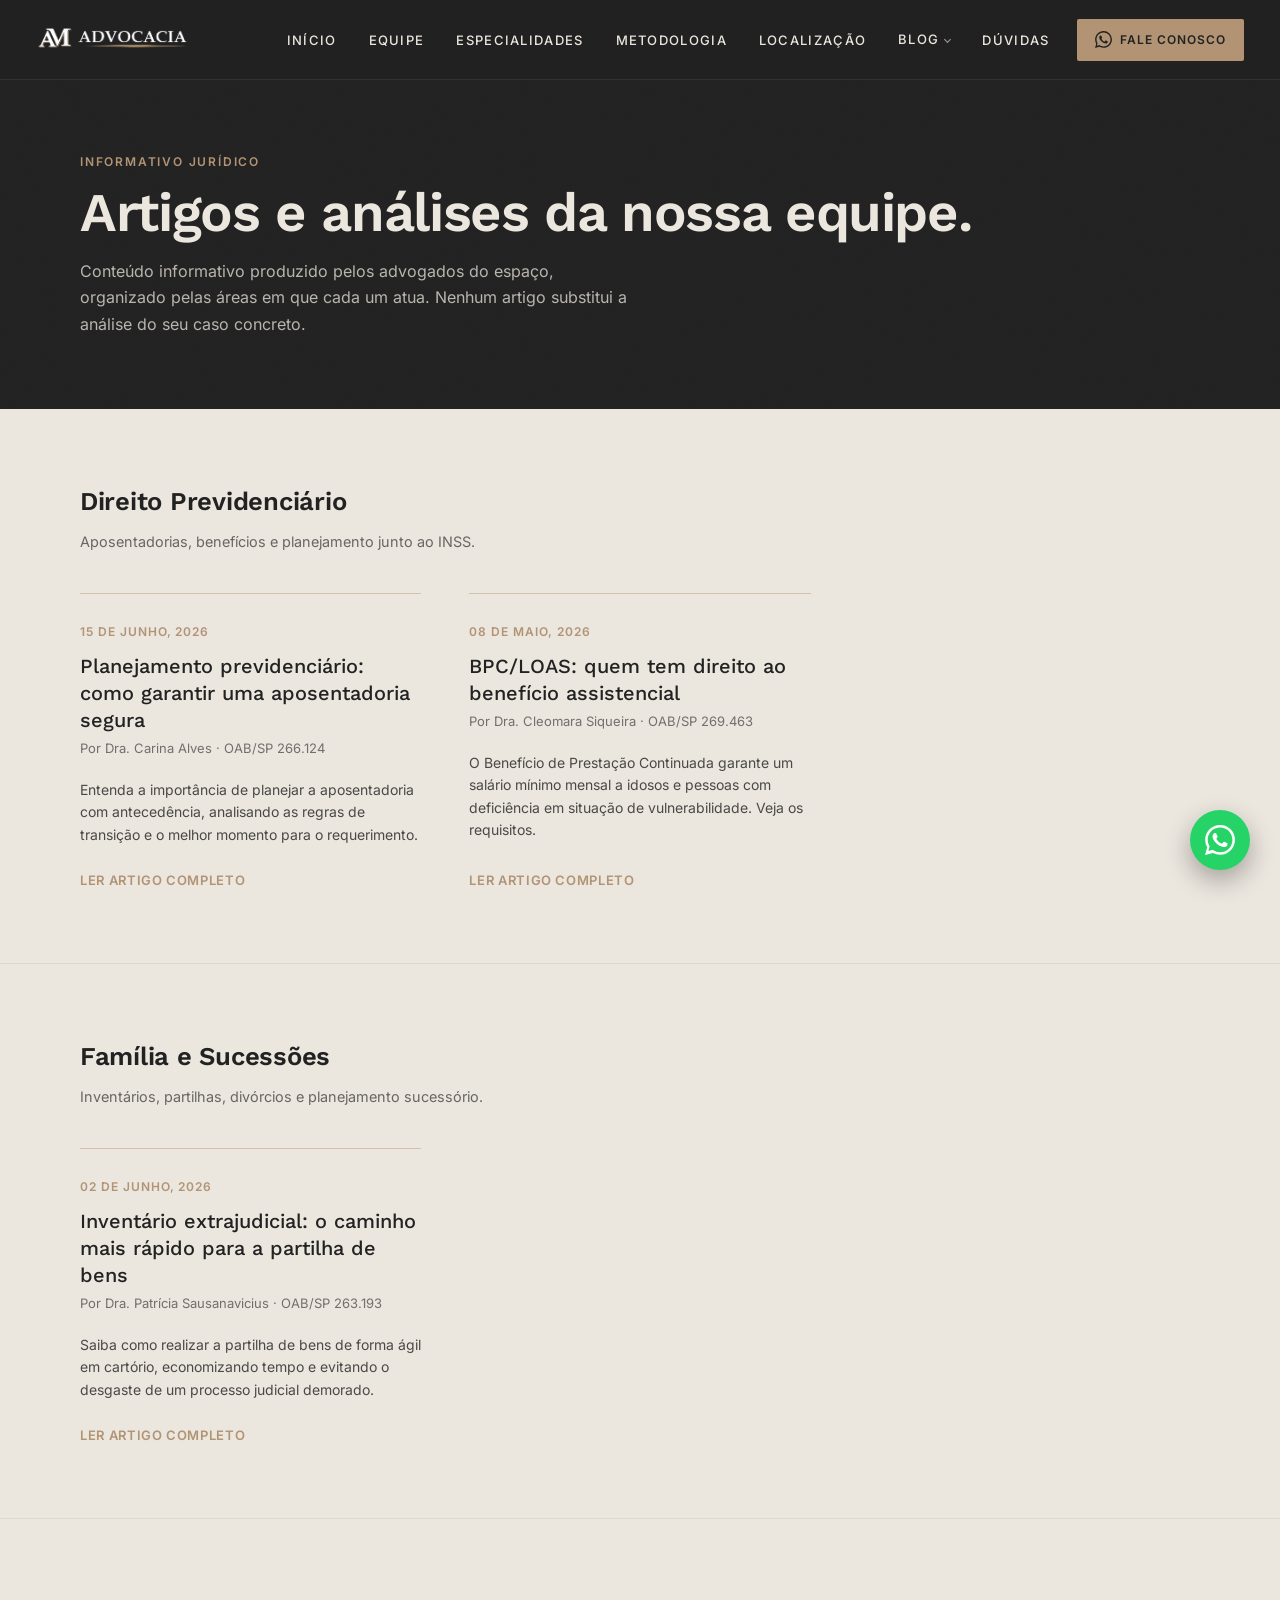
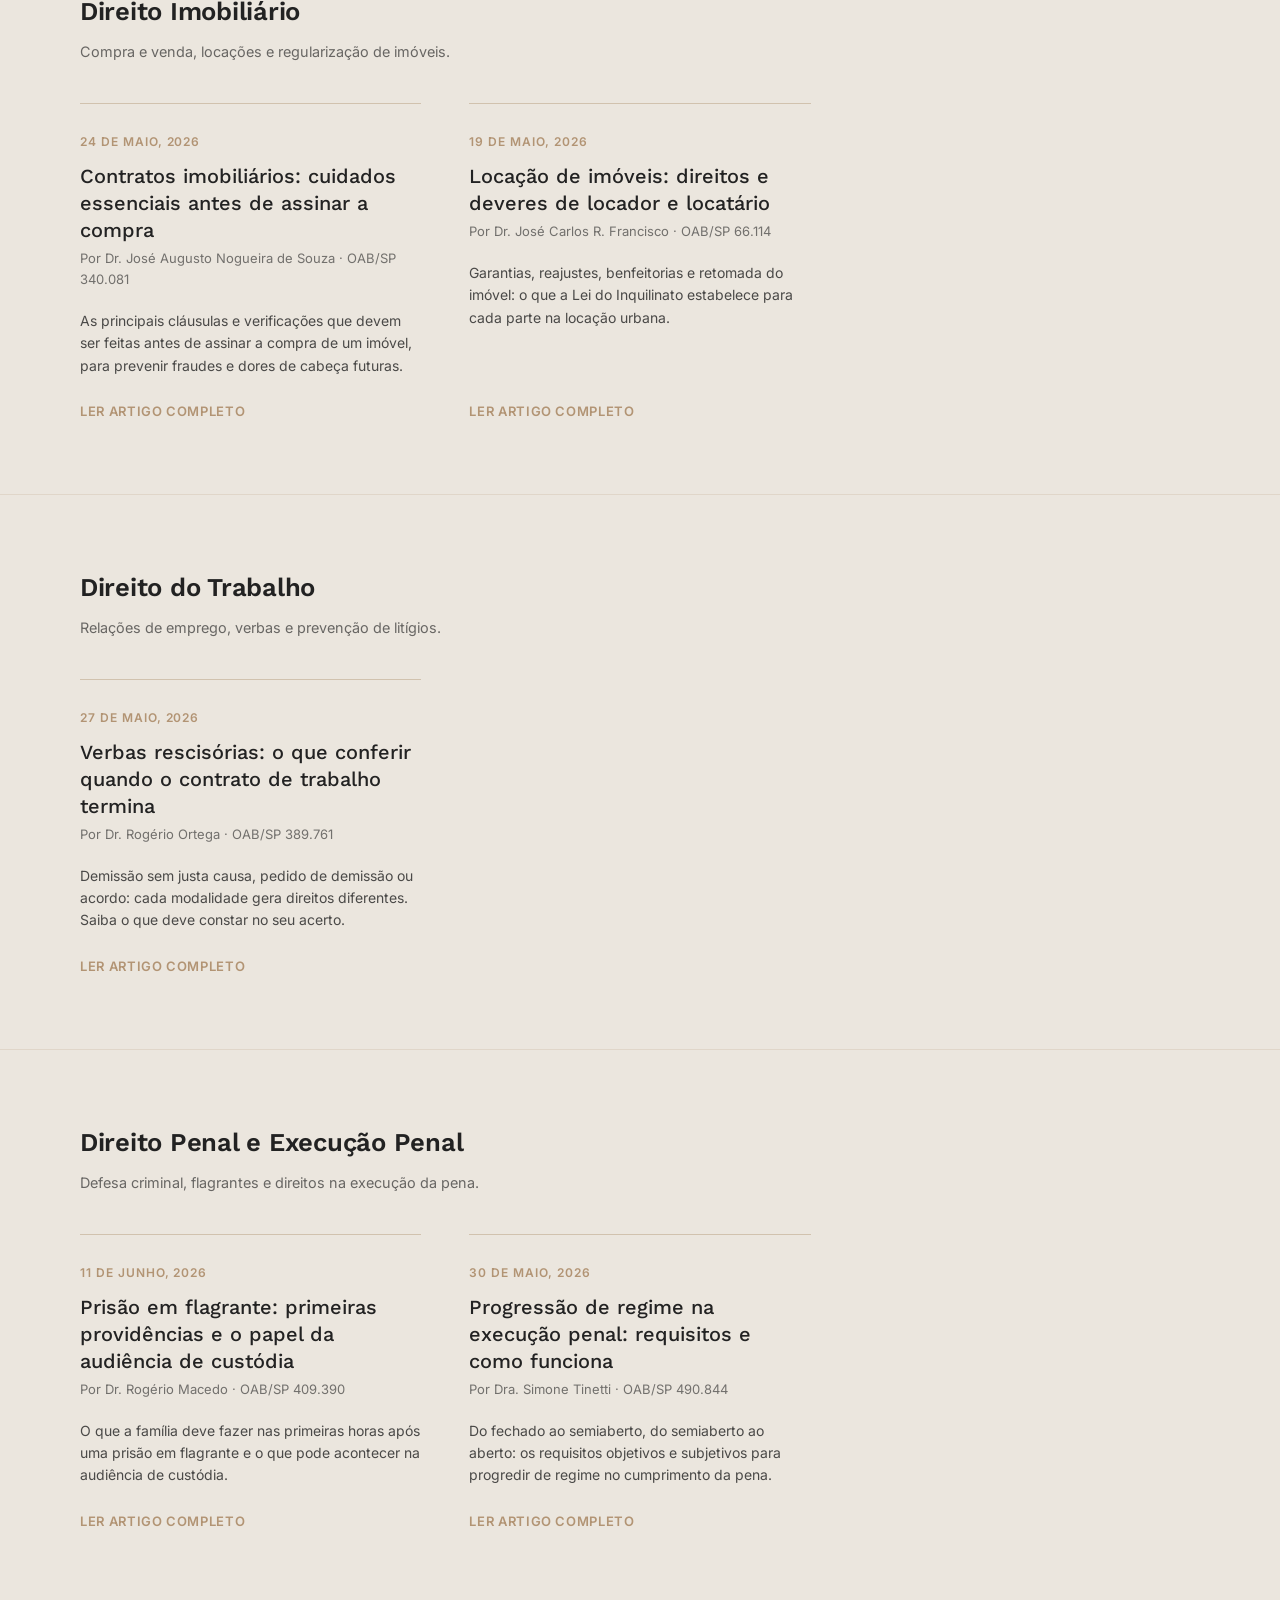
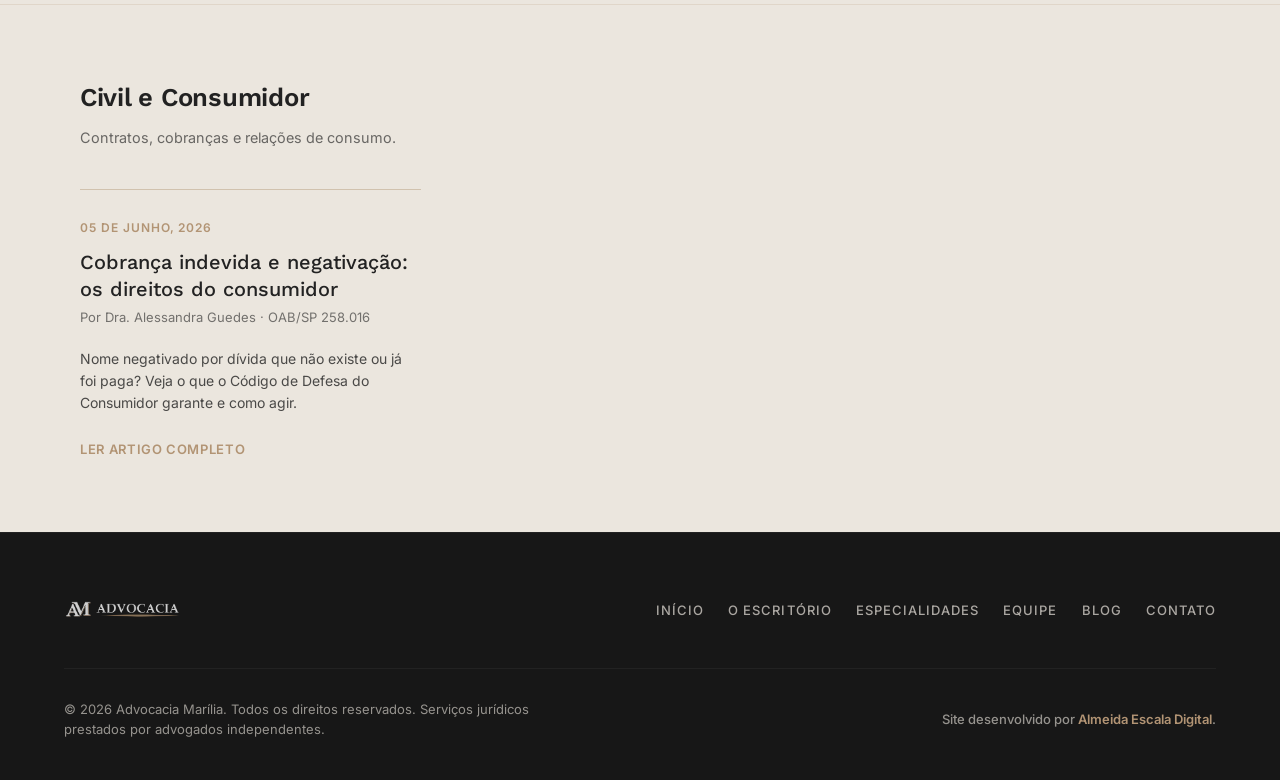
<file: blog/index.html>
<!DOCTYPE html>
<html lang="pt-BR">
<head>
    <meta charset="UTF-8">
    <meta name="viewport" content="width=device-width, initial-scale=1.0">
    <meta name="description" content="Artigos e análises dos advogados da Advocacia Marília: Previdenciário, Família e Sucessões, Imobiliário, Trabalhista, Penal e Consumidor.">
    <meta name="theme-color" content="#222222">
    <meta property="og:type" content="website">
    <meta property="og:title" content="Blog | Advocacia Marília | Informativo Jurídico">
    <meta property="og:description" content="Artigos e análises dos advogados da Advocacia Marília: Previdenciário, Família e Sucessões, Imobiliário, Trabalhista, Penal e Consumidor.">
    <meta property="og:locale" content="pt_BR">
    <link rel="icon" type="image/png" sizes="32x32" href="../assets/images/favicon-32x32.png">
    <link rel="icon" type="image/png" sizes="16x16" href="../assets/images/favicon-16x16.png">
    <link rel="apple-touch-icon" href="../assets/images/apple-touch-icon.png">
    <title>Blog | Advocacia Marília | Informativo Jurídico</title>

    <link rel="preload" href="../fonts/WorkSans-SemiBold.woff2" as="font" type="font/woff2" crossorigin>

    <link rel="stylesheet" href="../style.css?v=44">
</head>
<body class="page-blog">

    <nav class="navbar scrolled" id="navbar">
        <div class="nav-container">
            <a href="../index.html" class="nav-logo" aria-label="Advocacia Marília - Voltar ao início">
                <img src="../assets/images/logo.png" alt="Logo Advocacia Marília" class="logo-img">
            </a>

            <button class="menu-toggle" id="menuToggle" aria-label="Abrir menu de navegação" aria-expanded="false" aria-controls="navLinks">
                <span class="bar"></span>
                <span class="bar"></span>
                <span class="bar"></span>
            </button>

            <ul class="nav-links" id="navLinks">
                <li><a href="../index.html" class="nav-item">Início</a></li>
                <li><a href="../index.html#equipe" class="nav-item">Equipe</a></li>
                <li><a href="../index.html#atuacao" class="nav-item">Especialidades</a></li>
                <li><a href="../index.html#metodologia" class="nav-item">Metodologia</a></li>
                <li><a href="../index.html#localizacao" class="nav-item">Localização</a></li>
                <li><a href="../blog/" class="nav-item" data-dropdown="blog">Blog</a></li>
                <li><a href="../index.html#faq" class="nav-item">Dúvidas</a></li>
            </ul>

            <a href="https://wa.me/5514996108384?text=Ol%C3%A1!%20Vim%20pelo%20site%20da%20Advocacia%20Mar%C3%ADlia%20e%20gostaria%20de%20falar%20com%20um%20advogado." target="_blank" rel="noopener noreferrer" class="nav-whatsapp cta-anim" aria-label="Fale conosco no WhatsApp">
                <svg viewBox="0 0 24 24" xmlns="http://www.w3.org/2000/svg" fill="currentColor" class="nav-whatsapp-icon" aria-hidden="true">
                    <path d="M.057 24l1.687-6.163a11.867 11.867 0 0 1-1.587-5.946C.16 5.335 5.495 0 12.05 0a11.817 11.817 0 0 1 8.413 3.488 11.824 11.824 0 0 1 3.48 8.414c-.003 6.557-5.338 11.892-11.893 11.892a11.9 11.9 0 0 1-5.688-1.448L.057 24zm6.597-3.807c1.676.995 3.276 1.591 5.392 1.592 5.448 0 9.886-4.434 9.889-9.885.002-5.462-4.415-9.89-9.881-9.892-5.452 0-9.887 4.434-9.889 9.884a9.86 9.86 0 0 0 1.51 5.26l-.999 3.648 3.748-.984zm11.387-5.464c-.074-.124-.272-.198-.57-.347-.297-.149-1.758-.868-2.031-.967-.272-.099-.47-.149-.669.149-.198.297-.768.967-.941 1.165-.173.198-.347.223-.644.074-.297-.149-1.255-.462-2.39-1.475-.883-.788-1.48-1.761-1.653-2.059-.173-.297-.018-.458.13-.606.134-.133.297-.347.446-.521.151-.172.2-.296.3-.495.099-.198.05-.372-.025-.521-.075-.148-.669-1.611-.916-2.206-.242-.579-.487-.501-.669-.51l-.57-.01a1.1 1.1 0 0 0-.792.372c-.272.297-1.04 1.016-1.04 2.479s1.065 2.876 1.213 3.074c.149.198 2.095 3.2 5.076 4.487.709.306 1.263.489 1.694.626.712.226 1.36.194 1.872.118.571-.085 1.758-.719 2.006-1.413.248-.695.248-1.29.173-1.414z"/>
                </svg>
                <span class="cta-label"><span class="cta-label-inner">Fale Conosco</span><span class="cta-label-inner" aria-hidden="true">Fale Conosco</span></span>
            </a>
        </div>
    </nav>

    <header class="blog-hero">
        <div class="section-container">
            <span class="section-kicker light">Informativo Jurídico</span>
            <h1 class="blog-hero-title">Artigos e análises da nossa equipe.</h1>
            <p class="blog-hero-sub">Conteúdo informativo produzido pelos advogados do espaço, organizado pelas áreas em que cada um atua. Nenhum artigo substitui a análise do seu caso concreto.</p>
        </div>
    </header>

    <main>
        <section class="blog-cat" id="previdenciario">
            <div class="section-container">
                <h2 class="blog-cat-title">Direito Previdenciário</h2>
                <p class="blog-cat-sub">Aposentadorias, benefícios e planejamento junto ao INSS.</p>
                <div class="blog-grid">
                    <article class="blog-card">
                        <span class="blog-date">15 de Junho, 2026</span>
                        <h3 class="blog-card-title">Planejamento previdenciário: como garantir uma aposentadoria segura</h3>
                        <p class="blog-card-author">Por Dra. Carina Alves · OAB/SP 266.124</p>
                        <p class="blog-card-excerpt">Entenda a importância de planejar a aposentadoria com antecedência, analisando as regras de transição e o melhor momento para o requerimento.</p>
                        <a href="planejamento-previdenciario/" class="blog-read-more" aria-label="Ler o artigo: Planejamento previdenciário: como garantir uma aposentadoria segura"><span class="blog-read-more-label">Ler artigo completo</span></a>
                    </article>
                    <article class="blog-card">
                        <span class="blog-date">08 de Maio, 2026</span>
                        <h3 class="blog-card-title">BPC/LOAS: quem tem direito ao benefício assistencial</h3>
                        <p class="blog-card-author">Por Dra. Cleomara Siqueira · OAB/SP 269.463</p>
                        <p class="blog-card-excerpt">O Benefício de Prestação Continuada garante um salário mínimo mensal a idosos e pessoas com deficiência em situação de vulnerabilidade. Veja os requisitos.</p>
                        <a href="bpc-loas-quem-tem-direito/" class="blog-read-more" aria-label="Ler o artigo: BPC/LOAS: quem tem direito ao benefício assistencial"><span class="blog-read-more-label">Ler artigo completo</span></a>
                    </article>
                </div>
            </div>
        </section>
        <section class="blog-cat" id="familia-sucessoes">
            <div class="section-container">
                <h2 class="blog-cat-title">Família e Sucessões</h2>
                <p class="blog-cat-sub">Inventários, partilhas, divórcios e planejamento sucessório.</p>
                <div class="blog-grid">
                    <article class="blog-card">
                        <span class="blog-date">02 de Junho, 2026</span>
                        <h3 class="blog-card-title">Inventário extrajudicial: o caminho mais rápido para a partilha de bens</h3>
                        <p class="blog-card-author">Por Dra. Patrícia Sausanavicius · OAB/SP 263.193</p>
                        <p class="blog-card-excerpt">Saiba como realizar a partilha de bens de forma ágil em cartório, economizando tempo e evitando o desgaste de um processo judicial demorado.</p>
                        <a href="inventario-extrajudicial/" class="blog-read-more" aria-label="Ler o artigo: Inventário extrajudicial: o caminho mais rápido para a partilha de bens"><span class="blog-read-more-label">Ler artigo completo</span></a>
                    </article>
                </div>
            </div>
        </section>
        <section class="blog-cat" id="imobiliario">
            <div class="section-container">
                <h2 class="blog-cat-title">Direito Imobiliário</h2>
                <p class="blog-cat-sub">Compra e venda, locações e regularização de imóveis.</p>
                <div class="blog-grid">
                    <article class="blog-card">
                        <span class="blog-date">24 de Maio, 2026</span>
                        <h3 class="blog-card-title">Contratos imobiliários: cuidados essenciais antes de assinar a compra</h3>
                        <p class="blog-card-author">Por Dr. José Augusto Nogueira de Souza · OAB/SP 340.081</p>
                        <p class="blog-card-excerpt">As principais cláusulas e verificações que devem ser feitas antes de assinar a compra de um imóvel, para prevenir fraudes e dores de cabeça futuras.</p>
                        <a href="contratos-imobiliarios-compra-segura/" class="blog-read-more" aria-label="Ler o artigo: Contratos imobiliários: cuidados essenciais antes de assinar a compra"><span class="blog-read-more-label">Ler artigo completo</span></a>
                    </article>
                    <article class="blog-card">
                        <span class="blog-date">19 de Maio, 2026</span>
                        <h3 class="blog-card-title">Locação de imóveis: direitos e deveres de locador e locatário</h3>
                        <p class="blog-card-author">Por Dr. José Carlos R. Francisco · OAB/SP 66.114</p>
                        <p class="blog-card-excerpt">Garantias, reajustes, benfeitorias e retomada do imóvel: o que a Lei do Inquilinato estabelece para cada parte na locação urbana.</p>
                        <a href="locacao-de-imoveis-direitos-e-deveres/" class="blog-read-more" aria-label="Ler o artigo: Locação de imóveis: direitos e deveres de locador e locatário"><span class="blog-read-more-label">Ler artigo completo</span></a>
                    </article>
                </div>
            </div>
        </section>
        <section class="blog-cat" id="trabalhista">
            <div class="section-container">
                <h2 class="blog-cat-title">Direito do Trabalho</h2>
                <p class="blog-cat-sub">Relações de emprego, verbas e prevenção de litígios.</p>
                <div class="blog-grid">
                    <article class="blog-card">
                        <span class="blog-date">27 de Maio, 2026</span>
                        <h3 class="blog-card-title">Verbas rescisórias: o que conferir quando o contrato de trabalho termina</h3>
                        <p class="blog-card-author">Por Dr. Rogério Ortega · OAB/SP 389.761</p>
                        <p class="blog-card-excerpt">Demissão sem justa causa, pedido de demissão ou acordo: cada modalidade gera direitos diferentes. Saiba o que deve constar no seu acerto.</p>
                        <a href="verbas-rescisorias-o-que-conferir/" class="blog-read-more" aria-label="Ler o artigo: Verbas rescisórias: o que conferir quando o contrato de trabalho termina"><span class="blog-read-more-label">Ler artigo completo</span></a>
                    </article>
                </div>
            </div>
        </section>
        <section class="blog-cat" id="penal">
            <div class="section-container">
                <h2 class="blog-cat-title">Direito Penal e Execução Penal</h2>
                <p class="blog-cat-sub">Defesa criminal, flagrantes e direitos na execução da pena.</p>
                <div class="blog-grid">
                    <article class="blog-card">
                        <span class="blog-date">11 de Junho, 2026</span>
                        <h3 class="blog-card-title">Prisão em flagrante: primeiras providências e o papel da audiência de custódia</h3>
                        <p class="blog-card-author">Por Dr. Rogério Macedo · OAB/SP 409.390</p>
                        <p class="blog-card-excerpt">O que a família deve fazer nas primeiras horas após uma prisão em flagrante e o que pode acontecer na audiência de custódia.</p>
                        <a href="prisao-em-flagrante-primeiras-providencias/" class="blog-read-more" aria-label="Ler o artigo: Prisão em flagrante: primeiras providências e o papel da audiência de custódia"><span class="blog-read-more-label">Ler artigo completo</span></a>
                    </article>
                    <article class="blog-card">
                        <span class="blog-date">30 de Maio, 2026</span>
                        <h3 class="blog-card-title">Progressão de regime na execução penal: requisitos e como funciona</h3>
                        <p class="blog-card-author">Por Dra. Simone Tinetti · OAB/SP 490.844</p>
                        <p class="blog-card-excerpt">Do fechado ao semiaberto, do semiaberto ao aberto: os requisitos objetivos e subjetivos para progredir de regime no cumprimento da pena.</p>
                        <a href="progressao-de-regime-execucao-penal/" class="blog-read-more" aria-label="Ler o artigo: Progressão de regime na execução penal: requisitos e como funciona"><span class="blog-read-more-label">Ler artigo completo</span></a>
                    </article>
                </div>
            </div>
        </section>
        <section class="blog-cat" id="civil-consumidor">
            <div class="section-container">
                <h2 class="blog-cat-title">Civil e Consumidor</h2>
                <p class="blog-cat-sub">Contratos, cobranças e relações de consumo.</p>
                <div class="blog-grid">
                    <article class="blog-card">
                        <span class="blog-date">05 de Junho, 2026</span>
                        <h3 class="blog-card-title">Cobrança indevida e negativação: os direitos do consumidor</h3>
                        <p class="blog-card-author">Por Dra. Alessandra Guedes · OAB/SP 258.016</p>
                        <p class="blog-card-excerpt">Nome negativado por dívida que não existe ou já foi paga? Veja o que o Código de Defesa do Consumidor garante e como agir.</p>
                        <a href="cobranca-indevida-e-negativacao/" class="blog-read-more" aria-label="Ler o artigo: Cobrança indevida e negativação: os direitos do consumidor"><span class="blog-read-more-label">Ler artigo completo</span></a>
                    </article>
                </div>
            </div>
        </section>
    </main>

    <footer class="footer">
        <div class="footer-container">
            <div class="footer-top">
                <a href="../index.html" class="footer-logo" aria-label="Advocacia Marília - Voltar ao início">
                    <img src="../assets/images/logo.png" alt="Logo Advocacia Marília" class="logo-img-footer">
                </a>
                <ul class="footer-nav">
                    <li><a href="../index.html">Início</a></li>
                    <li><a href="../index.html#sobre">O Escritório</a></li>
                    <li><a href="../index.html#atuacao">Especialidades</a></li>
                    <li><a href="../index.html#equipe">Equipe</a></li>
                    <li><a href="../blog/">Blog</a></li>
                    <li><a href="../index.html#contato">Contato</a></li>
                </ul>
            </div>

            <div class="footer-bottom">
                <p class="footer-copy">&copy; 2026 Advocacia Marília. Todos os direitos reservados. Serviços jurídicos prestados por advogados independentes.</p>
                <p class="footer-credit">Site desenvolvido por <a href="https://almeidaescaladigital.com" target="_blank" rel="noopener noreferrer" class="credit-link">Almeida Escala Digital</a>.</p>
            </div>
        </div>
    </footer>

    <div class="wa-widget" id="waWidget">
        <div class="wa-tooltip" id="waTooltip" aria-live="polite">
            <span>Olá, como posso ajudar?</span>
            <button class="wa-tooltip-close" id="waTooltipClose" aria-label="Fechar balão de ajuda">&times;</button>
        </div>

        <a class="wa-btn" id="waBtn" href="https://wa.me/5514996108384?text=Ol%C3%A1!%20Vim%20pelo%20site%20da%20Advocacia%20Mar%C3%ADlia%20e%20gostaria%20de%20falar%20com%20um%20advogado." target="_blank" rel="noopener noreferrer" aria-label="Fale conosco no WhatsApp">
            <svg viewBox="0 0 24 24" xmlns="http://www.w3.org/2000/svg" fill="currentColor" class="wa-icon" aria-hidden="true">
                <path d="M.057 24l1.687-6.163a11.867 11.867 0 0 1-1.587-5.946C.16 5.335 5.495 0 12.05 0a11.817 11.817 0 0 1 8.413 3.488 11.824 11.824 0 0 1 3.48 8.414c-.003 6.557-5.338 11.892-11.893 11.892a11.9 11.9 0 0 1-5.688-1.448L.057 24zm6.597-3.807c1.676.995 3.276 1.591 5.392 1.592 5.448 0 9.886-4.434 9.889-9.885.002-5.462-4.415-9.89-9.881-9.892-5.452 0-9.887 4.434-9.889 9.884a9.86 9.86 0 0 0 1.51 5.26l-.999 3.648 3.748-.984zm11.387-5.464c-.074-.124-.272-.198-.57-.347-.297-.149-1.758-.868-2.031-.967-.272-.099-.47-.149-.669.149-.198.297-.768.967-.941 1.165-.173.198-.347.223-.644.074-.297-.149-1.255-.462-2.39-1.475-.883-.788-1.48-1.761-1.653-2.059-.173-.297-.018-.458.13-.606.134-.133.297-.347.446-.521.151-.172.2-.296.3-.495.099-.198.05-.372-.025-.521-.075-.148-.669-1.611-.916-2.206-.242-.579-.487-.501-.669-.51l-.57-.01a1.1 1.1 0 0 0-.792.372c-.272.297-1.04 1.016-1.04 2.479s1.065 2.876 1.213 3.074c.149.198 2.095 3.2 5.076 4.487.709.306 1.263.489 1.694.626.712.226 1.36.194 1.872.118.571-.085 1.758-.719 2.006-1.413.248-.695.248-1.29.173-1.414z"/>
            </svg>
        </a>

        <div class="wa-panel" id="waPanel" role="dialog" aria-label="Atendimento Advocacia Marília">
            <header class="wa-panel-header">
                <span class="wa-avatar" aria-hidden="true"></span>
                <div class="wa-brand">
                    <span class="wa-brand-name">Advocacia Marília</span>
                    <span class="wa-brand-status"><span class="wa-status-dot" aria-hidden="true"></span>Atendimento Digital</span>
                </div>
            </header>

            <div class="wa-panel-body" id="waPanelBody">
                <div class="wa-chat-area" id="waChatArea">
                    <div class="wa-message wa-msg-received">
                        <p>Olá! Selecione uma das perguntas abaixo ou fale direto com nossa equipe:</p>
                    </div>
                </div>

                <div class="wa-faq-list" id="waFaqList">
                    <button class="wa-faq-btn" data-id="1">Como funciona o atendimento de advogados autônomos?</button>
                    <button class="wa-faq-btn" data-id="2">Como posso agendar uma consulta jurídica?</button>
                    <button class="wa-faq-btn" data-id="3">Quais documentos levar para a primeira consulta?</button>
                    <button class="wa-faq-btn" data-id="4">Onde fica localizado o escritório?</button>
                </div>
            </div>

            <footer class="wa-panel-footer">
                <a href="https://wa.me/5514996108384?text=Ol%C3%A1!%20Vim%20pelo%20site%20da%20Advocacia%20Mar%C3%ADlia%20e%20gostaria%20de%20falar%20com%20um%20advogado." target="_blank" rel="noopener noreferrer" class="wa-direct-link">
                    <svg viewBox="0 0 24 24" xmlns="http://www.w3.org/2000/svg" fill="currentColor" aria-hidden="true"><path d="M.057 24l1.687-6.163a11.867 11.867 0 0 1-1.587-5.946C.16 5.335 5.495 0 12.05 0a11.817 11.817 0 0 1 8.413 3.488 11.824 11.824 0 0 1 3.48 8.414c-.003 6.557-5.338 11.892-11.893 11.892a11.9 11.9 0 0 1-5.688-1.448L.057 24zm6.597-3.807c1.676.995 3.276 1.591 5.392 1.592 5.448 0 9.886-4.434 9.889-9.885.002-5.462-4.415-9.89-9.881-9.892-5.452 0-9.887 4.434-9.889 9.884a9.86 9.86 0 0 0 1.51 5.26l-.999 3.648 3.748-.984zm11.387-5.464c-.074-.124-.272-.198-.57-.347-.297-.149-1.758-.868-2.031-.967-.272-.099-.47-.149-.669.149-.198.297-.768.967-.941 1.165-.173.198-.347.223-.644.074-.297-.149-1.255-.462-2.39-1.475-.883-.788-1.48-1.761-1.653-2.059-.173-.297-.018-.458.13-.606.134-.133.297-.347.446-.521.151-.172.2-.296.3-.495.099-.198.05-.372-.025-.521-.075-.148-.669-1.611-.916-2.206-.242-.579-.487-.501-.669-.51l-.57-.01a1.1 1.1 0 0 0-.792.372c-.272.297-1.04 1.016-1.04 2.479s1.065 2.876 1.213 3.074c.149.198 2.095 3.2 5.076 4.487.709.306 1.263.489 1.694.626.712.226 1.36.194 1.872.118.571-.085 1.758-.719 2.006-1.413.248-.695.248-1.29.173-1.414z"/></svg>
                    Falar no WhatsApp
                </a>
            </footer>
        </div>
    </div>

    <script src="../lenis.min.js" defer></script>
    <script src="../script.js?v=19" defer></script>
</body>
</html>
</file>
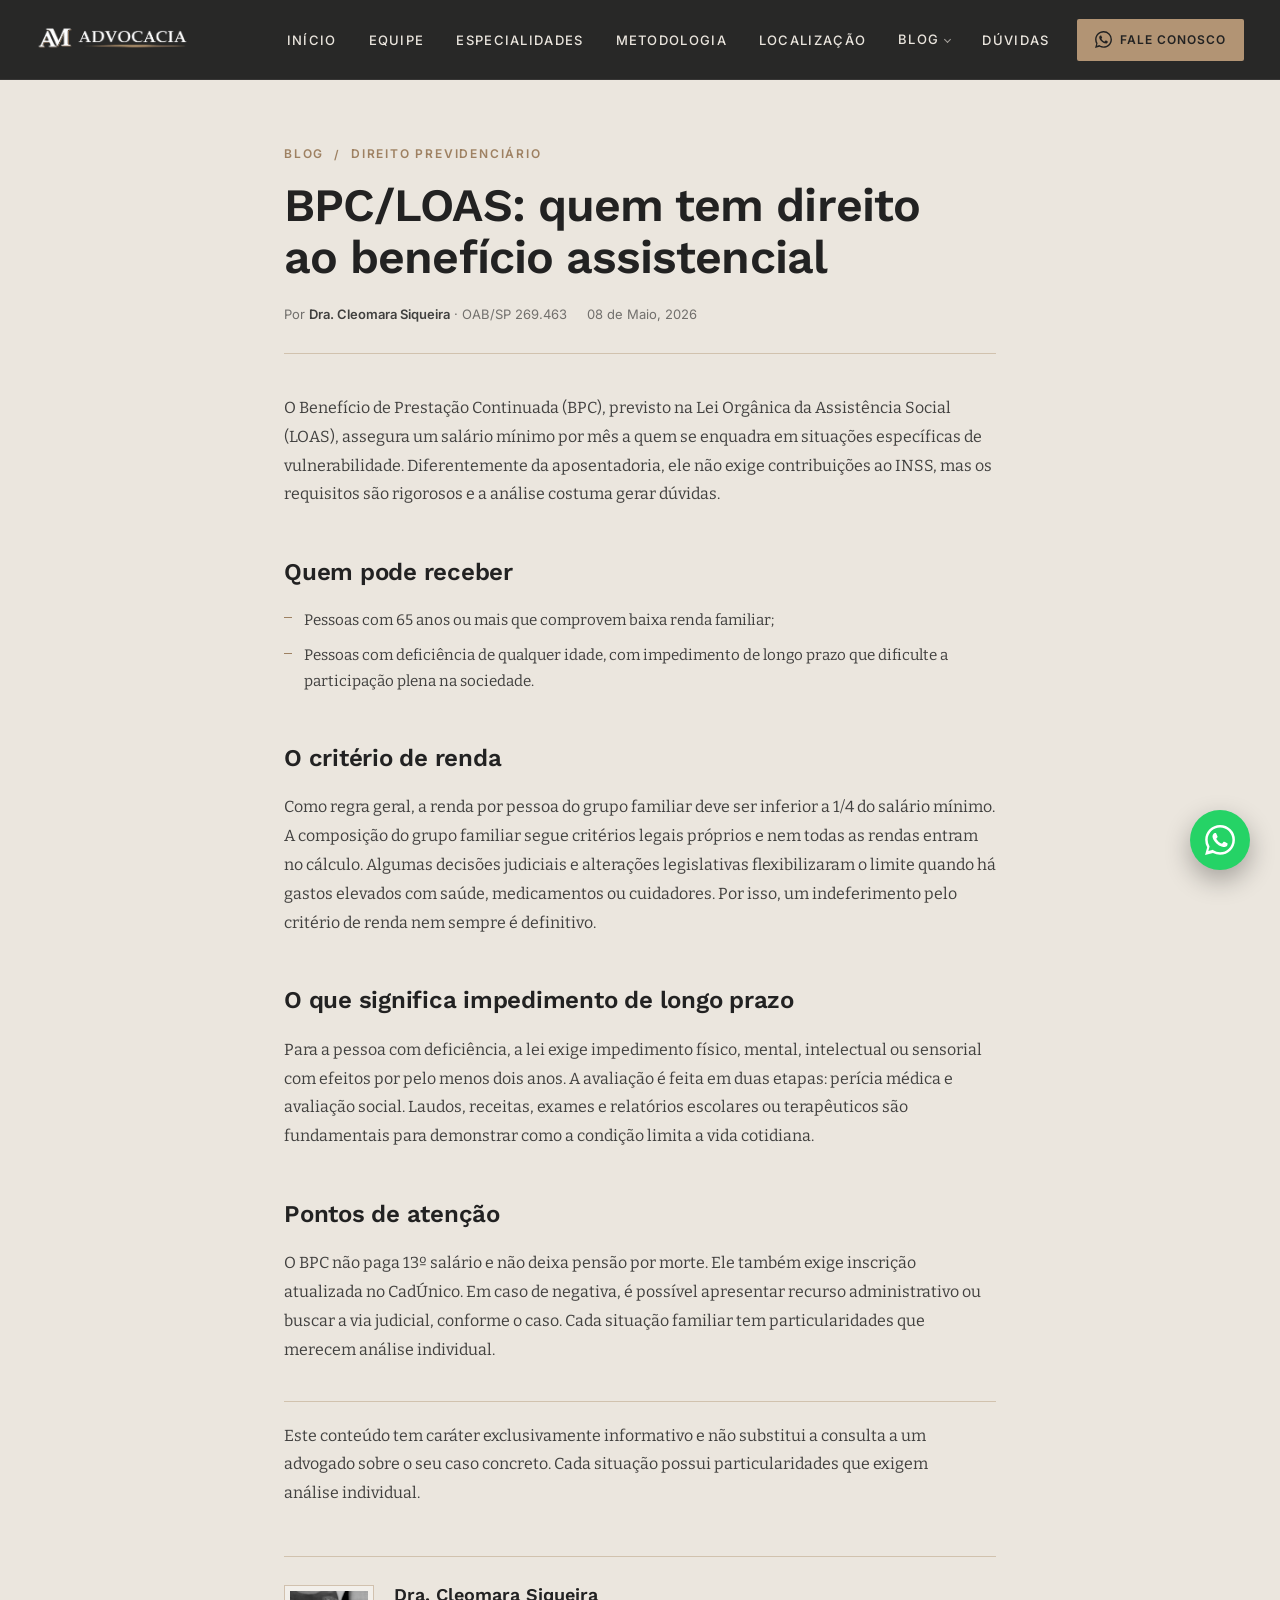
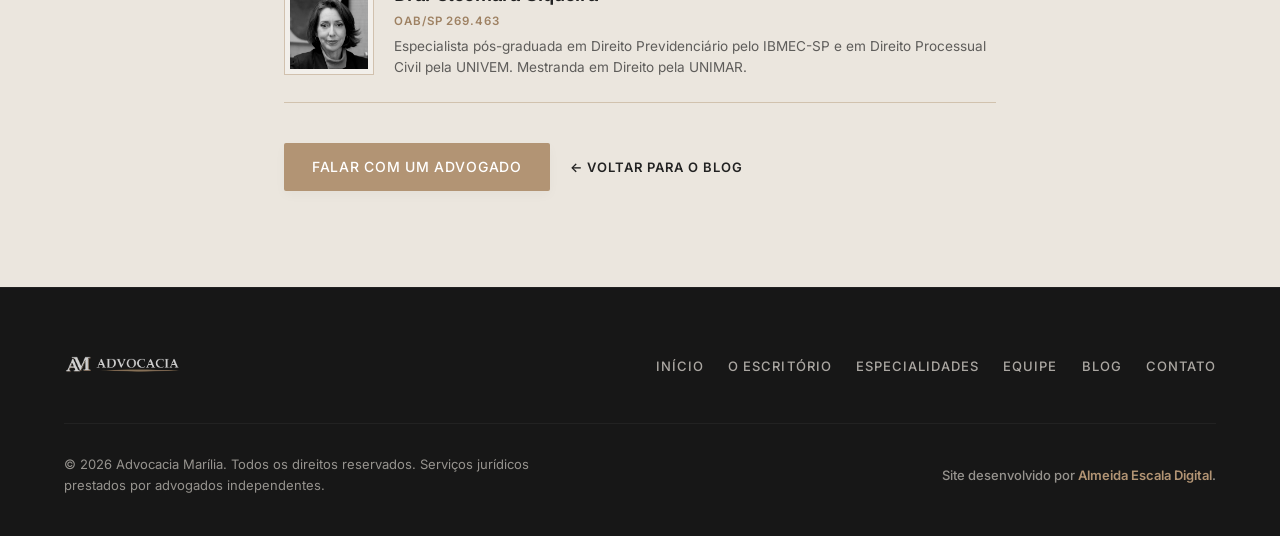
<file: blog/bpc-loas-quem-tem-direito/index.html>
<!DOCTYPE html>
<html lang="pt-BR">
<head>
    <meta charset="UTF-8">
    <meta name="viewport" content="width=device-width, initial-scale=1.0">
    <meta name="description" content="O Benefício de Prestação Continuada garante um salário mínimo mensal a idosos e pessoas com deficiência em situação de vulnerabilidade. Veja os requisitos.">
    <meta name="theme-color" content="#222222">
    <meta property="og:type" content="article">
    <meta property="og:title" content="BPC/LOAS: quem tem direito ao benefício assistencial | Advocacia Marília">
    <meta property="og:description" content="O Benefício de Prestação Continuada garante um salário mínimo mensal a idosos e pessoas com deficiência em situação de vulnerabilidade. Veja os requisitos.">
    <meta property="og:locale" content="pt_BR">
    <link rel="icon" type="image/png" sizes="32x32" href="../../assets/images/favicon-32x32.png">
    <link rel="icon" type="image/png" sizes="16x16" href="../../assets/images/favicon-16x16.png">
    <link rel="apple-touch-icon" href="../../assets/images/apple-touch-icon.png">
    <title>BPC/LOAS: quem tem direito ao benefício assistencial | Advocacia Marília</title>

    <link rel="preload" href="../../fonts/WorkSans-SemiBold.woff2" as="font" type="font/woff2" crossorigin>

    <link rel="stylesheet" href="../../style.css?v=44">
</head>
<body class="page-blog">

    <nav class="navbar scrolled" id="navbar">
        <div class="nav-container">
            <a href="../../index.html" class="nav-logo" aria-label="Advocacia Marília - Voltar ao início">
                <img src="../../assets/images/logo.png" alt="Logo Advocacia Marília" class="logo-img">
            </a>

            <button class="menu-toggle" id="menuToggle" aria-label="Abrir menu de navegação" aria-expanded="false" aria-controls="navLinks">
                <span class="bar"></span>
                <span class="bar"></span>
                <span class="bar"></span>
            </button>

            <ul class="nav-links" id="navLinks">
                <li><a href="../../index.html" class="nav-item">Início</a></li>
                <li><a href="../../index.html#equipe" class="nav-item">Equipe</a></li>
                <li><a href="../../index.html#atuacao" class="nav-item">Especialidades</a></li>
                <li><a href="../../index.html#metodologia" class="nav-item">Metodologia</a></li>
                <li><a href="../../index.html#localizacao" class="nav-item">Localização</a></li>
                <li><a href="../../blog/" class="nav-item" data-dropdown="blog">Blog</a></li>
                <li><a href="../../index.html#faq" class="nav-item">Dúvidas</a></li>
            </ul>

            <a href="https://wa.me/5514996108384?text=Ol%C3%A1!%20Vim%20pelo%20site%20da%20Advocacia%20Mar%C3%ADlia%20e%20gostaria%20de%20falar%20com%20um%20advogado." target="_blank" rel="noopener noreferrer" class="nav-whatsapp cta-anim" aria-label="Fale conosco no WhatsApp">
                <svg viewBox="0 0 24 24" xmlns="http://www.w3.org/2000/svg" fill="currentColor" class="nav-whatsapp-icon" aria-hidden="true">
                    <path d="M.057 24l1.687-6.163a11.867 11.867 0 0 1-1.587-5.946C.16 5.335 5.495 0 12.05 0a11.817 11.817 0 0 1 8.413 3.488 11.824 11.824 0 0 1 3.48 8.414c-.003 6.557-5.338 11.892-11.893 11.892a11.9 11.9 0 0 1-5.688-1.448L.057 24zm6.597-3.807c1.676.995 3.276 1.591 5.392 1.592 5.448 0 9.886-4.434 9.889-9.885.002-5.462-4.415-9.89-9.881-9.892-5.452 0-9.887 4.434-9.889 9.884a9.86 9.86 0 0 0 1.51 5.26l-.999 3.648 3.748-.984zm11.387-5.464c-.074-.124-.272-.198-.57-.347-.297-.149-1.758-.868-2.031-.967-.272-.099-.47-.149-.669.149-.198.297-.768.967-.941 1.165-.173.198-.347.223-.644.074-.297-.149-1.255-.462-2.39-1.475-.883-.788-1.48-1.761-1.653-2.059-.173-.297-.018-.458.13-.606.134-.133.297-.347.446-.521.151-.172.2-.296.3-.495.099-.198.05-.372-.025-.521-.075-.148-.669-1.611-.916-2.206-.242-.579-.487-.501-.669-.51l-.57-.01a1.1 1.1 0 0 0-.792.372c-.272.297-1.04 1.016-1.04 2.479s1.065 2.876 1.213 3.074c.149.198 2.095 3.2 5.076 4.487.709.306 1.263.489 1.694.626.712.226 1.36.194 1.872.118.571-.085 1.758-.719 2.006-1.413.248-.695.248-1.29.173-1.414z"/>
                </svg>
                <span class="cta-label"><span class="cta-label-inner">Fale Conosco</span><span class="cta-label-inner" aria-hidden="true">Fale Conosco</span></span>
            </a>
        </div>
    </nav>

    <main class="article">
        <div class="article-container">
            <div class="article-kicker">
                <a href="../">Blog</a>
                <span aria-hidden="true">/</span>
                <a href="../#previdenciario">Direito Previdenciário</a>
            </div>
            <h1 class="article-title">BPC/LOAS: quem tem direito ao benefício assistencial</h1>
            <div class="article-meta">
                <span>Por <strong>Dra. Cleomara Siqueira</strong> · OAB/SP 269.463</span>
                <time datetime="2026-05-08">08 de Maio, 2026</time>
            </div>

            <div class="article-body">
<p>O Benefício de Prestação Continuada (BPC), previsto na Lei Orgânica da Assistência Social (LOAS), assegura um salário mínimo por mês a quem se enquadra em situações específicas de vulnerabilidade. Diferentemente da aposentadoria, ele não exige contribuições ao INSS, mas os requisitos são rigorosos e a análise costuma gerar dúvidas.</p>
<h2>Quem pode receber</h2>
<ul>
<li>Pessoas com 65 anos ou mais que comprovem baixa renda familiar;</li>
<li>Pessoas com deficiência de qualquer idade, com impedimento de longo prazo que dificulte a participação plena na sociedade.</li>
</ul>
<h2>O critério de renda</h2>
<p>Como regra geral, a renda por pessoa do grupo familiar deve ser inferior a 1/4 do salário mínimo. A composição do grupo familiar segue critérios legais próprios e nem todas as rendas entram no cálculo. Algumas decisões judiciais e alterações legislativas flexibilizaram o limite quando há gastos elevados com saúde, medicamentos ou cuidadores. Por isso, um indeferimento pelo critério de renda nem sempre é definitivo.</p>
<h2>O que significa impedimento de longo prazo</h2>
<p>Para a pessoa com deficiência, a lei exige impedimento físico, mental, intelectual ou sensorial com efeitos por pelo menos dois anos. A avaliação é feita em duas etapas: perícia médica e avaliação social. Laudos, receitas, exames e relatórios escolares ou terapêuticos são fundamentais para demonstrar como a condição limita a vida cotidiana.</p>
<h2>Pontos de atenção</h2>
<p>O BPC não paga 13º salário e não deixa pensão por morte. Ele também exige inscrição atualizada no CadÚnico. Em caso de negativa, é possível apresentar recurso administrativo ou buscar a via judicial, conforme o caso. Cada situação familiar tem particularidades que merecem análise individual.</p>
                <p class="article-disclaimer">Este conteúdo tem caráter exclusivamente informativo e não substitui a consulta a um advogado sobre o seu caso concreto. Cada situação possui particularidades que exigem análise individual.</p>
            </div>

            <div class="article-author">
                <span class="article-author-frame">
                    <span class="article-author-crop">
                        <img src="../../assets/images/equipe/cleomara.webp" alt="Dra. Cleomara Siqueira" class="article-author-photo" loading="lazy" style="--fx:52%;--fy:32%;--fs:1.98">
                    </span>
                </span>
                <div>
                    <span class="article-author-name">Dra. Cleomara Siqueira</span>
                    <span class="article-author-oab">OAB/SP 269.463</span>
                    <p class="article-author-bio">Especialista pós-graduada em Direito Previdenciário pelo IBMEC-SP e em Direito Processual Civil pela UNIVEM. Mestranda em Direito pela UNIMAR.</p>
                </div>
            </div>

            <div class="article-cta">
                <a href="https://wa.me/5514996108384?text=Ol%C3%A1!%20Vim%20pelo%20site%20da%20Advocacia%20Mar%C3%ADlia%2C%20li%20o%20artigo%20%22BPC%2FLOAS%3A%20quem%20tem%20direito%20ao%20benef%C3%ADcio%20assistencial%22%20e%20gostaria%20de%20mais%20informa%C3%A7%C3%B5es." target="_blank" rel="noopener noreferrer" class="btn btn-primary cta-anim"><span class="cta-label"><span class="cta-label-inner">Falar com um Advogado</span><span class="cta-label-inner" aria-hidden="true">Falar com um Advogado</span></span></a>
                <a href="../" class="article-back">&larr; Voltar para o blog</a>
            </div>
        </div>
    </main>

    <footer class="footer">
        <div class="footer-container">
            <div class="footer-top">
                <a href="../../index.html" class="footer-logo" aria-label="Advocacia Marília - Voltar ao início">
                    <img src="../../assets/images/logo.png" alt="Logo Advocacia Marília" class="logo-img-footer">
                </a>
                <ul class="footer-nav">
                    <li><a href="../../index.html">Início</a></li>
                    <li><a href="../../index.html#sobre">O Escritório</a></li>
                    <li><a href="../../index.html#atuacao">Especialidades</a></li>
                    <li><a href="../../index.html#equipe">Equipe</a></li>
                    <li><a href="../../blog/">Blog</a></li>
                    <li><a href="../../index.html#contato">Contato</a></li>
                </ul>
            </div>

            <div class="footer-bottom">
                <p class="footer-copy">&copy; 2026 Advocacia Marília. Todos os direitos reservados. Serviços jurídicos prestados por advogados independentes.</p>
                <p class="footer-credit">Site desenvolvido por <a href="https://almeidaescaladigital.com" target="_blank" rel="noopener noreferrer" class="credit-link">Almeida Escala Digital</a>.</p>
            </div>
        </div>
    </footer>

    <div class="wa-widget" id="waWidget">
        <div class="wa-tooltip" id="waTooltip" aria-live="polite">
            <span>Olá, como posso ajudar?</span>
            <button class="wa-tooltip-close" id="waTooltipClose" aria-label="Fechar balão de ajuda">&times;</button>
        </div>

        <a class="wa-btn" id="waBtn" href="https://wa.me/5514996108384?text=Ol%C3%A1!%20Vim%20pelo%20site%20da%20Advocacia%20Mar%C3%ADlia%20e%20gostaria%20de%20falar%20com%20um%20advogado." target="_blank" rel="noopener noreferrer" aria-label="Fale conosco no WhatsApp">
            <svg viewBox="0 0 24 24" xmlns="http://www.w3.org/2000/svg" fill="currentColor" class="wa-icon" aria-hidden="true">
                <path d="M.057 24l1.687-6.163a11.867 11.867 0 0 1-1.587-5.946C.16 5.335 5.495 0 12.05 0a11.817 11.817 0 0 1 8.413 3.488 11.824 11.824 0 0 1 3.48 8.414c-.003 6.557-5.338 11.892-11.893 11.892a11.9 11.9 0 0 1-5.688-1.448L.057 24zm6.597-3.807c1.676.995 3.276 1.591 5.392 1.592 5.448 0 9.886-4.434 9.889-9.885.002-5.462-4.415-9.89-9.881-9.892-5.452 0-9.887 4.434-9.889 9.884a9.86 9.86 0 0 0 1.51 5.26l-.999 3.648 3.748-.984zm11.387-5.464c-.074-.124-.272-.198-.57-.347-.297-.149-1.758-.868-2.031-.967-.272-.099-.47-.149-.669.149-.198.297-.768.967-.941 1.165-.173.198-.347.223-.644.074-.297-.149-1.255-.462-2.39-1.475-.883-.788-1.48-1.761-1.653-2.059-.173-.297-.018-.458.13-.606.134-.133.297-.347.446-.521.151-.172.2-.296.3-.495.099-.198.05-.372-.025-.521-.075-.148-.669-1.611-.916-2.206-.242-.579-.487-.501-.669-.51l-.57-.01a1.1 1.1 0 0 0-.792.372c-.272.297-1.04 1.016-1.04 2.479s1.065 2.876 1.213 3.074c.149.198 2.095 3.2 5.076 4.487.709.306 1.263.489 1.694.626.712.226 1.36.194 1.872.118.571-.085 1.758-.719 2.006-1.413.248-.695.248-1.29.173-1.414z"/>
            </svg>
        </a>

        <div class="wa-panel" id="waPanel" role="dialog" aria-label="Atendimento Advocacia Marília">
            <header class="wa-panel-header">
                <span class="wa-avatar" aria-hidden="true"></span>
                <div class="wa-brand">
                    <span class="wa-brand-name">Advocacia Marília</span>
                    <span class="wa-brand-status"><span class="wa-status-dot" aria-hidden="true"></span>Atendimento Digital</span>
                </div>
            </header>

            <div class="wa-panel-body" id="waPanelBody">
                <div class="wa-chat-area" id="waChatArea">
                    <div class="wa-message wa-msg-received">
                        <p>Olá! Selecione uma das perguntas abaixo ou fale direto com nossa equipe:</p>
                    </div>
                </div>

                <div class="wa-faq-list" id="waFaqList">
                    <button class="wa-faq-btn" data-id="1">Como funciona o atendimento de advogados autônomos?</button>
                    <button class="wa-faq-btn" data-id="2">Como posso agendar uma consulta jurídica?</button>
                    <button class="wa-faq-btn" data-id="3">Quais documentos levar para a primeira consulta?</button>
                    <button class="wa-faq-btn" data-id="4">Onde fica localizado o escritório?</button>
                </div>
            </div>

            <footer class="wa-panel-footer">
                <a href="https://wa.me/5514996108384?text=Ol%C3%A1!%20Vim%20pelo%20site%20da%20Advocacia%20Mar%C3%ADlia%20e%20gostaria%20de%20falar%20com%20um%20advogado." target="_blank" rel="noopener noreferrer" class="wa-direct-link">
                    <svg viewBox="0 0 24 24" xmlns="http://www.w3.org/2000/svg" fill="currentColor" aria-hidden="true"><path d="M.057 24l1.687-6.163a11.867 11.867 0 0 1-1.587-5.946C.16 5.335 5.495 0 12.05 0a11.817 11.817 0 0 1 8.413 3.488 11.824 11.824 0 0 1 3.48 8.414c-.003 6.557-5.338 11.892-11.893 11.892a11.9 11.9 0 0 1-5.688-1.448L.057 24zm6.597-3.807c1.676.995 3.276 1.591 5.392 1.592 5.448 0 9.886-4.434 9.889-9.885.002-5.462-4.415-9.89-9.881-9.892-5.452 0-9.887 4.434-9.889 9.884a9.86 9.86 0 0 0 1.51 5.26l-.999 3.648 3.748-.984zm11.387-5.464c-.074-.124-.272-.198-.57-.347-.297-.149-1.758-.868-2.031-.967-.272-.099-.47-.149-.669.149-.198.297-.768.967-.941 1.165-.173.198-.347.223-.644.074-.297-.149-1.255-.462-2.39-1.475-.883-.788-1.48-1.761-1.653-2.059-.173-.297-.018-.458.13-.606.134-.133.297-.347.446-.521.151-.172.2-.296.3-.495.099-.198.05-.372-.025-.521-.075-.148-.669-1.611-.916-2.206-.242-.579-.487-.501-.669-.51l-.57-.01a1.1 1.1 0 0 0-.792.372c-.272.297-1.04 1.016-1.04 2.479s1.065 2.876 1.213 3.074c.149.198 2.095 3.2 5.076 4.487.709.306 1.263.489 1.694.626.712.226 1.36.194 1.872.118.571-.085 1.758-.719 2.006-1.413.248-.695.248-1.29.173-1.414z"/></svg>
                    Falar no WhatsApp
                </a>
            </footer>
        </div>
    </div>

    <script src="../../lenis.min.js" defer></script>
    <script src="../../script.js?v=19" defer></script>
</body>
</html>
</file>
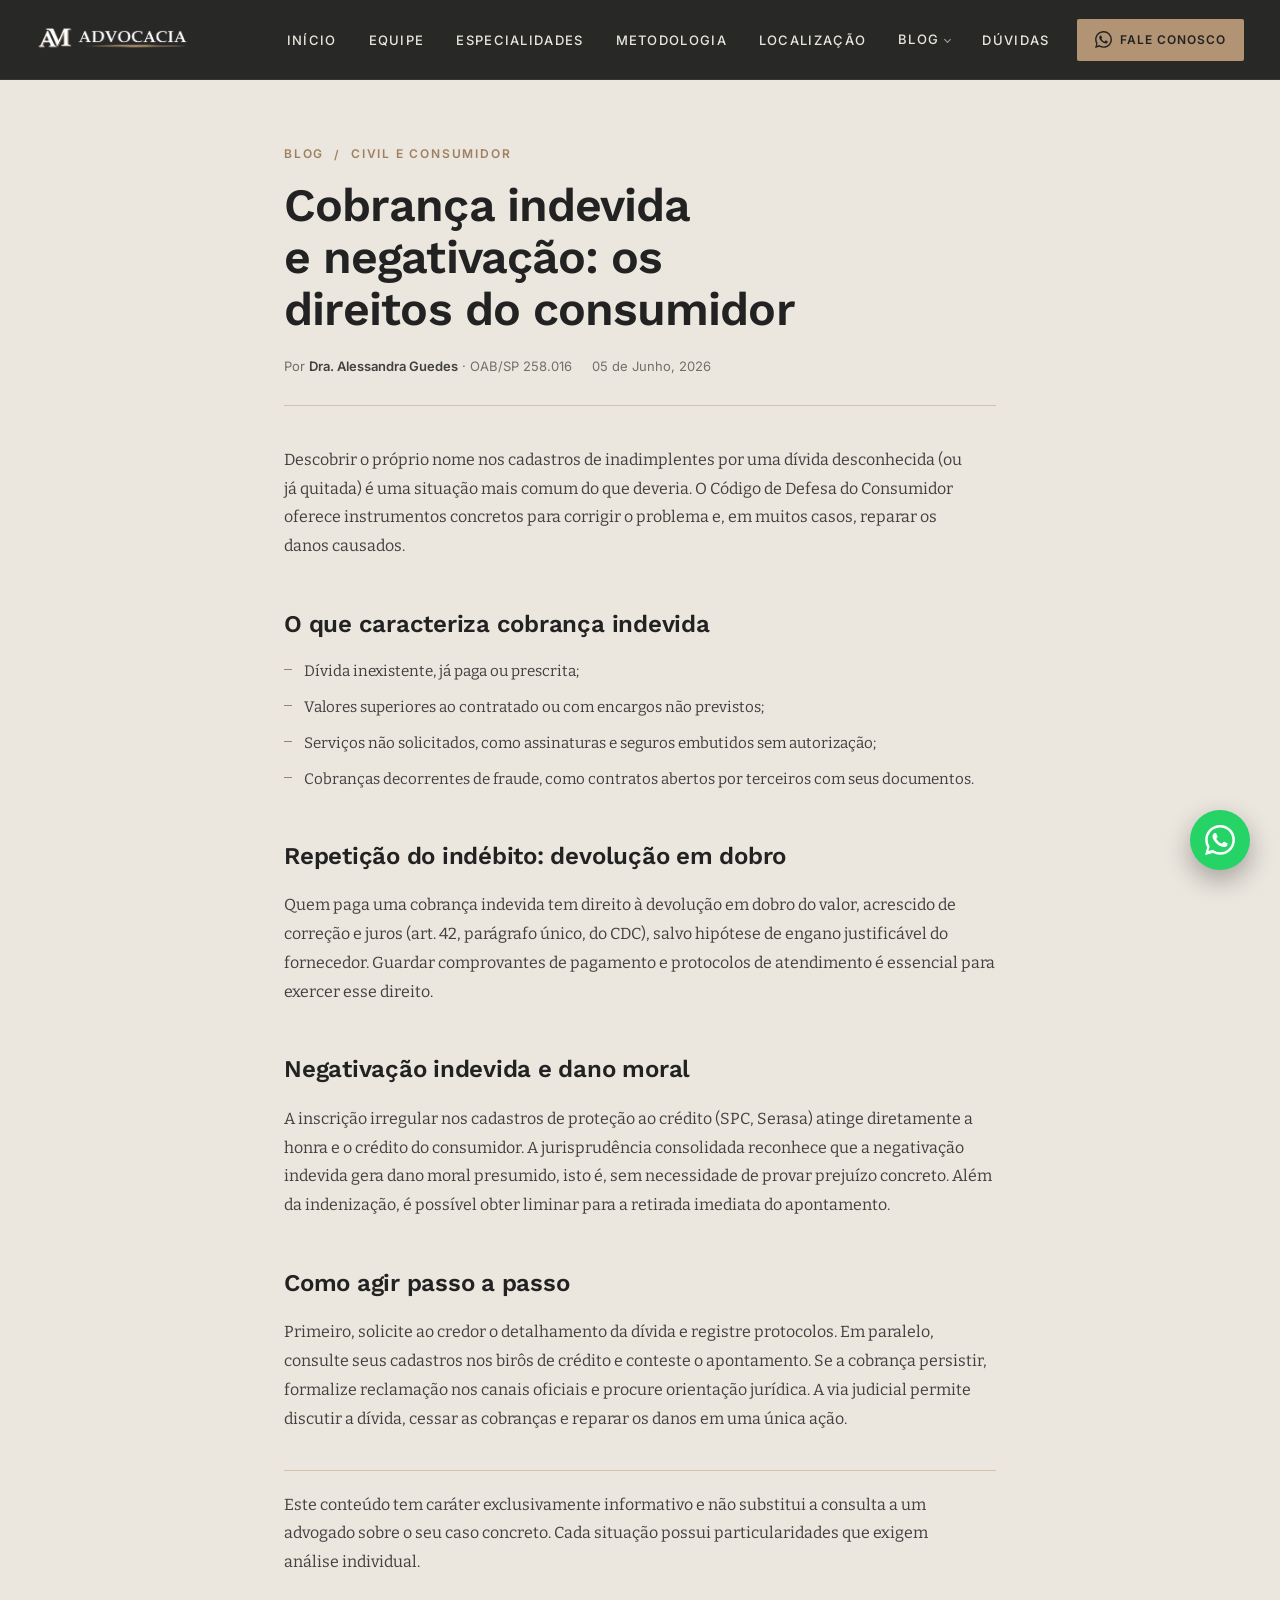
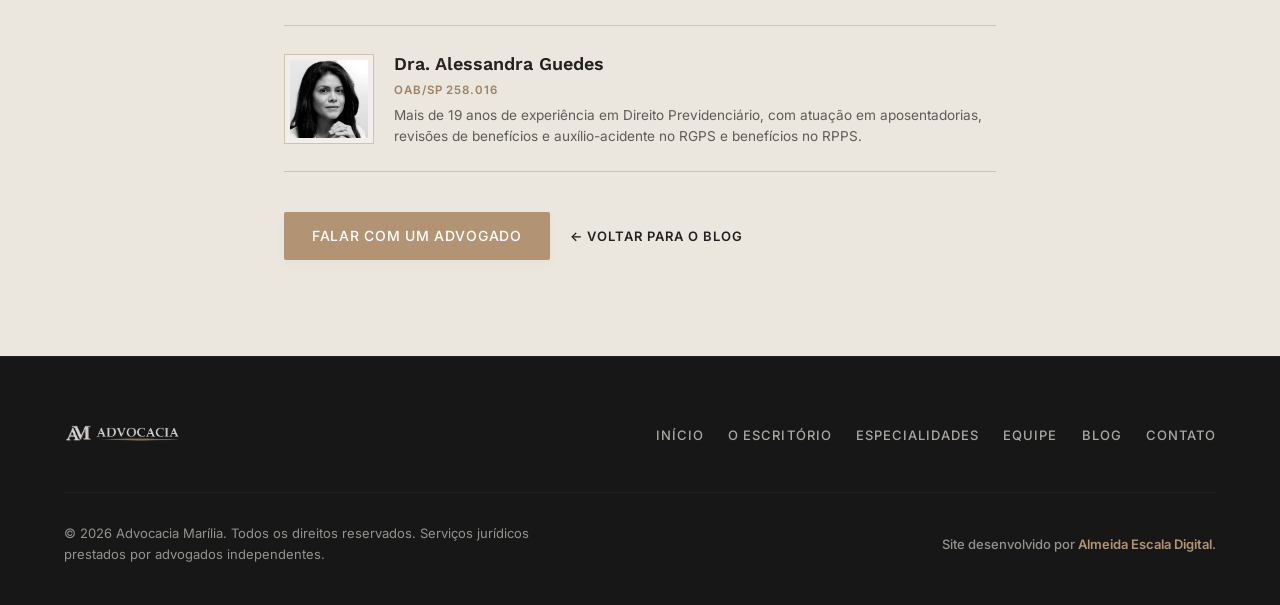
<file: blog/cobranca-indevida-e-negativacao/index.html>
<!DOCTYPE html>
<html lang="pt-BR">
<head>
    <meta charset="UTF-8">
    <meta name="viewport" content="width=device-width, initial-scale=1.0">
    <meta name="description" content="Nome negativado por dívida que não existe ou já foi paga? Veja o que o Código de Defesa do Consumidor garante e como agir.">
    <meta name="theme-color" content="#222222">
    <meta property="og:type" content="article">
    <meta property="og:title" content="Cobrança indevida e negativação: os direitos do consumidor | Advocacia Marília">
    <meta property="og:description" content="Nome negativado por dívida que não existe ou já foi paga? Veja o que o Código de Defesa do Consumidor garante e como agir.">
    <meta property="og:locale" content="pt_BR">
    <link rel="icon" type="image/png" sizes="32x32" href="../../assets/images/favicon-32x32.png">
    <link rel="icon" type="image/png" sizes="16x16" href="../../assets/images/favicon-16x16.png">
    <link rel="apple-touch-icon" href="../../assets/images/apple-touch-icon.png">
    <title>Cobrança indevida e negativação: os direitos do consumidor | Advocacia Marília</title>

    <link rel="preload" href="../../fonts/WorkSans-SemiBold.woff2" as="font" type="font/woff2" crossorigin>

    <link rel="stylesheet" href="../../style.css?v=44">
</head>
<body class="page-blog">

    <nav class="navbar scrolled" id="navbar">
        <div class="nav-container">
            <a href="../../index.html" class="nav-logo" aria-label="Advocacia Marília - Voltar ao início">
                <img src="../../assets/images/logo.png" alt="Logo Advocacia Marília" class="logo-img">
            </a>

            <button class="menu-toggle" id="menuToggle" aria-label="Abrir menu de navegação" aria-expanded="false" aria-controls="navLinks">
                <span class="bar"></span>
                <span class="bar"></span>
                <span class="bar"></span>
            </button>

            <ul class="nav-links" id="navLinks">
                <li><a href="../../index.html" class="nav-item">Início</a></li>
                <li><a href="../../index.html#equipe" class="nav-item">Equipe</a></li>
                <li><a href="../../index.html#atuacao" class="nav-item">Especialidades</a></li>
                <li><a href="../../index.html#metodologia" class="nav-item">Metodologia</a></li>
                <li><a href="../../index.html#localizacao" class="nav-item">Localização</a></li>
                <li><a href="../../blog/" class="nav-item" data-dropdown="blog">Blog</a></li>
                <li><a href="../../index.html#faq" class="nav-item">Dúvidas</a></li>
            </ul>

            <a href="https://wa.me/5514996108384?text=Ol%C3%A1!%20Vim%20pelo%20site%20da%20Advocacia%20Mar%C3%ADlia%20e%20gostaria%20de%20falar%20com%20um%20advogado." target="_blank" rel="noopener noreferrer" class="nav-whatsapp cta-anim" aria-label="Fale conosco no WhatsApp">
                <svg viewBox="0 0 24 24" xmlns="http://www.w3.org/2000/svg" fill="currentColor" class="nav-whatsapp-icon" aria-hidden="true">
                    <path d="M.057 24l1.687-6.163a11.867 11.867 0 0 1-1.587-5.946C.16 5.335 5.495 0 12.05 0a11.817 11.817 0 0 1 8.413 3.488 11.824 11.824 0 0 1 3.48 8.414c-.003 6.557-5.338 11.892-11.893 11.892a11.9 11.9 0 0 1-5.688-1.448L.057 24zm6.597-3.807c1.676.995 3.276 1.591 5.392 1.592 5.448 0 9.886-4.434 9.889-9.885.002-5.462-4.415-9.89-9.881-9.892-5.452 0-9.887 4.434-9.889 9.884a9.86 9.86 0 0 0 1.51 5.26l-.999 3.648 3.748-.984zm11.387-5.464c-.074-.124-.272-.198-.57-.347-.297-.149-1.758-.868-2.031-.967-.272-.099-.47-.149-.669.149-.198.297-.768.967-.941 1.165-.173.198-.347.223-.644.074-.297-.149-1.255-.462-2.39-1.475-.883-.788-1.48-1.761-1.653-2.059-.173-.297-.018-.458.13-.606.134-.133.297-.347.446-.521.151-.172.2-.296.3-.495.099-.198.05-.372-.025-.521-.075-.148-.669-1.611-.916-2.206-.242-.579-.487-.501-.669-.51l-.57-.01a1.1 1.1 0 0 0-.792.372c-.272.297-1.04 1.016-1.04 2.479s1.065 2.876 1.213 3.074c.149.198 2.095 3.2 5.076 4.487.709.306 1.263.489 1.694.626.712.226 1.36.194 1.872.118.571-.085 1.758-.719 2.006-1.413.248-.695.248-1.29.173-1.414z"/>
                </svg>
                <span class="cta-label"><span class="cta-label-inner">Fale Conosco</span><span class="cta-label-inner" aria-hidden="true">Fale Conosco</span></span>
            </a>
        </div>
    </nav>

    <main class="article">
        <div class="article-container">
            <div class="article-kicker">
                <a href="../">Blog</a>
                <span aria-hidden="true">/</span>
                <a href="../#civil-consumidor">Civil e Consumidor</a>
            </div>
            <h1 class="article-title">Cobrança indevida e negativação: os direitos do consumidor</h1>
            <div class="article-meta">
                <span>Por <strong>Dra. Alessandra Guedes</strong> · OAB/SP 258.016</span>
                <time datetime="2026-06-05">05 de Junho, 2026</time>
            </div>

            <div class="article-body">
<p>Descobrir o próprio nome nos cadastros de inadimplentes por uma dívida desconhecida (ou já quitada) é uma situação mais comum do que deveria. O Código de Defesa do Consumidor oferece instrumentos concretos para corrigir o problema e, em muitos casos, reparar os danos causados.</p>
<h2>O que caracteriza cobrança indevida</h2>
<ul>
<li>Dívida inexistente, já paga ou prescrita;</li>
<li>Valores superiores ao contratado ou com encargos não previstos;</li>
<li>Serviços não solicitados, como assinaturas e seguros embutidos sem autorização;</li>
<li>Cobranças decorrentes de fraude, como contratos abertos por terceiros com seus documentos.</li>
</ul>
<h2>Repetição do indébito: devolução em dobro</h2>
<p>Quem paga uma cobrança indevida tem direito à devolução em dobro do valor, acrescido de correção e juros (art. 42, parágrafo único, do CDC), salvo hipótese de engano justificável do fornecedor. Guardar comprovantes de pagamento e protocolos de atendimento é essencial para exercer esse direito.</p>
<h2>Negativação indevida e dano moral</h2>
<p>A inscrição irregular nos cadastros de proteção ao crédito (SPC, Serasa) atinge diretamente a honra e o crédito do consumidor. A jurisprudência consolidada reconhece que a negativação indevida gera dano moral presumido, isto é, sem necessidade de provar prejuízo concreto. Além da indenização, é possível obter liminar para a retirada imediata do apontamento.</p>
<h2>Como agir passo a passo</h2>
<p>Primeiro, solicite ao credor o detalhamento da dívida e registre protocolos. Em paralelo, consulte seus cadastros nos birôs de crédito e conteste o apontamento. Se a cobrança persistir, formalize reclamação nos canais oficiais e procure orientação jurídica. A via judicial permite discutir a dívida, cessar as cobranças e reparar os danos em uma única ação.</p>
                <p class="article-disclaimer">Este conteúdo tem caráter exclusivamente informativo e não substitui a consulta a um advogado sobre o seu caso concreto. Cada situação possui particularidades que exigem análise individual.</p>
            </div>

            <div class="article-author">
                <span class="article-author-frame">
                    <span class="article-author-crop">
                        <img src="../../assets/images/equipe/alessandra.webp" alt="Dra. Alessandra Guedes" class="article-author-photo" loading="lazy" style="--fx:50%;--fy:39%;--fs:2.10">
                    </span>
                </span>
                <div>
                    <span class="article-author-name">Dra. Alessandra Guedes</span>
                    <span class="article-author-oab">OAB/SP 258.016</span>
                    <p class="article-author-bio">Mais de 19 anos de experiência em Direito Previdenciário, com atuação em aposentadorias, revisões de benefícios e auxílio-acidente no RGPS e benefícios no RPPS.</p>
                </div>
            </div>

            <div class="article-cta">
                <a href="https://wa.me/5514996108384?text=Ol%C3%A1!%20Vim%20pelo%20site%20da%20Advocacia%20Mar%C3%ADlia%2C%20li%20o%20artigo%20%22Cobran%C3%A7a%20indevida%20e%20negativa%C3%A7%C3%A3o%3A%20os%20direitos%20do%20consumidor%22%20e%20gostaria%20de%20mais%20informa%C3%A7%C3%B5es." target="_blank" rel="noopener noreferrer" class="btn btn-primary cta-anim"><span class="cta-label"><span class="cta-label-inner">Falar com um Advogado</span><span class="cta-label-inner" aria-hidden="true">Falar com um Advogado</span></span></a>
                <a href="../" class="article-back">&larr; Voltar para o blog</a>
            </div>
        </div>
    </main>

    <footer class="footer">
        <div class="footer-container">
            <div class="footer-top">
                <a href="../../index.html" class="footer-logo" aria-label="Advocacia Marília - Voltar ao início">
                    <img src="../../assets/images/logo.png" alt="Logo Advocacia Marília" class="logo-img-footer">
                </a>
                <ul class="footer-nav">
                    <li><a href="../../index.html">Início</a></li>
                    <li><a href="../../index.html#sobre">O Escritório</a></li>
                    <li><a href="../../index.html#atuacao">Especialidades</a></li>
                    <li><a href="../../index.html#equipe">Equipe</a></li>
                    <li><a href="../../blog/">Blog</a></li>
                    <li><a href="../../index.html#contato">Contato</a></li>
                </ul>
            </div>

            <div class="footer-bottom">
                <p class="footer-copy">&copy; 2026 Advocacia Marília. Todos os direitos reservados. Serviços jurídicos prestados por advogados independentes.</p>
                <p class="footer-credit">Site desenvolvido por <a href="https://almeidaescaladigital.com" target="_blank" rel="noopener noreferrer" class="credit-link">Almeida Escala Digital</a>.</p>
            </div>
        </div>
    </footer>

    <div class="wa-widget" id="waWidget">
        <div class="wa-tooltip" id="waTooltip" aria-live="polite">
            <span>Olá, como posso ajudar?</span>
            <button class="wa-tooltip-close" id="waTooltipClose" aria-label="Fechar balão de ajuda">&times;</button>
        </div>

        <a class="wa-btn" id="waBtn" href="https://wa.me/5514996108384?text=Ol%C3%A1!%20Vim%20pelo%20site%20da%20Advocacia%20Mar%C3%ADlia%20e%20gostaria%20de%20falar%20com%20um%20advogado." target="_blank" rel="noopener noreferrer" aria-label="Fale conosco no WhatsApp">
            <svg viewBox="0 0 24 24" xmlns="http://www.w3.org/2000/svg" fill="currentColor" class="wa-icon" aria-hidden="true">
                <path d="M.057 24l1.687-6.163a11.867 11.867 0 0 1-1.587-5.946C.16 5.335 5.495 0 12.05 0a11.817 11.817 0 0 1 8.413 3.488 11.824 11.824 0 0 1 3.48 8.414c-.003 6.557-5.338 11.892-11.893 11.892a11.9 11.9 0 0 1-5.688-1.448L.057 24zm6.597-3.807c1.676.995 3.276 1.591 5.392 1.592 5.448 0 9.886-4.434 9.889-9.885.002-5.462-4.415-9.89-9.881-9.892-5.452 0-9.887 4.434-9.889 9.884a9.86 9.86 0 0 0 1.51 5.26l-.999 3.648 3.748-.984zm11.387-5.464c-.074-.124-.272-.198-.57-.347-.297-.149-1.758-.868-2.031-.967-.272-.099-.47-.149-.669.149-.198.297-.768.967-.941 1.165-.173.198-.347.223-.644.074-.297-.149-1.255-.462-2.39-1.475-.883-.788-1.48-1.761-1.653-2.059-.173-.297-.018-.458.13-.606.134-.133.297-.347.446-.521.151-.172.2-.296.3-.495.099-.198.05-.372-.025-.521-.075-.148-.669-1.611-.916-2.206-.242-.579-.487-.501-.669-.51l-.57-.01a1.1 1.1 0 0 0-.792.372c-.272.297-1.04 1.016-1.04 2.479s1.065 2.876 1.213 3.074c.149.198 2.095 3.2 5.076 4.487.709.306 1.263.489 1.694.626.712.226 1.36.194 1.872.118.571-.085 1.758-.719 2.006-1.413.248-.695.248-1.29.173-1.414z"/>
            </svg>
        </a>

        <div class="wa-panel" id="waPanel" role="dialog" aria-label="Atendimento Advocacia Marília">
            <header class="wa-panel-header">
                <span class="wa-avatar" aria-hidden="true"></span>
                <div class="wa-brand">
                    <span class="wa-brand-name">Advocacia Marília</span>
                    <span class="wa-brand-status"><span class="wa-status-dot" aria-hidden="true"></span>Atendimento Digital</span>
                </div>
            </header>

            <div class="wa-panel-body" id="waPanelBody">
                <div class="wa-chat-area" id="waChatArea">
                    <div class="wa-message wa-msg-received">
                        <p>Olá! Selecione uma das perguntas abaixo ou fale direto com nossa equipe:</p>
                    </div>
                </div>

                <div class="wa-faq-list" id="waFaqList">
                    <button class="wa-faq-btn" data-id="1">Como funciona o atendimento de advogados autônomos?</button>
                    <button class="wa-faq-btn" data-id="2">Como posso agendar uma consulta jurídica?</button>
                    <button class="wa-faq-btn" data-id="3">Quais documentos levar para a primeira consulta?</button>
                    <button class="wa-faq-btn" data-id="4">Onde fica localizado o escritório?</button>
                </div>
            </div>

            <footer class="wa-panel-footer">
                <a href="https://wa.me/5514996108384?text=Ol%C3%A1!%20Vim%20pelo%20site%20da%20Advocacia%20Mar%C3%ADlia%20e%20gostaria%20de%20falar%20com%20um%20advogado." target="_blank" rel="noopener noreferrer" class="wa-direct-link">
                    <svg viewBox="0 0 24 24" xmlns="http://www.w3.org/2000/svg" fill="currentColor" aria-hidden="true"><path d="M.057 24l1.687-6.163a11.867 11.867 0 0 1-1.587-5.946C.16 5.335 5.495 0 12.05 0a11.817 11.817 0 0 1 8.413 3.488 11.824 11.824 0 0 1 3.48 8.414c-.003 6.557-5.338 11.892-11.893 11.892a11.9 11.9 0 0 1-5.688-1.448L.057 24zm6.597-3.807c1.676.995 3.276 1.591 5.392 1.592 5.448 0 9.886-4.434 9.889-9.885.002-5.462-4.415-9.89-9.881-9.892-5.452 0-9.887 4.434-9.889 9.884a9.86 9.86 0 0 0 1.51 5.26l-.999 3.648 3.748-.984zm11.387-5.464c-.074-.124-.272-.198-.57-.347-.297-.149-1.758-.868-2.031-.967-.272-.099-.47-.149-.669.149-.198.297-.768.967-.941 1.165-.173.198-.347.223-.644.074-.297-.149-1.255-.462-2.39-1.475-.883-.788-1.48-1.761-1.653-2.059-.173-.297-.018-.458.13-.606.134-.133.297-.347.446-.521.151-.172.2-.296.3-.495.099-.198.05-.372-.025-.521-.075-.148-.669-1.611-.916-2.206-.242-.579-.487-.501-.669-.51l-.57-.01a1.1 1.1 0 0 0-.792.372c-.272.297-1.04 1.016-1.04 2.479s1.065 2.876 1.213 3.074c.149.198 2.095 3.2 5.076 4.487.709.306 1.263.489 1.694.626.712.226 1.36.194 1.872.118.571-.085 1.758-.719 2.006-1.413.248-.695.248-1.29.173-1.414z"/></svg>
                    Falar no WhatsApp
                </a>
            </footer>
        </div>
    </div>

    <script src="../../lenis.min.js" defer></script>
    <script src="../../script.js?v=19" defer></script>
</body>
</html>
</file>
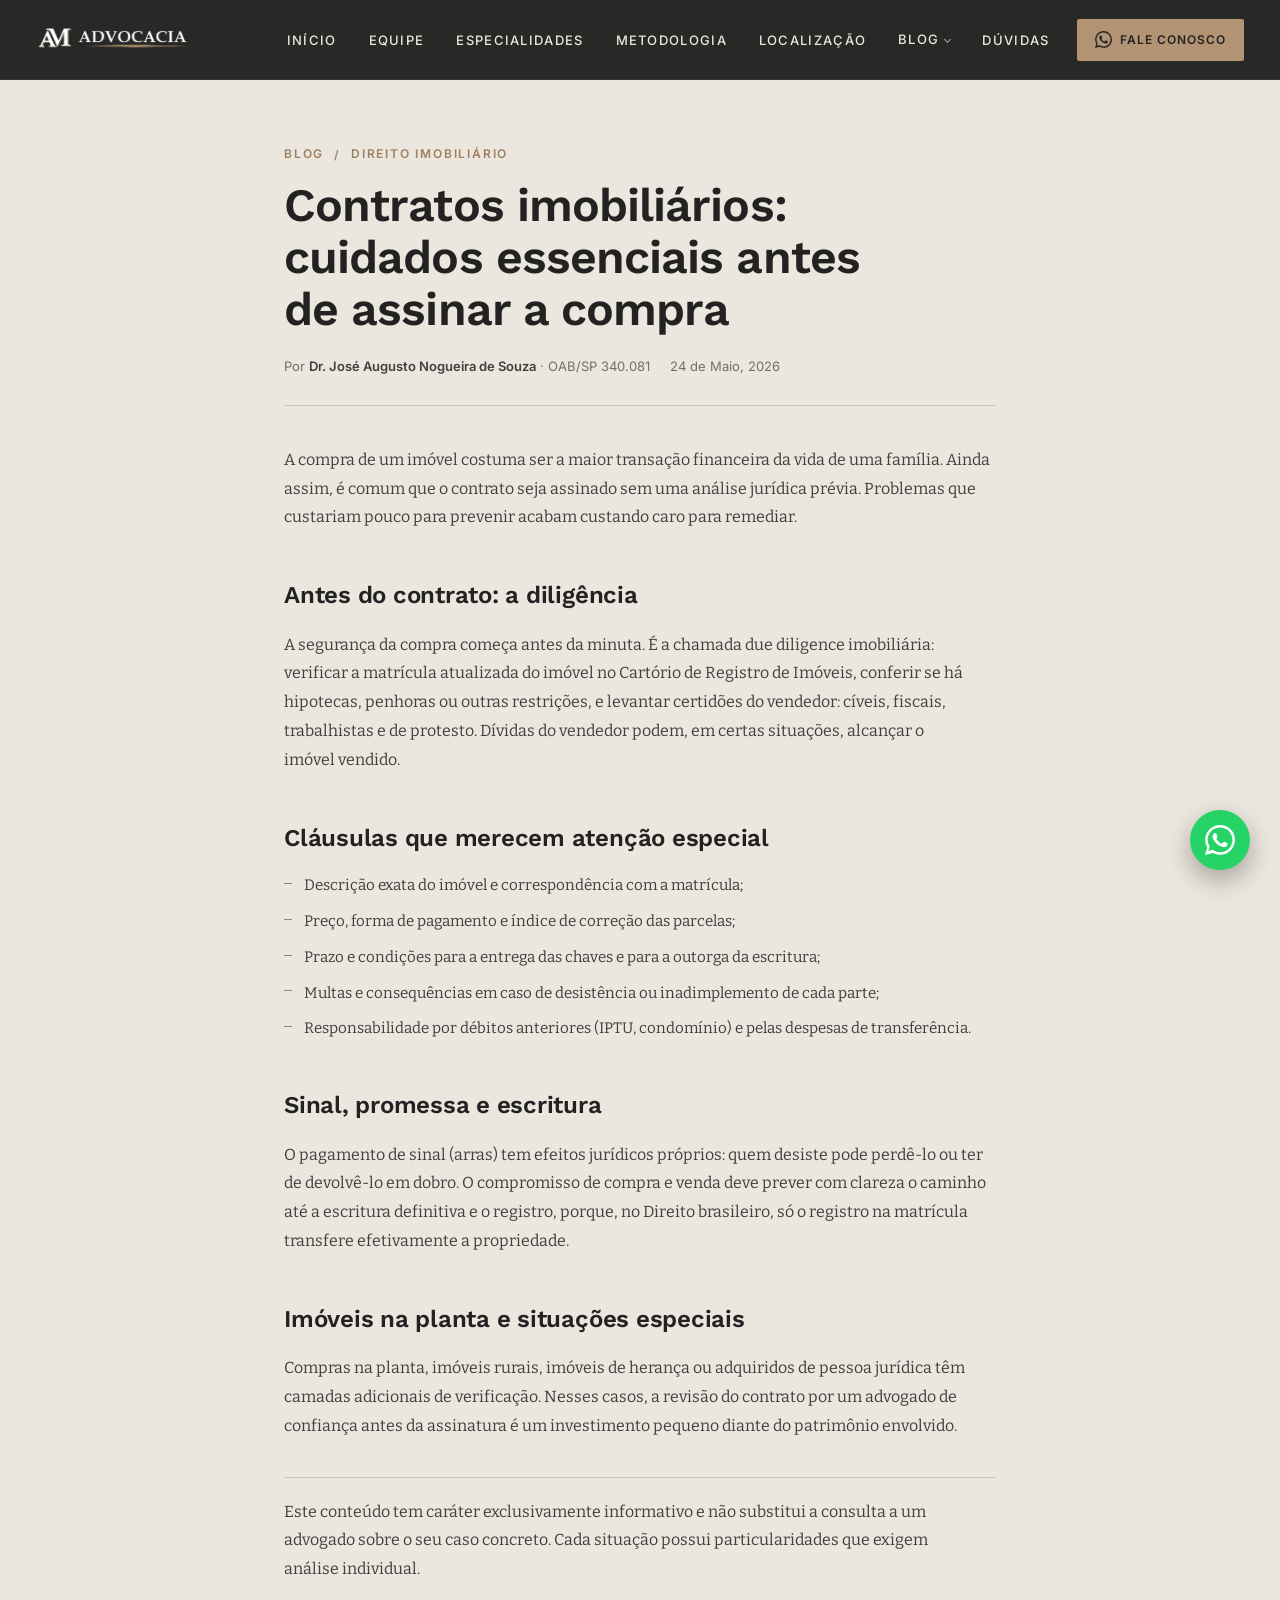
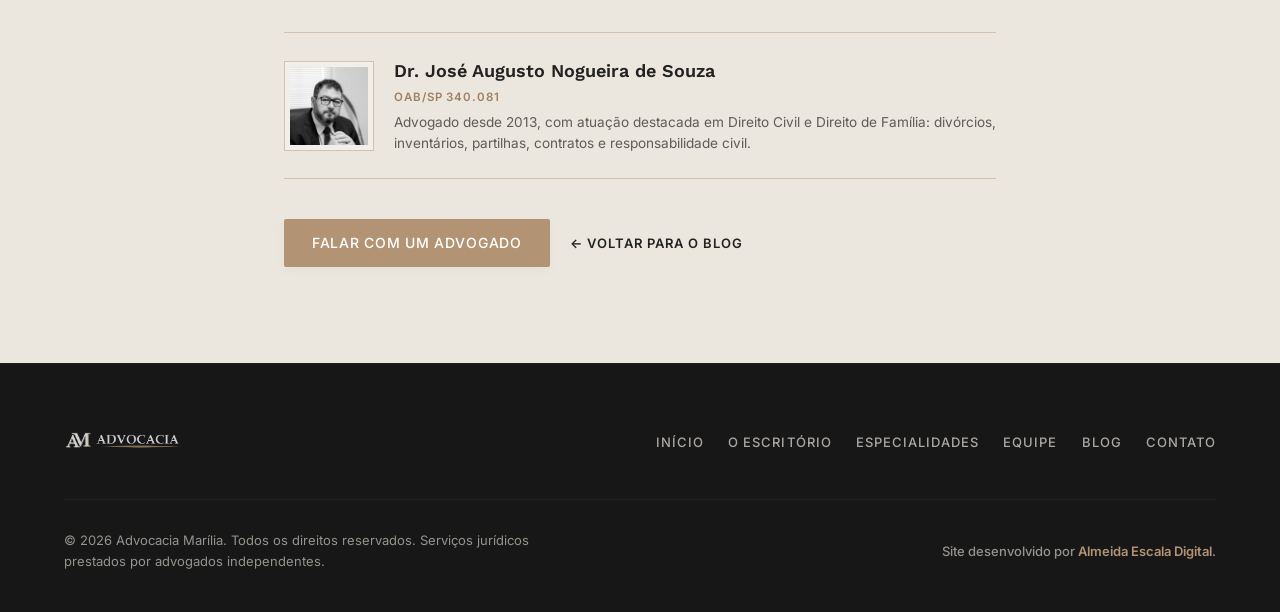
<file: blog/contratos-imobiliarios-compra-segura/index.html>
<!DOCTYPE html>
<html lang="pt-BR">
<head>
    <meta charset="UTF-8">
    <meta name="viewport" content="width=device-width, initial-scale=1.0">
    <meta name="description" content="As principais cláusulas e verificações que devem ser feitas antes de assinar a compra de um imóvel, para prevenir fraudes e dores de cabeça futuras.">
    <meta name="theme-color" content="#222222">
    <meta property="og:type" content="article">
    <meta property="og:title" content="Contratos imobiliários: cuidados essenciais antes de assinar a compra | Advocacia Marília">
    <meta property="og:description" content="As principais cláusulas e verificações que devem ser feitas antes de assinar a compra de um imóvel, para prevenir fraudes e dores de cabeça futuras.">
    <meta property="og:locale" content="pt_BR">
    <link rel="icon" type="image/png" sizes="32x32" href="../../assets/images/favicon-32x32.png">
    <link rel="icon" type="image/png" sizes="16x16" href="../../assets/images/favicon-16x16.png">
    <link rel="apple-touch-icon" href="../../assets/images/apple-touch-icon.png">
    <title>Contratos imobiliários: cuidados essenciais antes de assinar a compra | Advocacia Marília</title>

    <link rel="preload" href="../../fonts/WorkSans-SemiBold.woff2" as="font" type="font/woff2" crossorigin>

    <link rel="stylesheet" href="../../style.css?v=44">
</head>
<body class="page-blog">

    <nav class="navbar scrolled" id="navbar">
        <div class="nav-container">
            <a href="../../index.html" class="nav-logo" aria-label="Advocacia Marília - Voltar ao início">
                <img src="../../assets/images/logo.png" alt="Logo Advocacia Marília" class="logo-img">
            </a>

            <button class="menu-toggle" id="menuToggle" aria-label="Abrir menu de navegação" aria-expanded="false" aria-controls="navLinks">
                <span class="bar"></span>
                <span class="bar"></span>
                <span class="bar"></span>
            </button>

            <ul class="nav-links" id="navLinks">
                <li><a href="../../index.html" class="nav-item">Início</a></li>
                <li><a href="../../index.html#equipe" class="nav-item">Equipe</a></li>
                <li><a href="../../index.html#atuacao" class="nav-item">Especialidades</a></li>
                <li><a href="../../index.html#metodologia" class="nav-item">Metodologia</a></li>
                <li><a href="../../index.html#localizacao" class="nav-item">Localização</a></li>
                <li><a href="../../blog/" class="nav-item" data-dropdown="blog">Blog</a></li>
                <li><a href="../../index.html#faq" class="nav-item">Dúvidas</a></li>
            </ul>

            <a href="https://wa.me/5514996108384?text=Ol%C3%A1!%20Vim%20pelo%20site%20da%20Advocacia%20Mar%C3%ADlia%20e%20gostaria%20de%20falar%20com%20um%20advogado." target="_blank" rel="noopener noreferrer" class="nav-whatsapp cta-anim" aria-label="Fale conosco no WhatsApp">
                <svg viewBox="0 0 24 24" xmlns="http://www.w3.org/2000/svg" fill="currentColor" class="nav-whatsapp-icon" aria-hidden="true">
                    <path d="M.057 24l1.687-6.163a11.867 11.867 0 0 1-1.587-5.946C.16 5.335 5.495 0 12.05 0a11.817 11.817 0 0 1 8.413 3.488 11.824 11.824 0 0 1 3.48 8.414c-.003 6.557-5.338 11.892-11.893 11.892a11.9 11.9 0 0 1-5.688-1.448L.057 24zm6.597-3.807c1.676.995 3.276 1.591 5.392 1.592 5.448 0 9.886-4.434 9.889-9.885.002-5.462-4.415-9.89-9.881-9.892-5.452 0-9.887 4.434-9.889 9.884a9.86 9.86 0 0 0 1.51 5.26l-.999 3.648 3.748-.984zm11.387-5.464c-.074-.124-.272-.198-.57-.347-.297-.149-1.758-.868-2.031-.967-.272-.099-.47-.149-.669.149-.198.297-.768.967-.941 1.165-.173.198-.347.223-.644.074-.297-.149-1.255-.462-2.39-1.475-.883-.788-1.48-1.761-1.653-2.059-.173-.297-.018-.458.13-.606.134-.133.297-.347.446-.521.151-.172.2-.296.3-.495.099-.198.05-.372-.025-.521-.075-.148-.669-1.611-.916-2.206-.242-.579-.487-.501-.669-.51l-.57-.01a1.1 1.1 0 0 0-.792.372c-.272.297-1.04 1.016-1.04 2.479s1.065 2.876 1.213 3.074c.149.198 2.095 3.2 5.076 4.487.709.306 1.263.489 1.694.626.712.226 1.36.194 1.872.118.571-.085 1.758-.719 2.006-1.413.248-.695.248-1.29.173-1.414z"/>
                </svg>
                <span class="cta-label"><span class="cta-label-inner">Fale Conosco</span><span class="cta-label-inner" aria-hidden="true">Fale Conosco</span></span>
            </a>
        </div>
    </nav>

    <main class="article">
        <div class="article-container">
            <div class="article-kicker">
                <a href="../">Blog</a>
                <span aria-hidden="true">/</span>
                <a href="../#imobiliario">Direito Imobiliário</a>
            </div>
            <h1 class="article-title">Contratos imobiliários: cuidados essenciais antes de assinar a compra</h1>
            <div class="article-meta">
                <span>Por <strong>Dr. José Augusto Nogueira de Souza</strong> · OAB/SP 340.081</span>
                <time datetime="2026-05-24">24 de Maio, 2026</time>
            </div>

            <div class="article-body">
<p>A compra de um imóvel costuma ser a maior transação financeira da vida de uma família. Ainda assim, é comum que o contrato seja assinado sem uma análise jurídica prévia. Problemas que custariam pouco para prevenir acabam custando caro para remediar.</p>
<h2>Antes do contrato: a diligência</h2>
<p>A segurança da compra começa antes da minuta. É a chamada due diligence imobiliária: verificar a matrícula atualizada do imóvel no Cartório de Registro de Imóveis, conferir se há hipotecas, penhoras ou outras restrições, e levantar certidões do vendedor: cíveis, fiscais, trabalhistas e de protesto. Dívidas do vendedor podem, em certas situações, alcançar o imóvel vendido.</p>
<h2>Cláusulas que merecem atenção especial</h2>
<ul>
<li>Descrição exata do imóvel e correspondência com a matrícula;</li>
<li>Preço, forma de pagamento e índice de correção das parcelas;</li>
<li>Prazo e condições para a entrega das chaves e para a outorga da escritura;</li>
<li>Multas e consequências em caso de desistência ou inadimplemento de cada parte;</li>
<li>Responsabilidade por débitos anteriores (IPTU, condomínio) e pelas despesas de transferência.</li>
</ul>
<h2>Sinal, promessa e escritura</h2>
<p>O pagamento de sinal (arras) tem efeitos jurídicos próprios: quem desiste pode perdê-lo ou ter de devolvê-lo em dobro. O compromisso de compra e venda deve prever com clareza o caminho até a escritura definitiva e o registro, porque, no Direito brasileiro, só o registro na matrícula transfere efetivamente a propriedade.</p>
<h2>Imóveis na planta e situações especiais</h2>
<p>Compras na planta, imóveis rurais, imóveis de herança ou adquiridos de pessoa jurídica têm camadas adicionais de verificação. Nesses casos, a revisão do contrato por um advogado de confiança antes da assinatura é um investimento pequeno diante do patrimônio envolvido.</p>
                <p class="article-disclaimer">Este conteúdo tem caráter exclusivamente informativo e não substitui a consulta a um advogado sobre o seu caso concreto. Cada situação possui particularidades que exigem análise individual.</p>
            </div>

            <div class="article-author">
                <span class="article-author-frame">
                    <span class="article-author-crop">
                        <img src="../../assets/images/equipe/joseaugusto.webp" alt="Dr. José Augusto Nogueira de Souza" class="article-author-photo" loading="lazy" style="--fx:59%;--fy:33%;--fs:1.68">
                    </span>
                </span>
                <div>
                    <span class="article-author-name">Dr. José Augusto Nogueira de Souza</span>
                    <span class="article-author-oab">OAB/SP 340.081</span>
                    <p class="article-author-bio">Advogado desde 2013, com atuação destacada em Direito Civil e Direito de Família: divórcios, inventários, partilhas, contratos e responsabilidade civil.</p>
                </div>
            </div>

            <div class="article-cta">
                <a href="https://wa.me/5514996108384?text=Ol%C3%A1!%20Vim%20pelo%20site%20da%20Advocacia%20Mar%C3%ADlia%2C%20li%20o%20artigo%20%22Contratos%20imobili%C3%A1rios%3A%20cuidados%20essenciais%20antes%20de%20assinar%20a%20compra%22%20e%20gostaria%20de%20mais%20informa%C3%A7%C3%B5es." target="_blank" rel="noopener noreferrer" class="btn btn-primary cta-anim"><span class="cta-label"><span class="cta-label-inner">Falar com um Advogado</span><span class="cta-label-inner" aria-hidden="true">Falar com um Advogado</span></span></a>
                <a href="../" class="article-back">&larr; Voltar para o blog</a>
            </div>
        </div>
    </main>

    <footer class="footer">
        <div class="footer-container">
            <div class="footer-top">
                <a href="../../index.html" class="footer-logo" aria-label="Advocacia Marília - Voltar ao início">
                    <img src="../../assets/images/logo.png" alt="Logo Advocacia Marília" class="logo-img-footer">
                </a>
                <ul class="footer-nav">
                    <li><a href="../../index.html">Início</a></li>
                    <li><a href="../../index.html#sobre">O Escritório</a></li>
                    <li><a href="../../index.html#atuacao">Especialidades</a></li>
                    <li><a href="../../index.html#equipe">Equipe</a></li>
                    <li><a href="../../blog/">Blog</a></li>
                    <li><a href="../../index.html#contato">Contato</a></li>
                </ul>
            </div>

            <div class="footer-bottom">
                <p class="footer-copy">&copy; 2026 Advocacia Marília. Todos os direitos reservados. Serviços jurídicos prestados por advogados independentes.</p>
                <p class="footer-credit">Site desenvolvido por <a href="https://almeidaescaladigital.com" target="_blank" rel="noopener noreferrer" class="credit-link">Almeida Escala Digital</a>.</p>
            </div>
        </div>
    </footer>

    <div class="wa-widget" id="waWidget">
        <div class="wa-tooltip" id="waTooltip" aria-live="polite">
            <span>Olá, como posso ajudar?</span>
            <button class="wa-tooltip-close" id="waTooltipClose" aria-label="Fechar balão de ajuda">&times;</button>
        </div>

        <a class="wa-btn" id="waBtn" href="https://wa.me/5514996108384?text=Ol%C3%A1!%20Vim%20pelo%20site%20da%20Advocacia%20Mar%C3%ADlia%20e%20gostaria%20de%20falar%20com%20um%20advogado." target="_blank" rel="noopener noreferrer" aria-label="Fale conosco no WhatsApp">
            <svg viewBox="0 0 24 24" xmlns="http://www.w3.org/2000/svg" fill="currentColor" class="wa-icon" aria-hidden="true">
                <path d="M.057 24l1.687-6.163a11.867 11.867 0 0 1-1.587-5.946C.16 5.335 5.495 0 12.05 0a11.817 11.817 0 0 1 8.413 3.488 11.824 11.824 0 0 1 3.48 8.414c-.003 6.557-5.338 11.892-11.893 11.892a11.9 11.9 0 0 1-5.688-1.448L.057 24zm6.597-3.807c1.676.995 3.276 1.591 5.392 1.592 5.448 0 9.886-4.434 9.889-9.885.002-5.462-4.415-9.89-9.881-9.892-5.452 0-9.887 4.434-9.889 9.884a9.86 9.86 0 0 0 1.51 5.26l-.999 3.648 3.748-.984zm11.387-5.464c-.074-.124-.272-.198-.57-.347-.297-.149-1.758-.868-2.031-.967-.272-.099-.47-.149-.669.149-.198.297-.768.967-.941 1.165-.173.198-.347.223-.644.074-.297-.149-1.255-.462-2.39-1.475-.883-.788-1.48-1.761-1.653-2.059-.173-.297-.018-.458.13-.606.134-.133.297-.347.446-.521.151-.172.2-.296.3-.495.099-.198.05-.372-.025-.521-.075-.148-.669-1.611-.916-2.206-.242-.579-.487-.501-.669-.51l-.57-.01a1.1 1.1 0 0 0-.792.372c-.272.297-1.04 1.016-1.04 2.479s1.065 2.876 1.213 3.074c.149.198 2.095 3.2 5.076 4.487.709.306 1.263.489 1.694.626.712.226 1.36.194 1.872.118.571-.085 1.758-.719 2.006-1.413.248-.695.248-1.29.173-1.414z"/>
            </svg>
        </a>

        <div class="wa-panel" id="waPanel" role="dialog" aria-label="Atendimento Advocacia Marília">
            <header class="wa-panel-header">
                <span class="wa-avatar" aria-hidden="true"></span>
                <div class="wa-brand">
                    <span class="wa-brand-name">Advocacia Marília</span>
                    <span class="wa-brand-status"><span class="wa-status-dot" aria-hidden="true"></span>Atendimento Digital</span>
                </div>
            </header>

            <div class="wa-panel-body" id="waPanelBody">
                <div class="wa-chat-area" id="waChatArea">
                    <div class="wa-message wa-msg-received">
                        <p>Olá! Selecione uma das perguntas abaixo ou fale direto com nossa equipe:</p>
                    </div>
                </div>

                <div class="wa-faq-list" id="waFaqList">
                    <button class="wa-faq-btn" data-id="1">Como funciona o atendimento de advogados autônomos?</button>
                    <button class="wa-faq-btn" data-id="2">Como posso agendar uma consulta jurídica?</button>
                    <button class="wa-faq-btn" data-id="3">Quais documentos levar para a primeira consulta?</button>
                    <button class="wa-faq-btn" data-id="4">Onde fica localizado o escritório?</button>
                </div>
            </div>

            <footer class="wa-panel-footer">
                <a href="https://wa.me/5514996108384?text=Ol%C3%A1!%20Vim%20pelo%20site%20da%20Advocacia%20Mar%C3%ADlia%20e%20gostaria%20de%20falar%20com%20um%20advogado." target="_blank" rel="noopener noreferrer" class="wa-direct-link">
                    <svg viewBox="0 0 24 24" xmlns="http://www.w3.org/2000/svg" fill="currentColor" aria-hidden="true"><path d="M.057 24l1.687-6.163a11.867 11.867 0 0 1-1.587-5.946C.16 5.335 5.495 0 12.05 0a11.817 11.817 0 0 1 8.413 3.488 11.824 11.824 0 0 1 3.48 8.414c-.003 6.557-5.338 11.892-11.893 11.892a11.9 11.9 0 0 1-5.688-1.448L.057 24zm6.597-3.807c1.676.995 3.276 1.591 5.392 1.592 5.448 0 9.886-4.434 9.889-9.885.002-5.462-4.415-9.89-9.881-9.892-5.452 0-9.887 4.434-9.889 9.884a9.86 9.86 0 0 0 1.51 5.26l-.999 3.648 3.748-.984zm11.387-5.464c-.074-.124-.272-.198-.57-.347-.297-.149-1.758-.868-2.031-.967-.272-.099-.47-.149-.669.149-.198.297-.768.967-.941 1.165-.173.198-.347.223-.644.074-.297-.149-1.255-.462-2.39-1.475-.883-.788-1.48-1.761-1.653-2.059-.173-.297-.018-.458.13-.606.134-.133.297-.347.446-.521.151-.172.2-.296.3-.495.099-.198.05-.372-.025-.521-.075-.148-.669-1.611-.916-2.206-.242-.579-.487-.501-.669-.51l-.57-.01a1.1 1.1 0 0 0-.792.372c-.272.297-1.04 1.016-1.04 2.479s1.065 2.876 1.213 3.074c.149.198 2.095 3.2 5.076 4.487.709.306 1.263.489 1.694.626.712.226 1.36.194 1.872.118.571-.085 1.758-.719 2.006-1.413.248-.695.248-1.29.173-1.414z"/></svg>
                    Falar no WhatsApp
                </a>
            </footer>
        </div>
    </div>

    <script src="../../lenis.min.js" defer></script>
    <script src="../../script.js?v=19" defer></script>
</body>
</html>
</file>
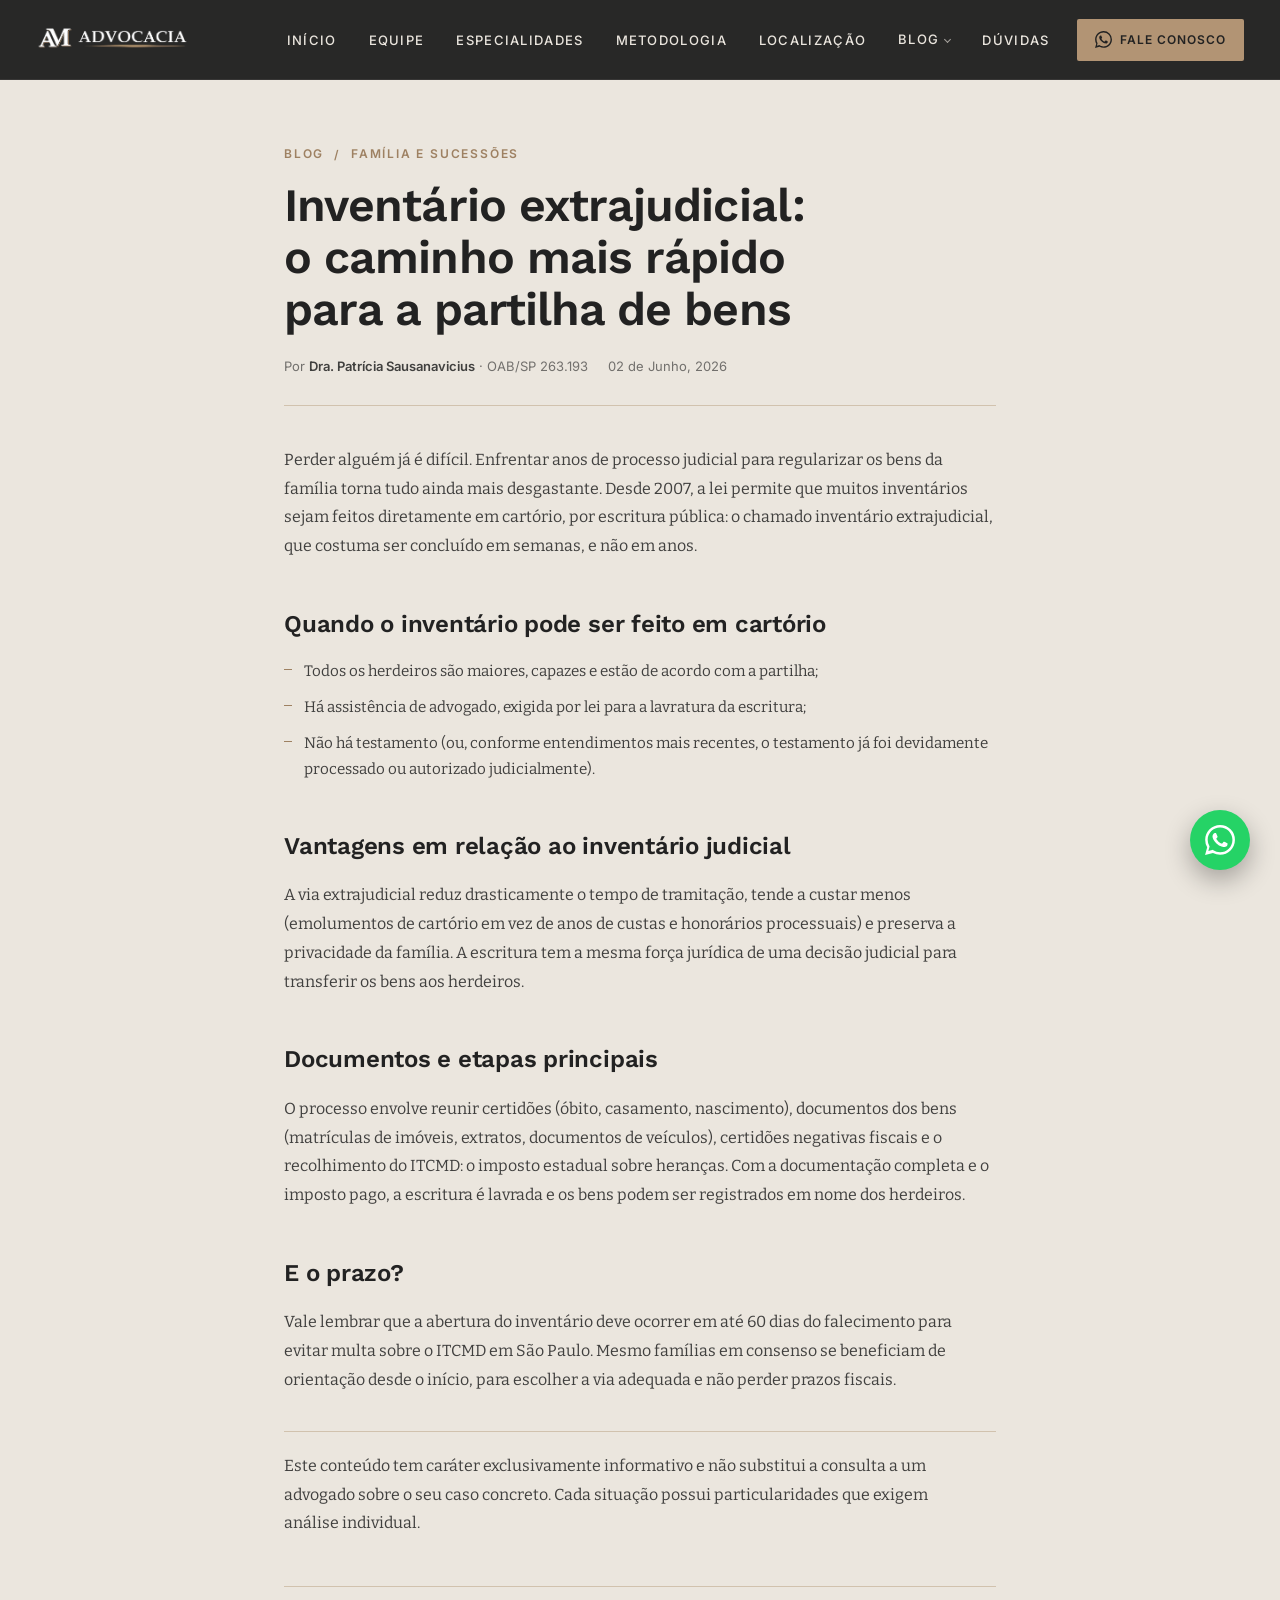
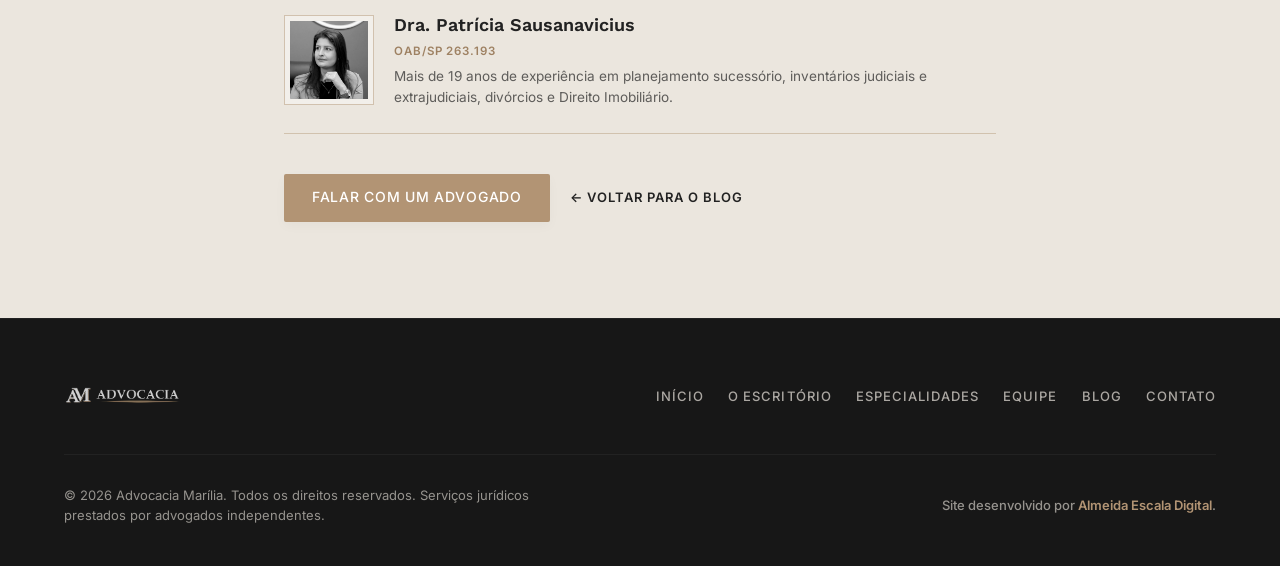
<file: blog/inventario-extrajudicial/index.html>
<!DOCTYPE html>
<html lang="pt-BR">
<head>
    <meta charset="UTF-8">
    <meta name="viewport" content="width=device-width, initial-scale=1.0">
    <meta name="description" content="Saiba como realizar a partilha de bens de forma ágil em cartório, economizando tempo e evitando o desgaste de um processo judicial demorado.">
    <meta name="theme-color" content="#222222">
    <meta property="og:type" content="article">
    <meta property="og:title" content="Inventário extrajudicial: o caminho mais rápido para a partilha de bens | Advocacia Marília">
    <meta property="og:description" content="Saiba como realizar a partilha de bens de forma ágil em cartório, economizando tempo e evitando o desgaste de um processo judicial demorado.">
    <meta property="og:locale" content="pt_BR">
    <link rel="icon" type="image/png" sizes="32x32" href="../../assets/images/favicon-32x32.png">
    <link rel="icon" type="image/png" sizes="16x16" href="../../assets/images/favicon-16x16.png">
    <link rel="apple-touch-icon" href="../../assets/images/apple-touch-icon.png">
    <title>Inventário extrajudicial: o caminho mais rápido para a partilha de bens | Advocacia Marília</title>

    <link rel="preload" href="../../fonts/WorkSans-SemiBold.woff2" as="font" type="font/woff2" crossorigin>

    <link rel="stylesheet" href="../../style.css?v=44">
</head>
<body class="page-blog">

    <nav class="navbar scrolled" id="navbar">
        <div class="nav-container">
            <a href="../../index.html" class="nav-logo" aria-label="Advocacia Marília - Voltar ao início">
                <img src="../../assets/images/logo.png" alt="Logo Advocacia Marília" class="logo-img">
            </a>

            <button class="menu-toggle" id="menuToggle" aria-label="Abrir menu de navegação" aria-expanded="false" aria-controls="navLinks">
                <span class="bar"></span>
                <span class="bar"></span>
                <span class="bar"></span>
            </button>

            <ul class="nav-links" id="navLinks">
                <li><a href="../../index.html" class="nav-item">Início</a></li>
                <li><a href="../../index.html#equipe" class="nav-item">Equipe</a></li>
                <li><a href="../../index.html#atuacao" class="nav-item">Especialidades</a></li>
                <li><a href="../../index.html#metodologia" class="nav-item">Metodologia</a></li>
                <li><a href="../../index.html#localizacao" class="nav-item">Localização</a></li>
                <li><a href="../../blog/" class="nav-item" data-dropdown="blog">Blog</a></li>
                <li><a href="../../index.html#faq" class="nav-item">Dúvidas</a></li>
            </ul>

            <a href="https://wa.me/5514996108384?text=Ol%C3%A1!%20Vim%20pelo%20site%20da%20Advocacia%20Mar%C3%ADlia%20e%20gostaria%20de%20falar%20com%20um%20advogado." target="_blank" rel="noopener noreferrer" class="nav-whatsapp cta-anim" aria-label="Fale conosco no WhatsApp">
                <svg viewBox="0 0 24 24" xmlns="http://www.w3.org/2000/svg" fill="currentColor" class="nav-whatsapp-icon" aria-hidden="true">
                    <path d="M.057 24l1.687-6.163a11.867 11.867 0 0 1-1.587-5.946C.16 5.335 5.495 0 12.05 0a11.817 11.817 0 0 1 8.413 3.488 11.824 11.824 0 0 1 3.48 8.414c-.003 6.557-5.338 11.892-11.893 11.892a11.9 11.9 0 0 1-5.688-1.448L.057 24zm6.597-3.807c1.676.995 3.276 1.591 5.392 1.592 5.448 0 9.886-4.434 9.889-9.885.002-5.462-4.415-9.89-9.881-9.892-5.452 0-9.887 4.434-9.889 9.884a9.86 9.86 0 0 0 1.51 5.26l-.999 3.648 3.748-.984zm11.387-5.464c-.074-.124-.272-.198-.57-.347-.297-.149-1.758-.868-2.031-.967-.272-.099-.47-.149-.669.149-.198.297-.768.967-.941 1.165-.173.198-.347.223-.644.074-.297-.149-1.255-.462-2.39-1.475-.883-.788-1.48-1.761-1.653-2.059-.173-.297-.018-.458.13-.606.134-.133.297-.347.446-.521.151-.172.2-.296.3-.495.099-.198.05-.372-.025-.521-.075-.148-.669-1.611-.916-2.206-.242-.579-.487-.501-.669-.51l-.57-.01a1.1 1.1 0 0 0-.792.372c-.272.297-1.04 1.016-1.04 2.479s1.065 2.876 1.213 3.074c.149.198 2.095 3.2 5.076 4.487.709.306 1.263.489 1.694.626.712.226 1.36.194 1.872.118.571-.085 1.758-.719 2.006-1.413.248-.695.248-1.29.173-1.414z"/>
                </svg>
                <span class="cta-label"><span class="cta-label-inner">Fale Conosco</span><span class="cta-label-inner" aria-hidden="true">Fale Conosco</span></span>
            </a>
        </div>
    </nav>

    <main class="article">
        <div class="article-container">
            <div class="article-kicker">
                <a href="../">Blog</a>
                <span aria-hidden="true">/</span>
                <a href="../#familia-sucessoes">Família e Sucessões</a>
            </div>
            <h1 class="article-title">Inventário extrajudicial: o caminho mais rápido para a partilha de bens</h1>
            <div class="article-meta">
                <span>Por <strong>Dra. Patrícia Sausanavicius</strong> · OAB/SP 263.193</span>
                <time datetime="2026-06-02">02 de Junho, 2026</time>
            </div>

            <div class="article-body">
<p>Perder alguém já é difícil. Enfrentar anos de processo judicial para regularizar os bens da família torna tudo ainda mais desgastante. Desde 2007, a lei permite que muitos inventários sejam feitos diretamente em cartório, por escritura pública: o chamado inventário extrajudicial, que costuma ser concluído em semanas, e não em anos.</p>
<h2>Quando o inventário pode ser feito em cartório</h2>
<ul>
<li>Todos os herdeiros são maiores, capazes e estão de acordo com a partilha;</li>
<li>Há assistência de advogado, exigida por lei para a lavratura da escritura;</li>
<li>Não há testamento (ou, conforme entendimentos mais recentes, o testamento já foi devidamente processado ou autorizado judicialmente).</li>
</ul>
<h2>Vantagens em relação ao inventário judicial</h2>
<p>A via extrajudicial reduz drasticamente o tempo de tramitação, tende a custar menos (emolumentos de cartório em vez de anos de custas e honorários processuais) e preserva a privacidade da família. A escritura tem a mesma força jurídica de uma decisão judicial para transferir os bens aos herdeiros.</p>
<h2>Documentos e etapas principais</h2>
<p>O processo envolve reunir certidões (óbito, casamento, nascimento), documentos dos bens (matrículas de imóveis, extratos, documentos de veículos), certidões negativas fiscais e o recolhimento do ITCMD: o imposto estadual sobre heranças. Com a documentação completa e o imposto pago, a escritura é lavrada e os bens podem ser registrados em nome dos herdeiros.</p>
<h2>E o prazo?</h2>
<p>Vale lembrar que a abertura do inventário deve ocorrer em até 60 dias do falecimento para evitar multa sobre o ITCMD em São Paulo. Mesmo famílias em consenso se beneficiam de orientação desde o início, para escolher a via adequada e não perder prazos fiscais.</p>
                <p class="article-disclaimer">Este conteúdo tem caráter exclusivamente informativo e não substitui a consulta a um advogado sobre o seu caso concreto. Cada situação possui particularidades que exigem análise individual.</p>
            </div>

            <div class="article-author">
                <span class="article-author-frame">
                    <span class="article-author-crop">
                        <img src="../../assets/images/equipe/patricia.webp" alt="Dra. Patrícia Sausanavicius" class="article-author-photo" loading="lazy" style="--fx:63%;--fy:52%;--fs:1.84">
                    </span>
                </span>
                <div>
                    <span class="article-author-name">Dra. Patrícia Sausanavicius</span>
                    <span class="article-author-oab">OAB/SP 263.193</span>
                    <p class="article-author-bio">Mais de 19 anos de experiência em planejamento sucessório, inventários judiciais e extrajudiciais, divórcios e Direito Imobiliário.</p>
                </div>
            </div>

            <div class="article-cta">
                <a href="https://wa.me/5514996108384?text=Ol%C3%A1!%20Vim%20pelo%20site%20da%20Advocacia%20Mar%C3%ADlia%2C%20li%20o%20artigo%20%22Invent%C3%A1rio%20extrajudicial%3A%20o%20caminho%20mais%20r%C3%A1pido%20para%20a%20partilha%20de%20bens%22%20e%20gostaria%20de%20mais%20informa%C3%A7%C3%B5es." target="_blank" rel="noopener noreferrer" class="btn btn-primary cta-anim"><span class="cta-label"><span class="cta-label-inner">Falar com um Advogado</span><span class="cta-label-inner" aria-hidden="true">Falar com um Advogado</span></span></a>
                <a href="../" class="article-back">&larr; Voltar para o blog</a>
            </div>
        </div>
    </main>

    <footer class="footer">
        <div class="footer-container">
            <div class="footer-top">
                <a href="../../index.html" class="footer-logo" aria-label="Advocacia Marília - Voltar ao início">
                    <img src="../../assets/images/logo.png" alt="Logo Advocacia Marília" class="logo-img-footer">
                </a>
                <ul class="footer-nav">
                    <li><a href="../../index.html">Início</a></li>
                    <li><a href="../../index.html#sobre">O Escritório</a></li>
                    <li><a href="../../index.html#atuacao">Especialidades</a></li>
                    <li><a href="../../index.html#equipe">Equipe</a></li>
                    <li><a href="../../blog/">Blog</a></li>
                    <li><a href="../../index.html#contato">Contato</a></li>
                </ul>
            </div>

            <div class="footer-bottom">
                <p class="footer-copy">&copy; 2026 Advocacia Marília. Todos os direitos reservados. Serviços jurídicos prestados por advogados independentes.</p>
                <p class="footer-credit">Site desenvolvido por <a href="https://almeidaescaladigital.com" target="_blank" rel="noopener noreferrer" class="credit-link">Almeida Escala Digital</a>.</p>
            </div>
        </div>
    </footer>

    <div class="wa-widget" id="waWidget">
        <div class="wa-tooltip" id="waTooltip" aria-live="polite">
            <span>Olá, como posso ajudar?</span>
            <button class="wa-tooltip-close" id="waTooltipClose" aria-label="Fechar balão de ajuda">&times;</button>
        </div>

        <a class="wa-btn" id="waBtn" href="https://wa.me/5514996108384?text=Ol%C3%A1!%20Vim%20pelo%20site%20da%20Advocacia%20Mar%C3%ADlia%20e%20gostaria%20de%20falar%20com%20um%20advogado." target="_blank" rel="noopener noreferrer" aria-label="Fale conosco no WhatsApp">
            <svg viewBox="0 0 24 24" xmlns="http://www.w3.org/2000/svg" fill="currentColor" class="wa-icon" aria-hidden="true">
                <path d="M.057 24l1.687-6.163a11.867 11.867 0 0 1-1.587-5.946C.16 5.335 5.495 0 12.05 0a11.817 11.817 0 0 1 8.413 3.488 11.824 11.824 0 0 1 3.48 8.414c-.003 6.557-5.338 11.892-11.893 11.892a11.9 11.9 0 0 1-5.688-1.448L.057 24zm6.597-3.807c1.676.995 3.276 1.591 5.392 1.592 5.448 0 9.886-4.434 9.889-9.885.002-5.462-4.415-9.89-9.881-9.892-5.452 0-9.887 4.434-9.889 9.884a9.86 9.86 0 0 0 1.51 5.26l-.999 3.648 3.748-.984zm11.387-5.464c-.074-.124-.272-.198-.57-.347-.297-.149-1.758-.868-2.031-.967-.272-.099-.47-.149-.669.149-.198.297-.768.967-.941 1.165-.173.198-.347.223-.644.074-.297-.149-1.255-.462-2.39-1.475-.883-.788-1.48-1.761-1.653-2.059-.173-.297-.018-.458.13-.606.134-.133.297-.347.446-.521.151-.172.2-.296.3-.495.099-.198.05-.372-.025-.521-.075-.148-.669-1.611-.916-2.206-.242-.579-.487-.501-.669-.51l-.57-.01a1.1 1.1 0 0 0-.792.372c-.272.297-1.04 1.016-1.04 2.479s1.065 2.876 1.213 3.074c.149.198 2.095 3.2 5.076 4.487.709.306 1.263.489 1.694.626.712.226 1.36.194 1.872.118.571-.085 1.758-.719 2.006-1.413.248-.695.248-1.29.173-1.414z"/>
            </svg>
        </a>

        <div class="wa-panel" id="waPanel" role="dialog" aria-label="Atendimento Advocacia Marília">
            <header class="wa-panel-header">
                <span class="wa-avatar" aria-hidden="true"></span>
                <div class="wa-brand">
                    <span class="wa-brand-name">Advocacia Marília</span>
                    <span class="wa-brand-status"><span class="wa-status-dot" aria-hidden="true"></span>Atendimento Digital</span>
                </div>
            </header>

            <div class="wa-panel-body" id="waPanelBody">
                <div class="wa-chat-area" id="waChatArea">
                    <div class="wa-message wa-msg-received">
                        <p>Olá! Selecione uma das perguntas abaixo ou fale direto com nossa equipe:</p>
                    </div>
                </div>

                <div class="wa-faq-list" id="waFaqList">
                    <button class="wa-faq-btn" data-id="1">Como funciona o atendimento de advogados autônomos?</button>
                    <button class="wa-faq-btn" data-id="2">Como posso agendar uma consulta jurídica?</button>
                    <button class="wa-faq-btn" data-id="3">Quais documentos levar para a primeira consulta?</button>
                    <button class="wa-faq-btn" data-id="4">Onde fica localizado o escritório?</button>
                </div>
            </div>

            <footer class="wa-panel-footer">
                <a href="https://wa.me/5514996108384?text=Ol%C3%A1!%20Vim%20pelo%20site%20da%20Advocacia%20Mar%C3%ADlia%20e%20gostaria%20de%20falar%20com%20um%20advogado." target="_blank" rel="noopener noreferrer" class="wa-direct-link">
                    <svg viewBox="0 0 24 24" xmlns="http://www.w3.org/2000/svg" fill="currentColor" aria-hidden="true"><path d="M.057 24l1.687-6.163a11.867 11.867 0 0 1-1.587-5.946C.16 5.335 5.495 0 12.05 0a11.817 11.817 0 0 1 8.413 3.488 11.824 11.824 0 0 1 3.48 8.414c-.003 6.557-5.338 11.892-11.893 11.892a11.9 11.9 0 0 1-5.688-1.448L.057 24zm6.597-3.807c1.676.995 3.276 1.591 5.392 1.592 5.448 0 9.886-4.434 9.889-9.885.002-5.462-4.415-9.89-9.881-9.892-5.452 0-9.887 4.434-9.889 9.884a9.86 9.86 0 0 0 1.51 5.26l-.999 3.648 3.748-.984zm11.387-5.464c-.074-.124-.272-.198-.57-.347-.297-.149-1.758-.868-2.031-.967-.272-.099-.47-.149-.669.149-.198.297-.768.967-.941 1.165-.173.198-.347.223-.644.074-.297-.149-1.255-.462-2.39-1.475-.883-.788-1.48-1.761-1.653-2.059-.173-.297-.018-.458.13-.606.134-.133.297-.347.446-.521.151-.172.2-.296.3-.495.099-.198.05-.372-.025-.521-.075-.148-.669-1.611-.916-2.206-.242-.579-.487-.501-.669-.51l-.57-.01a1.1 1.1 0 0 0-.792.372c-.272.297-1.04 1.016-1.04 2.479s1.065 2.876 1.213 3.074c.149.198 2.095 3.2 5.076 4.487.709.306 1.263.489 1.694.626.712.226 1.36.194 1.872.118.571-.085 1.758-.719 2.006-1.413.248-.695.248-1.29.173-1.414z"/></svg>
                    Falar no WhatsApp
                </a>
            </footer>
        </div>
    </div>

    <script src="../../lenis.min.js" defer></script>
    <script src="../../script.js?v=19" defer></script>
</body>
</html>
</file>
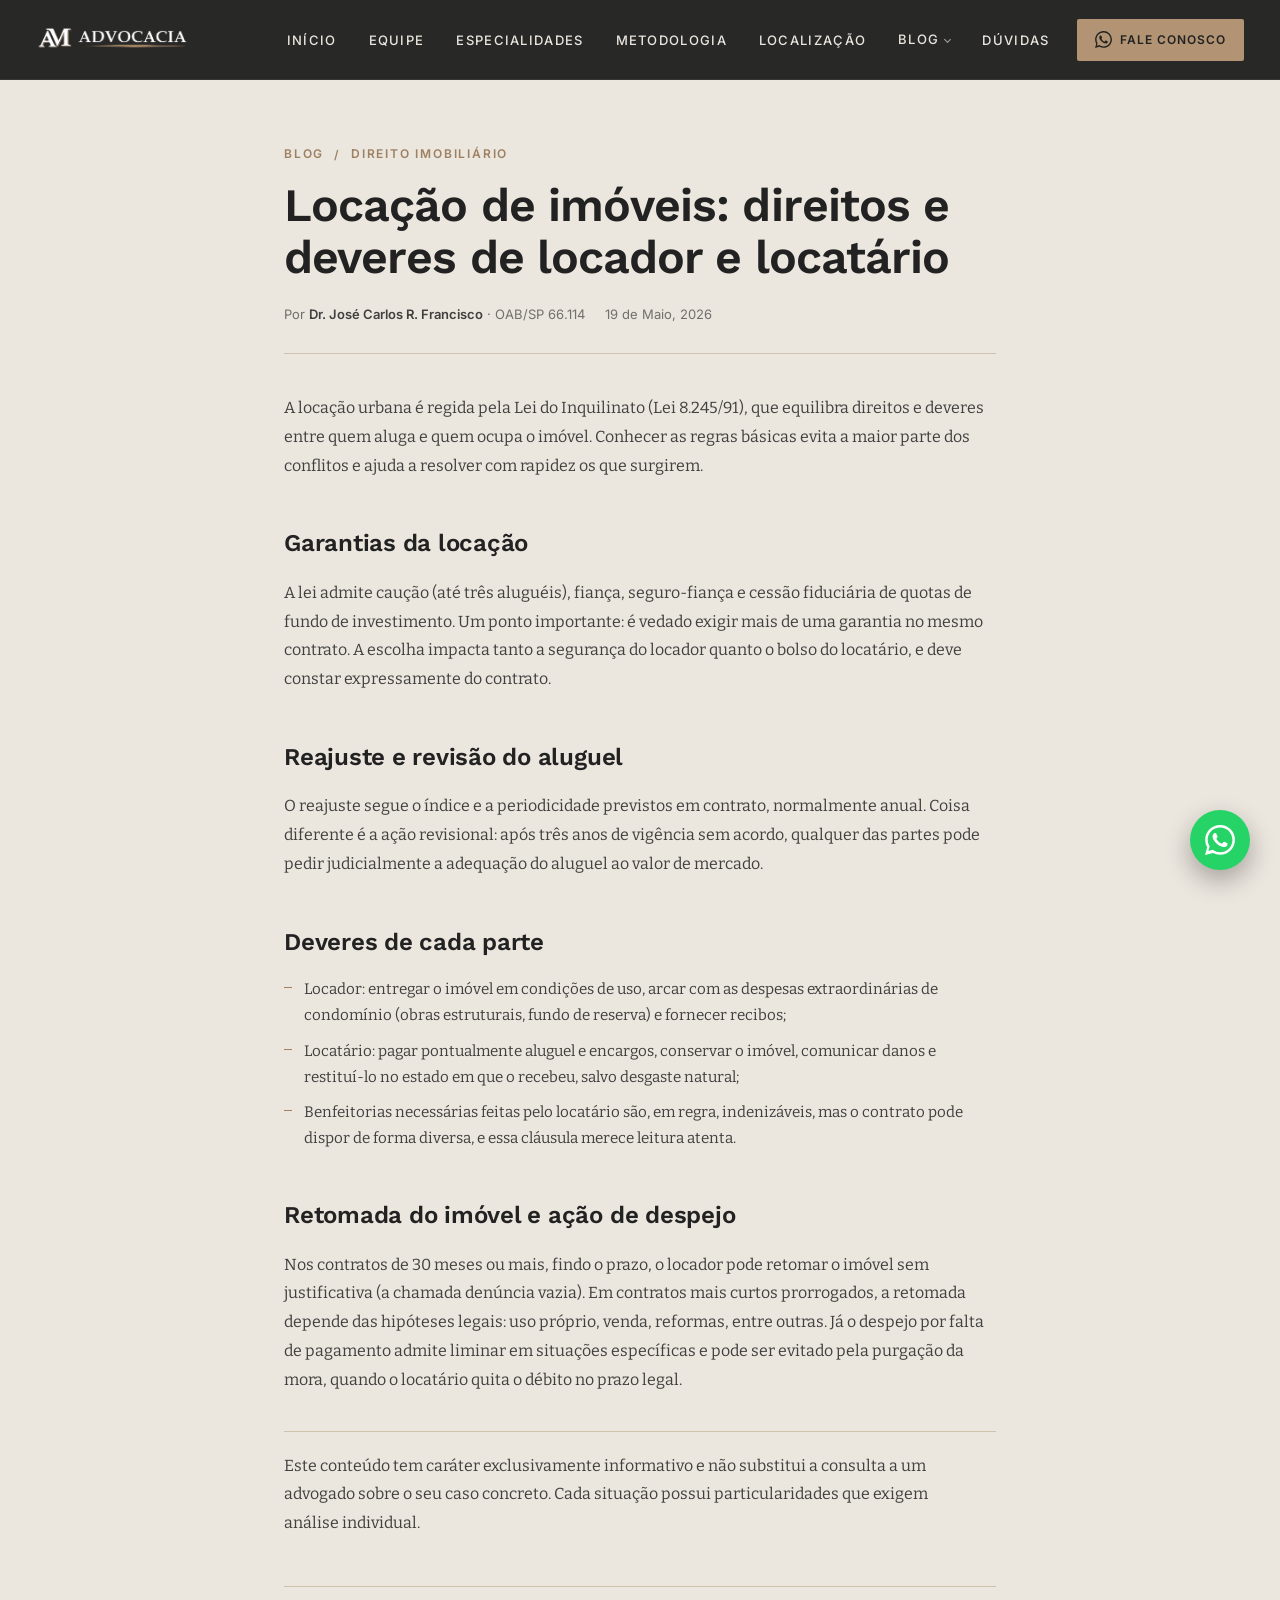
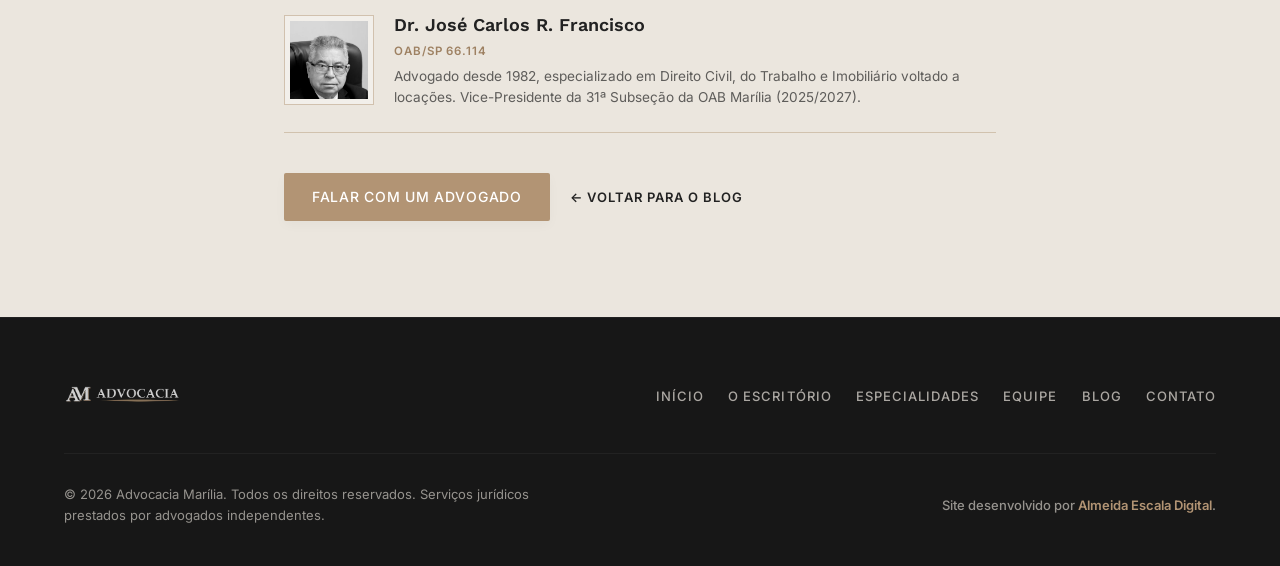
<file: blog/locacao-de-imoveis-direitos-e-deveres/index.html>
<!DOCTYPE html>
<html lang="pt-BR">
<head>
    <meta charset="UTF-8">
    <meta name="viewport" content="width=device-width, initial-scale=1.0">
    <meta name="description" content="Garantias, reajustes, benfeitorias e retomada do imóvel: o que a Lei do Inquilinato estabelece para cada parte na locação urbana.">
    <meta name="theme-color" content="#222222">
    <meta property="og:type" content="article">
    <meta property="og:title" content="Locação de imóveis: direitos e deveres de locador e locatário | Advocacia Marília">
    <meta property="og:description" content="Garantias, reajustes, benfeitorias e retomada do imóvel: o que a Lei do Inquilinato estabelece para cada parte na locação urbana.">
    <meta property="og:locale" content="pt_BR">
    <link rel="icon" type="image/png" sizes="32x32" href="../../assets/images/favicon-32x32.png">
    <link rel="icon" type="image/png" sizes="16x16" href="../../assets/images/favicon-16x16.png">
    <link rel="apple-touch-icon" href="../../assets/images/apple-touch-icon.png">
    <title>Locação de imóveis: direitos e deveres de locador e locatário | Advocacia Marília</title>

    <link rel="preload" href="../../fonts/WorkSans-SemiBold.woff2" as="font" type="font/woff2" crossorigin>

    <link rel="stylesheet" href="../../style.css?v=44">
</head>
<body class="page-blog">

    <nav class="navbar scrolled" id="navbar">
        <div class="nav-container">
            <a href="../../index.html" class="nav-logo" aria-label="Advocacia Marília - Voltar ao início">
                <img src="../../assets/images/logo.png" alt="Logo Advocacia Marília" class="logo-img">
            </a>

            <button class="menu-toggle" id="menuToggle" aria-label="Abrir menu de navegação" aria-expanded="false" aria-controls="navLinks">
                <span class="bar"></span>
                <span class="bar"></span>
                <span class="bar"></span>
            </button>

            <ul class="nav-links" id="navLinks">
                <li><a href="../../index.html" class="nav-item">Início</a></li>
                <li><a href="../../index.html#equipe" class="nav-item">Equipe</a></li>
                <li><a href="../../index.html#atuacao" class="nav-item">Especialidades</a></li>
                <li><a href="../../index.html#metodologia" class="nav-item">Metodologia</a></li>
                <li><a href="../../index.html#localizacao" class="nav-item">Localização</a></li>
                <li><a href="../../blog/" class="nav-item" data-dropdown="blog">Blog</a></li>
                <li><a href="../../index.html#faq" class="nav-item">Dúvidas</a></li>
            </ul>

            <a href="https://wa.me/5514996108384?text=Ol%C3%A1!%20Vim%20pelo%20site%20da%20Advocacia%20Mar%C3%ADlia%20e%20gostaria%20de%20falar%20com%20um%20advogado." target="_blank" rel="noopener noreferrer" class="nav-whatsapp cta-anim" aria-label="Fale conosco no WhatsApp">
                <svg viewBox="0 0 24 24" xmlns="http://www.w3.org/2000/svg" fill="currentColor" class="nav-whatsapp-icon" aria-hidden="true">
                    <path d="M.057 24l1.687-6.163a11.867 11.867 0 0 1-1.587-5.946C.16 5.335 5.495 0 12.05 0a11.817 11.817 0 0 1 8.413 3.488 11.824 11.824 0 0 1 3.48 8.414c-.003 6.557-5.338 11.892-11.893 11.892a11.9 11.9 0 0 1-5.688-1.448L.057 24zm6.597-3.807c1.676.995 3.276 1.591 5.392 1.592 5.448 0 9.886-4.434 9.889-9.885.002-5.462-4.415-9.89-9.881-9.892-5.452 0-9.887 4.434-9.889 9.884a9.86 9.86 0 0 0 1.51 5.26l-.999 3.648 3.748-.984zm11.387-5.464c-.074-.124-.272-.198-.57-.347-.297-.149-1.758-.868-2.031-.967-.272-.099-.47-.149-.669.149-.198.297-.768.967-.941 1.165-.173.198-.347.223-.644.074-.297-.149-1.255-.462-2.39-1.475-.883-.788-1.48-1.761-1.653-2.059-.173-.297-.018-.458.13-.606.134-.133.297-.347.446-.521.151-.172.2-.296.3-.495.099-.198.05-.372-.025-.521-.075-.148-.669-1.611-.916-2.206-.242-.579-.487-.501-.669-.51l-.57-.01a1.1 1.1 0 0 0-.792.372c-.272.297-1.04 1.016-1.04 2.479s1.065 2.876 1.213 3.074c.149.198 2.095 3.2 5.076 4.487.709.306 1.263.489 1.694.626.712.226 1.36.194 1.872.118.571-.085 1.758-.719 2.006-1.413.248-.695.248-1.29.173-1.414z"/>
                </svg>
                <span class="cta-label"><span class="cta-label-inner">Fale Conosco</span><span class="cta-label-inner" aria-hidden="true">Fale Conosco</span></span>
            </a>
        </div>
    </nav>

    <main class="article">
        <div class="article-container">
            <div class="article-kicker">
                <a href="../">Blog</a>
                <span aria-hidden="true">/</span>
                <a href="../#imobiliario">Direito Imobiliário</a>
            </div>
            <h1 class="article-title">Locação de imóveis: direitos e deveres de locador e locatário</h1>
            <div class="article-meta">
                <span>Por <strong>Dr. José Carlos R. Francisco</strong> · OAB/SP 66.114</span>
                <time datetime="2026-05-19">19 de Maio, 2026</time>
            </div>

            <div class="article-body">
<p>A locação urbana é regida pela Lei do Inquilinato (Lei 8.245/91), que equilibra direitos e deveres entre quem aluga e quem ocupa o imóvel. Conhecer as regras básicas evita a maior parte dos conflitos e ajuda a resolver com rapidez os que surgirem.</p>
<h2>Garantias da locação</h2>
<p>A lei admite caução (até três aluguéis), fiança, seguro-fiança e cessão fiduciária de quotas de fundo de investimento. Um ponto importante: é vedado exigir mais de uma garantia no mesmo contrato. A escolha impacta tanto a segurança do locador quanto o bolso do locatário, e deve constar expressamente do contrato.</p>
<h2>Reajuste e revisão do aluguel</h2>
<p>O reajuste segue o índice e a periodicidade previstos em contrato, normalmente anual. Coisa diferente é a ação revisional: após três anos de vigência sem acordo, qualquer das partes pode pedir judicialmente a adequação do aluguel ao valor de mercado.</p>
<h2>Deveres de cada parte</h2>
<ul>
<li>Locador: entregar o imóvel em condições de uso, arcar com as despesas extraordinárias de condomínio (obras estruturais, fundo de reserva) e fornecer recibos;</li>
<li>Locatário: pagar pontualmente aluguel e encargos, conservar o imóvel, comunicar danos e restituí-lo no estado em que o recebeu, salvo desgaste natural;</li>
<li>Benfeitorias necessárias feitas pelo locatário são, em regra, indenizáveis, mas o contrato pode dispor de forma diversa, e essa cláusula merece leitura atenta.</li>
</ul>
<h2>Retomada do imóvel e ação de despejo</h2>
<p>Nos contratos de 30 meses ou mais, findo o prazo, o locador pode retomar o imóvel sem justificativa (a chamada denúncia vazia). Em contratos mais curtos prorrogados, a retomada depende das hipóteses legais: uso próprio, venda, reformas, entre outras. Já o despejo por falta de pagamento admite liminar em situações específicas e pode ser evitado pela purgação da mora, quando o locatário quita o débito no prazo legal.</p>
                <p class="article-disclaimer">Este conteúdo tem caráter exclusivamente informativo e não substitui a consulta a um advogado sobre o seu caso concreto. Cada situação possui particularidades que exigem análise individual.</p>
            </div>

            <div class="article-author">
                <span class="article-author-frame">
                    <span class="article-author-crop">
                        <img src="../../assets/images/equipe/francisco.webp" alt="Dr. José Carlos R. Francisco" class="article-author-photo" loading="lazy" style="--fx:50%;--fy:24%;--fs:1.98">
                    </span>
                </span>
                <div>
                    <span class="article-author-name">Dr. José Carlos R. Francisco</span>
                    <span class="article-author-oab">OAB/SP 66.114</span>
                    <p class="article-author-bio">Advogado desde 1982, especializado em Direito Civil, do Trabalho e Imobiliário voltado a locações. Vice-Presidente da 31ª Subseção da OAB Marília (2025/2027).</p>
                </div>
            </div>

            <div class="article-cta">
                <a href="https://wa.me/5514996108384?text=Ol%C3%A1!%20Vim%20pelo%20site%20da%20Advocacia%20Mar%C3%ADlia%2C%20li%20o%20artigo%20%22Loca%C3%A7%C3%A3o%20de%20im%C3%B3veis%3A%20direitos%20e%20deveres%20de%20locador%20e%20locat%C3%A1rio%22%20e%20gostaria%20de%20mais%20informa%C3%A7%C3%B5es." target="_blank" rel="noopener noreferrer" class="btn btn-primary cta-anim"><span class="cta-label"><span class="cta-label-inner">Falar com um Advogado</span><span class="cta-label-inner" aria-hidden="true">Falar com um Advogado</span></span></a>
                <a href="../" class="article-back">&larr; Voltar para o blog</a>
            </div>
        </div>
    </main>

    <footer class="footer">
        <div class="footer-container">
            <div class="footer-top">
                <a href="../../index.html" class="footer-logo" aria-label="Advocacia Marília - Voltar ao início">
                    <img src="../../assets/images/logo.png" alt="Logo Advocacia Marília" class="logo-img-footer">
                </a>
                <ul class="footer-nav">
                    <li><a href="../../index.html">Início</a></li>
                    <li><a href="../../index.html#sobre">O Escritório</a></li>
                    <li><a href="../../index.html#atuacao">Especialidades</a></li>
                    <li><a href="../../index.html#equipe">Equipe</a></li>
                    <li><a href="../../blog/">Blog</a></li>
                    <li><a href="../../index.html#contato">Contato</a></li>
                </ul>
            </div>

            <div class="footer-bottom">
                <p class="footer-copy">&copy; 2026 Advocacia Marília. Todos os direitos reservados. Serviços jurídicos prestados por advogados independentes.</p>
                <p class="footer-credit">Site desenvolvido por <a href="https://almeidaescaladigital.com" target="_blank" rel="noopener noreferrer" class="credit-link">Almeida Escala Digital</a>.</p>
            </div>
        </div>
    </footer>

    <div class="wa-widget" id="waWidget">
        <div class="wa-tooltip" id="waTooltip" aria-live="polite">
            <span>Olá, como posso ajudar?</span>
            <button class="wa-tooltip-close" id="waTooltipClose" aria-label="Fechar balão de ajuda">&times;</button>
        </div>

        <a class="wa-btn" id="waBtn" href="https://wa.me/5514996108384?text=Ol%C3%A1!%20Vim%20pelo%20site%20da%20Advocacia%20Mar%C3%ADlia%20e%20gostaria%20de%20falar%20com%20um%20advogado." target="_blank" rel="noopener noreferrer" aria-label="Fale conosco no WhatsApp">
            <svg viewBox="0 0 24 24" xmlns="http://www.w3.org/2000/svg" fill="currentColor" class="wa-icon" aria-hidden="true">
                <path d="M.057 24l1.687-6.163a11.867 11.867 0 0 1-1.587-5.946C.16 5.335 5.495 0 12.05 0a11.817 11.817 0 0 1 8.413 3.488 11.824 11.824 0 0 1 3.48 8.414c-.003 6.557-5.338 11.892-11.893 11.892a11.9 11.9 0 0 1-5.688-1.448L.057 24zm6.597-3.807c1.676.995 3.276 1.591 5.392 1.592 5.448 0 9.886-4.434 9.889-9.885.002-5.462-4.415-9.89-9.881-9.892-5.452 0-9.887 4.434-9.889 9.884a9.86 9.86 0 0 0 1.51 5.26l-.999 3.648 3.748-.984zm11.387-5.464c-.074-.124-.272-.198-.57-.347-.297-.149-1.758-.868-2.031-.967-.272-.099-.47-.149-.669.149-.198.297-.768.967-.941 1.165-.173.198-.347.223-.644.074-.297-.149-1.255-.462-2.39-1.475-.883-.788-1.48-1.761-1.653-2.059-.173-.297-.018-.458.13-.606.134-.133.297-.347.446-.521.151-.172.2-.296.3-.495.099-.198.05-.372-.025-.521-.075-.148-.669-1.611-.916-2.206-.242-.579-.487-.501-.669-.51l-.57-.01a1.1 1.1 0 0 0-.792.372c-.272.297-1.04 1.016-1.04 2.479s1.065 2.876 1.213 3.074c.149.198 2.095 3.2 5.076 4.487.709.306 1.263.489 1.694.626.712.226 1.36.194 1.872.118.571-.085 1.758-.719 2.006-1.413.248-.695.248-1.29.173-1.414z"/>
            </svg>
        </a>

        <div class="wa-panel" id="waPanel" role="dialog" aria-label="Atendimento Advocacia Marília">
            <header class="wa-panel-header">
                <span class="wa-avatar" aria-hidden="true"></span>
                <div class="wa-brand">
                    <span class="wa-brand-name">Advocacia Marília</span>
                    <span class="wa-brand-status"><span class="wa-status-dot" aria-hidden="true"></span>Atendimento Digital</span>
                </div>
            </header>

            <div class="wa-panel-body" id="waPanelBody">
                <div class="wa-chat-area" id="waChatArea">
                    <div class="wa-message wa-msg-received">
                        <p>Olá! Selecione uma das perguntas abaixo ou fale direto com nossa equipe:</p>
                    </div>
                </div>

                <div class="wa-faq-list" id="waFaqList">
                    <button class="wa-faq-btn" data-id="1">Como funciona o atendimento de advogados autônomos?</button>
                    <button class="wa-faq-btn" data-id="2">Como posso agendar uma consulta jurídica?</button>
                    <button class="wa-faq-btn" data-id="3">Quais documentos levar para a primeira consulta?</button>
                    <button class="wa-faq-btn" data-id="4">Onde fica localizado o escritório?</button>
                </div>
            </div>

            <footer class="wa-panel-footer">
                <a href="https://wa.me/5514996108384?text=Ol%C3%A1!%20Vim%20pelo%20site%20da%20Advocacia%20Mar%C3%ADlia%20e%20gostaria%20de%20falar%20com%20um%20advogado." target="_blank" rel="noopener noreferrer" class="wa-direct-link">
                    <svg viewBox="0 0 24 24" xmlns="http://www.w3.org/2000/svg" fill="currentColor" aria-hidden="true"><path d="M.057 24l1.687-6.163a11.867 11.867 0 0 1-1.587-5.946C.16 5.335 5.495 0 12.05 0a11.817 11.817 0 0 1 8.413 3.488 11.824 11.824 0 0 1 3.48 8.414c-.003 6.557-5.338 11.892-11.893 11.892a11.9 11.9 0 0 1-5.688-1.448L.057 24zm6.597-3.807c1.676.995 3.276 1.591 5.392 1.592 5.448 0 9.886-4.434 9.889-9.885.002-5.462-4.415-9.89-9.881-9.892-5.452 0-9.887 4.434-9.889 9.884a9.86 9.86 0 0 0 1.51 5.26l-.999 3.648 3.748-.984zm11.387-5.464c-.074-.124-.272-.198-.57-.347-.297-.149-1.758-.868-2.031-.967-.272-.099-.47-.149-.669.149-.198.297-.768.967-.941 1.165-.173.198-.347.223-.644.074-.297-.149-1.255-.462-2.39-1.475-.883-.788-1.48-1.761-1.653-2.059-.173-.297-.018-.458.13-.606.134-.133.297-.347.446-.521.151-.172.2-.296.3-.495.099-.198.05-.372-.025-.521-.075-.148-.669-1.611-.916-2.206-.242-.579-.487-.501-.669-.51l-.57-.01a1.1 1.1 0 0 0-.792.372c-.272.297-1.04 1.016-1.04 2.479s1.065 2.876 1.213 3.074c.149.198 2.095 3.2 5.076 4.487.709.306 1.263.489 1.694.626.712.226 1.36.194 1.872.118.571-.085 1.758-.719 2.006-1.413.248-.695.248-1.29.173-1.414z"/></svg>
                    Falar no WhatsApp
                </a>
            </footer>
        </div>
    </div>

    <script src="../../lenis.min.js" defer></script>
    <script src="../../script.js?v=19" defer></script>
</body>
</html>
</file>
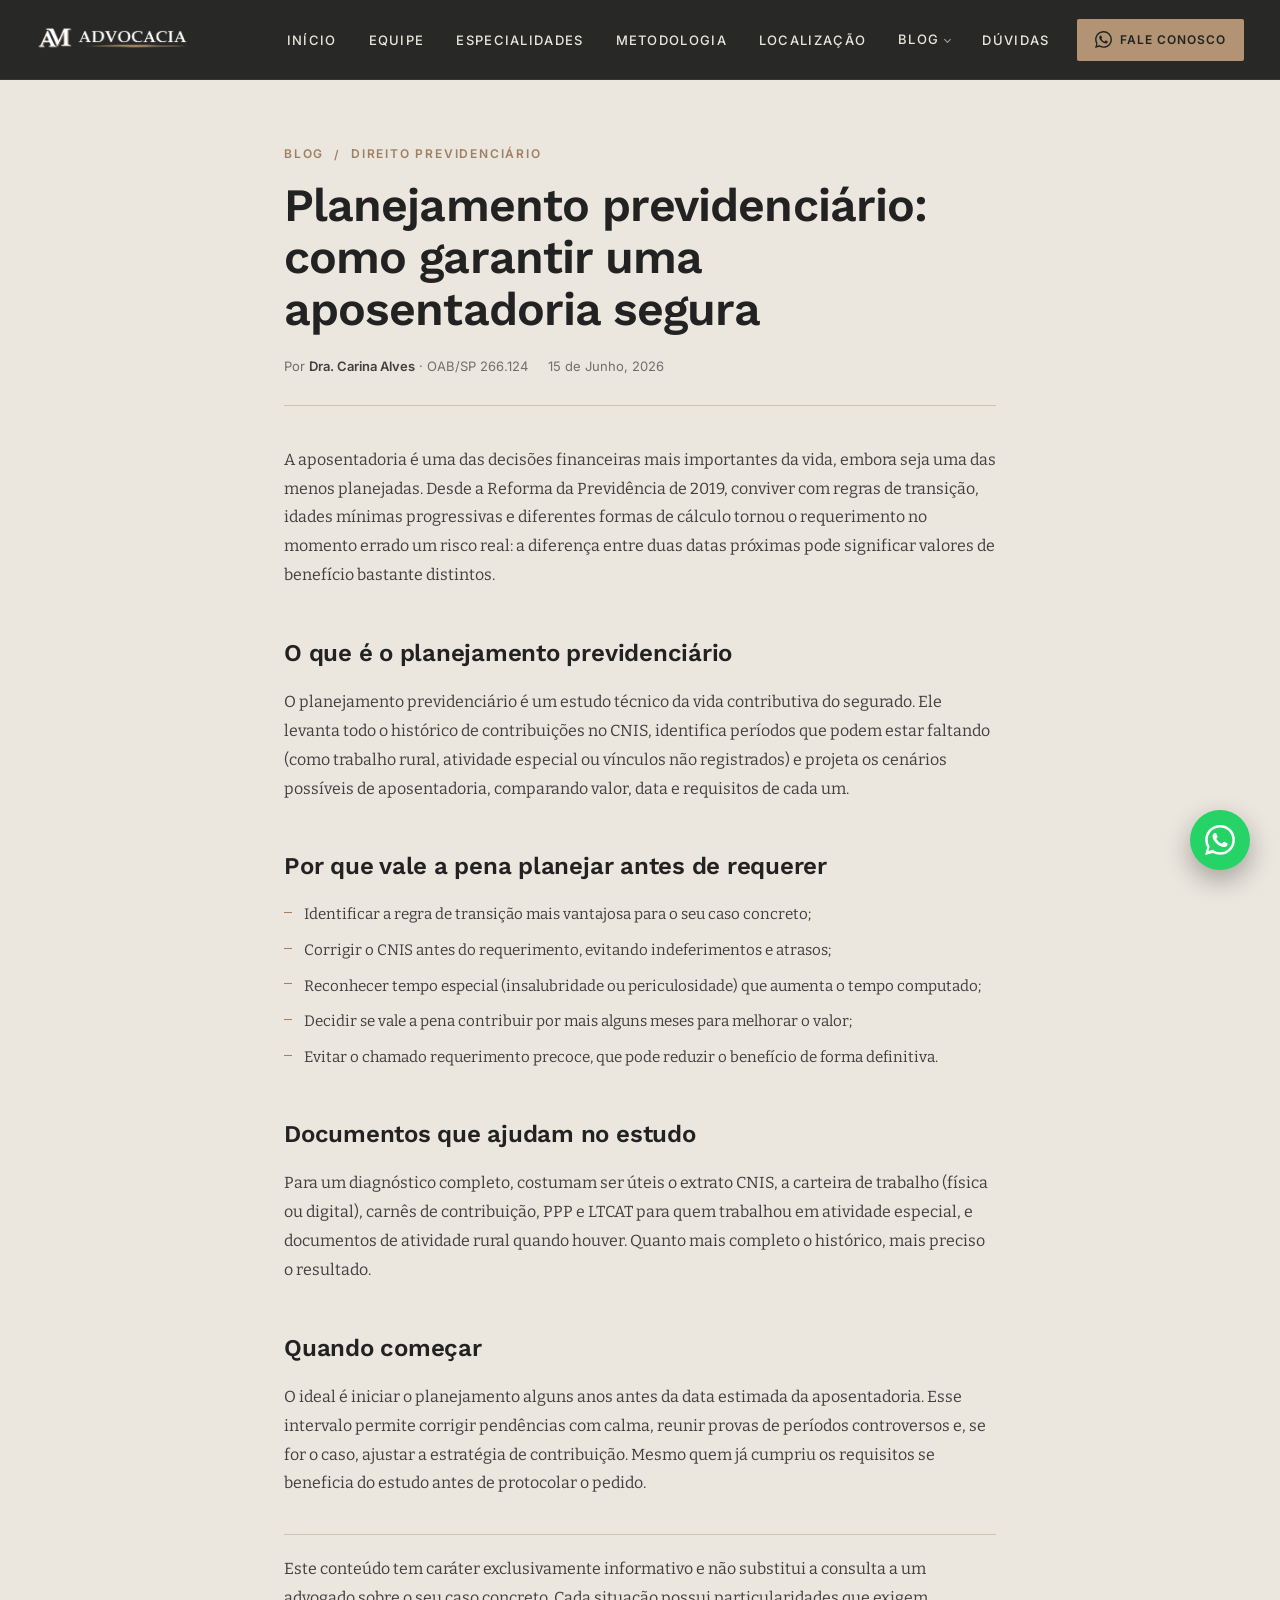
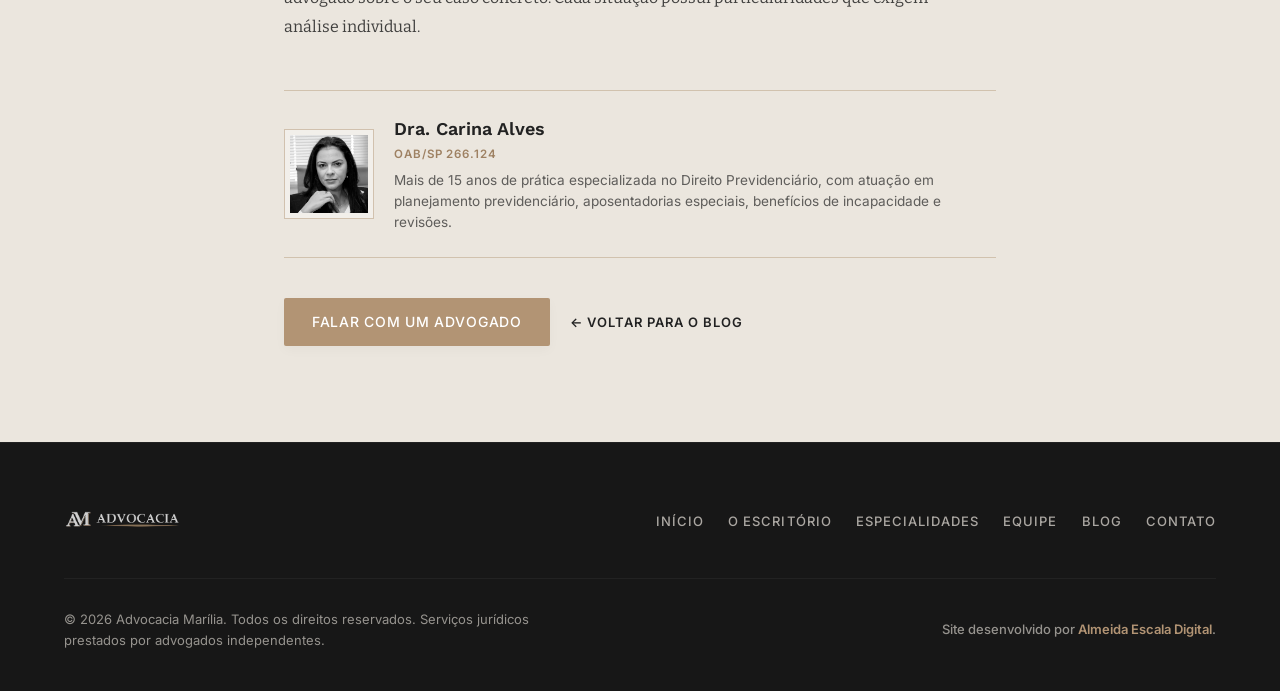
<file: blog/planejamento-previdenciario/index.html>
<!DOCTYPE html>
<html lang="pt-BR">
<head>
    <meta charset="UTF-8">
    <meta name="viewport" content="width=device-width, initial-scale=1.0">
    <meta name="description" content="Entenda a importância de planejar a aposentadoria com antecedência, analisando as regras de transição e o melhor momento para o requerimento.">
    <meta name="theme-color" content="#222222">
    <meta property="og:type" content="article">
    <meta property="og:title" content="Planejamento previdenciário: como garantir uma aposentadoria segura | Advocacia Marília">
    <meta property="og:description" content="Entenda a importância de planejar a aposentadoria com antecedência, analisando as regras de transição e o melhor momento para o requerimento.">
    <meta property="og:locale" content="pt_BR">
    <link rel="icon" type="image/png" sizes="32x32" href="../../assets/images/favicon-32x32.png">
    <link rel="icon" type="image/png" sizes="16x16" href="../../assets/images/favicon-16x16.png">
    <link rel="apple-touch-icon" href="../../assets/images/apple-touch-icon.png">
    <title>Planejamento previdenciário: como garantir uma aposentadoria segura | Advocacia Marília</title>

    <link rel="preload" href="../../fonts/WorkSans-SemiBold.woff2" as="font" type="font/woff2" crossorigin>

    <link rel="stylesheet" href="../../style.css?v=44">
</head>
<body class="page-blog">

    <nav class="navbar scrolled" id="navbar">
        <div class="nav-container">
            <a href="../../index.html" class="nav-logo" aria-label="Advocacia Marília - Voltar ao início">
                <img src="../../assets/images/logo.png" alt="Logo Advocacia Marília" class="logo-img">
            </a>

            <button class="menu-toggle" id="menuToggle" aria-label="Abrir menu de navegação" aria-expanded="false" aria-controls="navLinks">
                <span class="bar"></span>
                <span class="bar"></span>
                <span class="bar"></span>
            </button>

            <ul class="nav-links" id="navLinks">
                <li><a href="../../index.html" class="nav-item">Início</a></li>
                <li><a href="../../index.html#equipe" class="nav-item">Equipe</a></li>
                <li><a href="../../index.html#atuacao" class="nav-item">Especialidades</a></li>
                <li><a href="../../index.html#metodologia" class="nav-item">Metodologia</a></li>
                <li><a href="../../index.html#localizacao" class="nav-item">Localização</a></li>
                <li><a href="../../blog/" class="nav-item" data-dropdown="blog">Blog</a></li>
                <li><a href="../../index.html#faq" class="nav-item">Dúvidas</a></li>
            </ul>

            <a href="https://wa.me/5514996108384?text=Ol%C3%A1!%20Vim%20pelo%20site%20da%20Advocacia%20Mar%C3%ADlia%20e%20gostaria%20de%20falar%20com%20um%20advogado." target="_blank" rel="noopener noreferrer" class="nav-whatsapp cta-anim" aria-label="Fale conosco no WhatsApp">
                <svg viewBox="0 0 24 24" xmlns="http://www.w3.org/2000/svg" fill="currentColor" class="nav-whatsapp-icon" aria-hidden="true">
                    <path d="M.057 24l1.687-6.163a11.867 11.867 0 0 1-1.587-5.946C.16 5.335 5.495 0 12.05 0a11.817 11.817 0 0 1 8.413 3.488 11.824 11.824 0 0 1 3.48 8.414c-.003 6.557-5.338 11.892-11.893 11.892a11.9 11.9 0 0 1-5.688-1.448L.057 24zm6.597-3.807c1.676.995 3.276 1.591 5.392 1.592 5.448 0 9.886-4.434 9.889-9.885.002-5.462-4.415-9.89-9.881-9.892-5.452 0-9.887 4.434-9.889 9.884a9.86 9.86 0 0 0 1.51 5.26l-.999 3.648 3.748-.984zm11.387-5.464c-.074-.124-.272-.198-.57-.347-.297-.149-1.758-.868-2.031-.967-.272-.099-.47-.149-.669.149-.198.297-.768.967-.941 1.165-.173.198-.347.223-.644.074-.297-.149-1.255-.462-2.39-1.475-.883-.788-1.48-1.761-1.653-2.059-.173-.297-.018-.458.13-.606.134-.133.297-.347.446-.521.151-.172.2-.296.3-.495.099-.198.05-.372-.025-.521-.075-.148-.669-1.611-.916-2.206-.242-.579-.487-.501-.669-.51l-.57-.01a1.1 1.1 0 0 0-.792.372c-.272.297-1.04 1.016-1.04 2.479s1.065 2.876 1.213 3.074c.149.198 2.095 3.2 5.076 4.487.709.306 1.263.489 1.694.626.712.226 1.36.194 1.872.118.571-.085 1.758-.719 2.006-1.413.248-.695.248-1.29.173-1.414z"/>
                </svg>
                <span class="cta-label"><span class="cta-label-inner">Fale Conosco</span><span class="cta-label-inner" aria-hidden="true">Fale Conosco</span></span>
            </a>
        </div>
    </nav>

    <main class="article">
        <div class="article-container">
            <div class="article-kicker">
                <a href="../">Blog</a>
                <span aria-hidden="true">/</span>
                <a href="../#previdenciario">Direito Previdenciário</a>
            </div>
            <h1 class="article-title">Planejamento previdenciário: como garantir uma aposentadoria segura</h1>
            <div class="article-meta">
                <span>Por <strong>Dra. Carina Alves</strong> · OAB/SP 266.124</span>
                <time datetime="2026-06-15">15 de Junho, 2026</time>
            </div>

            <div class="article-body">
<p>A aposentadoria é uma das decisões financeiras mais importantes da vida, embora seja uma das menos planejadas. Desde a Reforma da Previdência de 2019, conviver com regras de transição, idades mínimas progressivas e diferentes formas de cálculo tornou o requerimento no momento errado um risco real: a diferença entre duas datas próximas pode significar valores de benefício bastante distintos.</p>
<h2>O que é o planejamento previdenciário</h2>
<p>O planejamento previdenciário é um estudo técnico da vida contributiva do segurado. Ele levanta todo o histórico de contribuições no CNIS, identifica períodos que podem estar faltando (como trabalho rural, atividade especial ou vínculos não registrados) e projeta os cenários possíveis de aposentadoria, comparando valor, data e requisitos de cada um.</p>
<h2>Por que vale a pena planejar antes de requerer</h2>
<ul>
<li>Identificar a regra de transição mais vantajosa para o seu caso concreto;</li>
<li>Corrigir o CNIS antes do requerimento, evitando indeferimentos e atrasos;</li>
<li>Reconhecer tempo especial (insalubridade ou periculosidade) que aumenta o tempo computado;</li>
<li>Decidir se vale a pena contribuir por mais alguns meses para melhorar o valor;</li>
<li>Evitar o chamado requerimento precoce, que pode reduzir o benefício de forma definitiva.</li>
</ul>
<h2>Documentos que ajudam no estudo</h2>
<p>Para um diagnóstico completo, costumam ser úteis o extrato CNIS, a carteira de trabalho (física ou digital), carnês de contribuição, PPP e LTCAT para quem trabalhou em atividade especial, e documentos de atividade rural quando houver. Quanto mais completo o histórico, mais preciso o resultado.</p>
<h2>Quando começar</h2>
<p>O ideal é iniciar o planejamento alguns anos antes da data estimada da aposentadoria. Esse intervalo permite corrigir pendências com calma, reunir provas de períodos controversos e, se for o caso, ajustar a estratégia de contribuição. Mesmo quem já cumpriu os requisitos se beneficia do estudo antes de protocolar o pedido.</p>
                <p class="article-disclaimer">Este conteúdo tem caráter exclusivamente informativo e não substitui a consulta a um advogado sobre o seu caso concreto. Cada situação possui particularidades que exigem análise individual.</p>
            </div>

            <div class="article-author">
                <span class="article-author-frame">
                    <span class="article-author-crop">
                        <img src="../../assets/images/equipe/carina.webp" alt="Dra. Carina Alves" class="article-author-photo" loading="lazy" style="--fx:53%;--fy:36%;--fs:1.85">
                    </span>
                </span>
                <div>
                    <span class="article-author-name">Dra. Carina Alves</span>
                    <span class="article-author-oab">OAB/SP 266.124</span>
                    <p class="article-author-bio">Mais de 15 anos de prática especializada no Direito Previdenciário, com atuação em planejamento previdenciário, aposentadorias especiais, benefícios de incapacidade e revisões.</p>
                </div>
            </div>

            <div class="article-cta">
                <a href="https://wa.me/5514996108384?text=Ol%C3%A1!%20Vim%20pelo%20site%20da%20Advocacia%20Mar%C3%ADlia%2C%20li%20o%20artigo%20%22Planejamento%20previdenci%C3%A1rio%3A%20como%20garantir%20uma%20aposentadoria%20segura%22%20e%20gostaria%20de%20mais%20informa%C3%A7%C3%B5es." target="_blank" rel="noopener noreferrer" class="btn btn-primary cta-anim"><span class="cta-label"><span class="cta-label-inner">Falar com um Advogado</span><span class="cta-label-inner" aria-hidden="true">Falar com um Advogado</span></span></a>
                <a href="../" class="article-back">&larr; Voltar para o blog</a>
            </div>
        </div>
    </main>

    <footer class="footer">
        <div class="footer-container">
            <div class="footer-top">
                <a href="../../index.html" class="footer-logo" aria-label="Advocacia Marília - Voltar ao início">
                    <img src="../../assets/images/logo.png" alt="Logo Advocacia Marília" class="logo-img-footer">
                </a>
                <ul class="footer-nav">
                    <li><a href="../../index.html">Início</a></li>
                    <li><a href="../../index.html#sobre">O Escritório</a></li>
                    <li><a href="../../index.html#atuacao">Especialidades</a></li>
                    <li><a href="../../index.html#equipe">Equipe</a></li>
                    <li><a href="../../blog/">Blog</a></li>
                    <li><a href="../../index.html#contato">Contato</a></li>
                </ul>
            </div>

            <div class="footer-bottom">
                <p class="footer-copy">&copy; 2026 Advocacia Marília. Todos os direitos reservados. Serviços jurídicos prestados por advogados independentes.</p>
                <p class="footer-credit">Site desenvolvido por <a href="https://almeidaescaladigital.com" target="_blank" rel="noopener noreferrer" class="credit-link">Almeida Escala Digital</a>.</p>
            </div>
        </div>
    </footer>

    <div class="wa-widget" id="waWidget">
        <div class="wa-tooltip" id="waTooltip" aria-live="polite">
            <span>Olá, como posso ajudar?</span>
            <button class="wa-tooltip-close" id="waTooltipClose" aria-label="Fechar balão de ajuda">&times;</button>
        </div>

        <a class="wa-btn" id="waBtn" href="https://wa.me/5514996108384?text=Ol%C3%A1!%20Vim%20pelo%20site%20da%20Advocacia%20Mar%C3%ADlia%20e%20gostaria%20de%20falar%20com%20um%20advogado." target="_blank" rel="noopener noreferrer" aria-label="Fale conosco no WhatsApp">
            <svg viewBox="0 0 24 24" xmlns="http://www.w3.org/2000/svg" fill="currentColor" class="wa-icon" aria-hidden="true">
                <path d="M.057 24l1.687-6.163a11.867 11.867 0 0 1-1.587-5.946C.16 5.335 5.495 0 12.05 0a11.817 11.817 0 0 1 8.413 3.488 11.824 11.824 0 0 1 3.48 8.414c-.003 6.557-5.338 11.892-11.893 11.892a11.9 11.9 0 0 1-5.688-1.448L.057 24zm6.597-3.807c1.676.995 3.276 1.591 5.392 1.592 5.448 0 9.886-4.434 9.889-9.885.002-5.462-4.415-9.89-9.881-9.892-5.452 0-9.887 4.434-9.889 9.884a9.86 9.86 0 0 0 1.51 5.26l-.999 3.648 3.748-.984zm11.387-5.464c-.074-.124-.272-.198-.57-.347-.297-.149-1.758-.868-2.031-.967-.272-.099-.47-.149-.669.149-.198.297-.768.967-.941 1.165-.173.198-.347.223-.644.074-.297-.149-1.255-.462-2.39-1.475-.883-.788-1.48-1.761-1.653-2.059-.173-.297-.018-.458.13-.606.134-.133.297-.347.446-.521.151-.172.2-.296.3-.495.099-.198.05-.372-.025-.521-.075-.148-.669-1.611-.916-2.206-.242-.579-.487-.501-.669-.51l-.57-.01a1.1 1.1 0 0 0-.792.372c-.272.297-1.04 1.016-1.04 2.479s1.065 2.876 1.213 3.074c.149.198 2.095 3.2 5.076 4.487.709.306 1.263.489 1.694.626.712.226 1.36.194 1.872.118.571-.085 1.758-.719 2.006-1.413.248-.695.248-1.29.173-1.414z"/>
            </svg>
        </a>

        <div class="wa-panel" id="waPanel" role="dialog" aria-label="Atendimento Advocacia Marília">
            <header class="wa-panel-header">
                <span class="wa-avatar" aria-hidden="true"></span>
                <div class="wa-brand">
                    <span class="wa-brand-name">Advocacia Marília</span>
                    <span class="wa-brand-status"><span class="wa-status-dot" aria-hidden="true"></span>Atendimento Digital</span>
                </div>
            </header>

            <div class="wa-panel-body" id="waPanelBody">
                <div class="wa-chat-area" id="waChatArea">
                    <div class="wa-message wa-msg-received">
                        <p>Olá! Selecione uma das perguntas abaixo ou fale direto com nossa equipe:</p>
                    </div>
                </div>

                <div class="wa-faq-list" id="waFaqList">
                    <button class="wa-faq-btn" data-id="1">Como funciona o atendimento de advogados autônomos?</button>
                    <button class="wa-faq-btn" data-id="2">Como posso agendar uma consulta jurídica?</button>
                    <button class="wa-faq-btn" data-id="3">Quais documentos levar para a primeira consulta?</button>
                    <button class="wa-faq-btn" data-id="4">Onde fica localizado o escritório?</button>
                </div>
            </div>

            <footer class="wa-panel-footer">
                <a href="https://wa.me/5514996108384?text=Ol%C3%A1!%20Vim%20pelo%20site%20da%20Advocacia%20Mar%C3%ADlia%20e%20gostaria%20de%20falar%20com%20um%20advogado." target="_blank" rel="noopener noreferrer" class="wa-direct-link">
                    <svg viewBox="0 0 24 24" xmlns="http://www.w3.org/2000/svg" fill="currentColor" aria-hidden="true"><path d="M.057 24l1.687-6.163a11.867 11.867 0 0 1-1.587-5.946C.16 5.335 5.495 0 12.05 0a11.817 11.817 0 0 1 8.413 3.488 11.824 11.824 0 0 1 3.48 8.414c-.003 6.557-5.338 11.892-11.893 11.892a11.9 11.9 0 0 1-5.688-1.448L.057 24zm6.597-3.807c1.676.995 3.276 1.591 5.392 1.592 5.448 0 9.886-4.434 9.889-9.885.002-5.462-4.415-9.89-9.881-9.892-5.452 0-9.887 4.434-9.889 9.884a9.86 9.86 0 0 0 1.51 5.26l-.999 3.648 3.748-.984zm11.387-5.464c-.074-.124-.272-.198-.57-.347-.297-.149-1.758-.868-2.031-.967-.272-.099-.47-.149-.669.149-.198.297-.768.967-.941 1.165-.173.198-.347.223-.644.074-.297-.149-1.255-.462-2.39-1.475-.883-.788-1.48-1.761-1.653-2.059-.173-.297-.018-.458.13-.606.134-.133.297-.347.446-.521.151-.172.2-.296.3-.495.099-.198.05-.372-.025-.521-.075-.148-.669-1.611-.916-2.206-.242-.579-.487-.501-.669-.51l-.57-.01a1.1 1.1 0 0 0-.792.372c-.272.297-1.04 1.016-1.04 2.479s1.065 2.876 1.213 3.074c.149.198 2.095 3.2 5.076 4.487.709.306 1.263.489 1.694.626.712.226 1.36.194 1.872.118.571-.085 1.758-.719 2.006-1.413.248-.695.248-1.29.173-1.414z"/></svg>
                    Falar no WhatsApp
                </a>
            </footer>
        </div>
    </div>

    <script src="../../lenis.min.js" defer></script>
    <script src="../../script.js?v=19" defer></script>
</body>
</html>
</file>
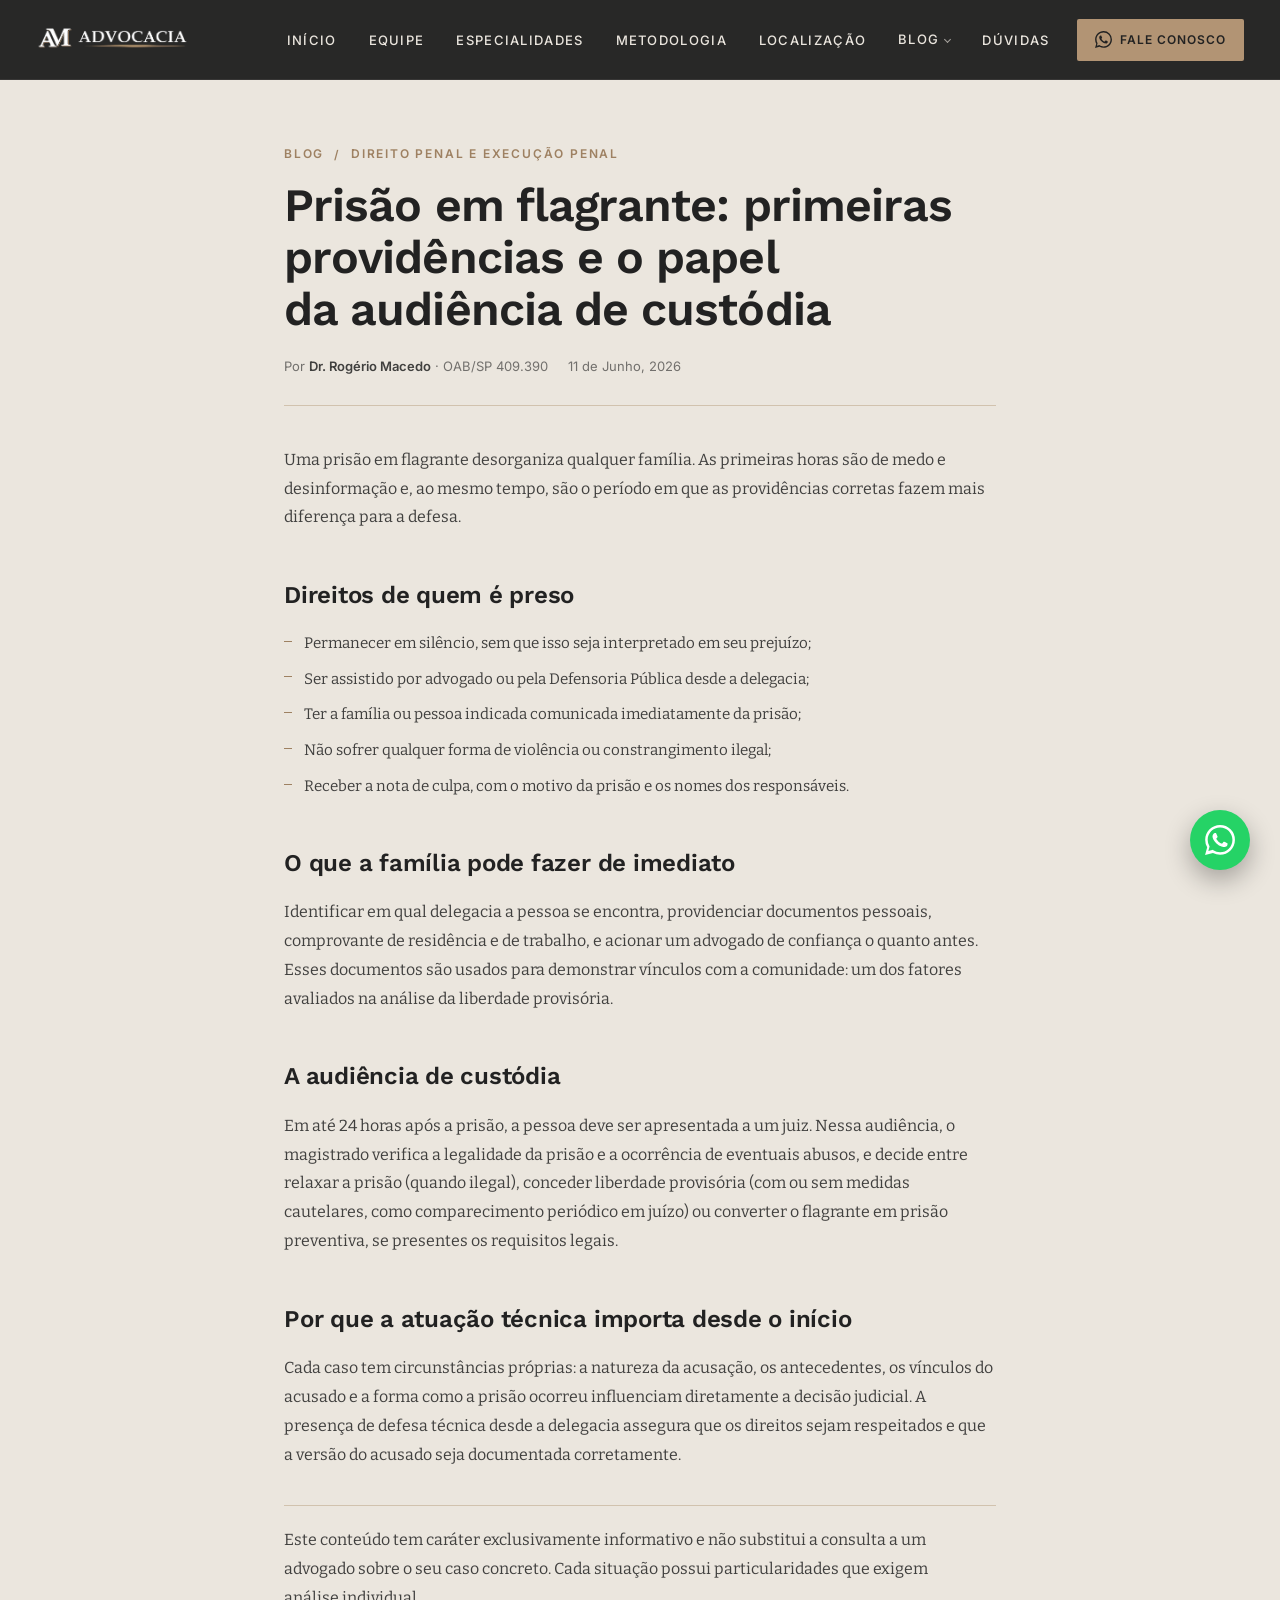
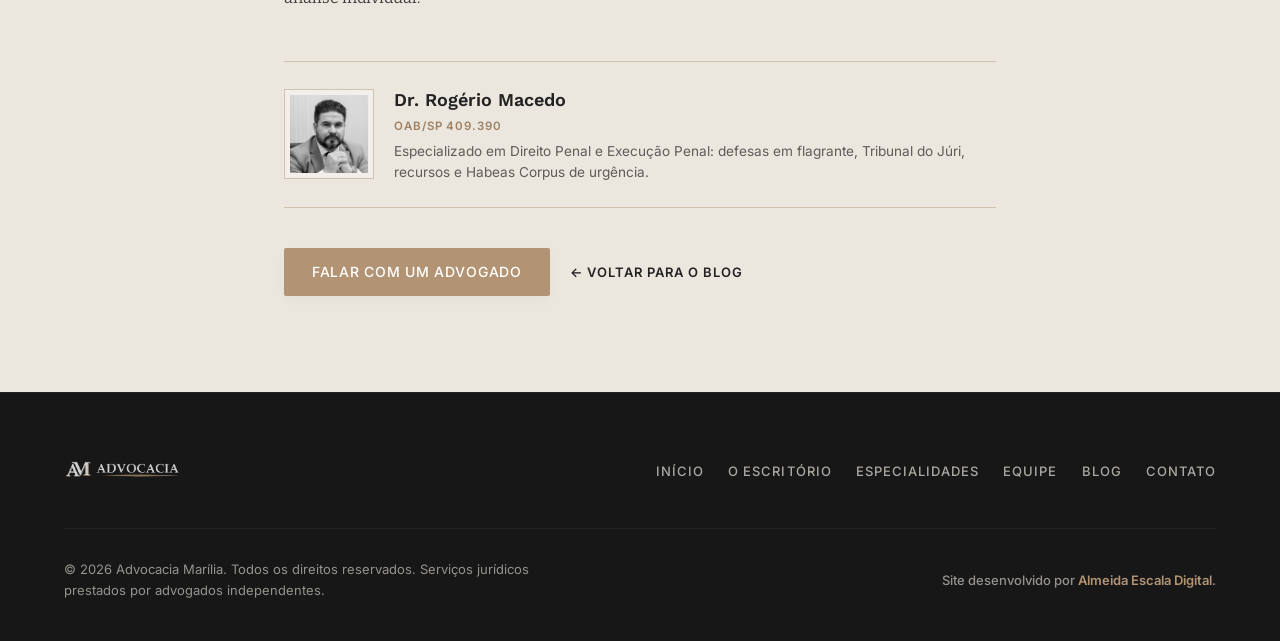
<file: blog/prisao-em-flagrante-primeiras-providencias/index.html>
<!DOCTYPE html>
<html lang="pt-BR">
<head>
    <meta charset="UTF-8">
    <meta name="viewport" content="width=device-width, initial-scale=1.0">
    <meta name="description" content="O que a família deve fazer nas primeiras horas após uma prisão em flagrante e o que pode acontecer na audiência de custódia.">
    <meta name="theme-color" content="#222222">
    <meta property="og:type" content="article">
    <meta property="og:title" content="Prisão em flagrante: primeiras providências e o papel da audiência de custódia | Advocacia Marília">
    <meta property="og:description" content="O que a família deve fazer nas primeiras horas após uma prisão em flagrante e o que pode acontecer na audiência de custódia.">
    <meta property="og:locale" content="pt_BR">
    <link rel="icon" type="image/png" sizes="32x32" href="../../assets/images/favicon-32x32.png">
    <link rel="icon" type="image/png" sizes="16x16" href="../../assets/images/favicon-16x16.png">
    <link rel="apple-touch-icon" href="../../assets/images/apple-touch-icon.png">
    <title>Prisão em flagrante: primeiras providências e o papel da audiência de custódia | Advocacia Marília</title>

    <link rel="preload" href="../../fonts/WorkSans-SemiBold.woff2" as="font" type="font/woff2" crossorigin>

    <link rel="stylesheet" href="../../style.css?v=44">
</head>
<body class="page-blog">

    <nav class="navbar scrolled" id="navbar">
        <div class="nav-container">
            <a href="../../index.html" class="nav-logo" aria-label="Advocacia Marília - Voltar ao início">
                <img src="../../assets/images/logo.png" alt="Logo Advocacia Marília" class="logo-img">
            </a>

            <button class="menu-toggle" id="menuToggle" aria-label="Abrir menu de navegação" aria-expanded="false" aria-controls="navLinks">
                <span class="bar"></span>
                <span class="bar"></span>
                <span class="bar"></span>
            </button>

            <ul class="nav-links" id="navLinks">
                <li><a href="../../index.html" class="nav-item">Início</a></li>
                <li><a href="../../index.html#equipe" class="nav-item">Equipe</a></li>
                <li><a href="../../index.html#atuacao" class="nav-item">Especialidades</a></li>
                <li><a href="../../index.html#metodologia" class="nav-item">Metodologia</a></li>
                <li><a href="../../index.html#localizacao" class="nav-item">Localização</a></li>
                <li><a href="../../blog/" class="nav-item" data-dropdown="blog">Blog</a></li>
                <li><a href="../../index.html#faq" class="nav-item">Dúvidas</a></li>
            </ul>

            <a href="https://wa.me/5514996108384?text=Ol%C3%A1!%20Vim%20pelo%20site%20da%20Advocacia%20Mar%C3%ADlia%20e%20gostaria%20de%20falar%20com%20um%20advogado." target="_blank" rel="noopener noreferrer" class="nav-whatsapp cta-anim" aria-label="Fale conosco no WhatsApp">
                <svg viewBox="0 0 24 24" xmlns="http://www.w3.org/2000/svg" fill="currentColor" class="nav-whatsapp-icon" aria-hidden="true">
                    <path d="M.057 24l1.687-6.163a11.867 11.867 0 0 1-1.587-5.946C.16 5.335 5.495 0 12.05 0a11.817 11.817 0 0 1 8.413 3.488 11.824 11.824 0 0 1 3.48 8.414c-.003 6.557-5.338 11.892-11.893 11.892a11.9 11.9 0 0 1-5.688-1.448L.057 24zm6.597-3.807c1.676.995 3.276 1.591 5.392 1.592 5.448 0 9.886-4.434 9.889-9.885.002-5.462-4.415-9.89-9.881-9.892-5.452 0-9.887 4.434-9.889 9.884a9.86 9.86 0 0 0 1.51 5.26l-.999 3.648 3.748-.984zm11.387-5.464c-.074-.124-.272-.198-.57-.347-.297-.149-1.758-.868-2.031-.967-.272-.099-.47-.149-.669.149-.198.297-.768.967-.941 1.165-.173.198-.347.223-.644.074-.297-.149-1.255-.462-2.39-1.475-.883-.788-1.48-1.761-1.653-2.059-.173-.297-.018-.458.13-.606.134-.133.297-.347.446-.521.151-.172.2-.296.3-.495.099-.198.05-.372-.025-.521-.075-.148-.669-1.611-.916-2.206-.242-.579-.487-.501-.669-.51l-.57-.01a1.1 1.1 0 0 0-.792.372c-.272.297-1.04 1.016-1.04 2.479s1.065 2.876 1.213 3.074c.149.198 2.095 3.2 5.076 4.487.709.306 1.263.489 1.694.626.712.226 1.36.194 1.872.118.571-.085 1.758-.719 2.006-1.413.248-.695.248-1.29.173-1.414z"/>
                </svg>
                <span class="cta-label"><span class="cta-label-inner">Fale Conosco</span><span class="cta-label-inner" aria-hidden="true">Fale Conosco</span></span>
            </a>
        </div>
    </nav>

    <main class="article">
        <div class="article-container">
            <div class="article-kicker">
                <a href="../">Blog</a>
                <span aria-hidden="true">/</span>
                <a href="../#penal">Direito Penal e Execução Penal</a>
            </div>
            <h1 class="article-title">Prisão em flagrante: primeiras providências e o papel da audiência de custódia</h1>
            <div class="article-meta">
                <span>Por <strong>Dr. Rogério Macedo</strong> · OAB/SP 409.390</span>
                <time datetime="2026-06-11">11 de Junho, 2026</time>
            </div>

            <div class="article-body">
<p>Uma prisão em flagrante desorganiza qualquer família. As primeiras horas são de medo e desinformação e, ao mesmo tempo, são o período em que as providências corretas fazem mais diferença para a defesa.</p>
<h2>Direitos de quem é preso</h2>
<ul>
<li>Permanecer em silêncio, sem que isso seja interpretado em seu prejuízo;</li>
<li>Ser assistido por advogado ou pela Defensoria Pública desde a delegacia;</li>
<li>Ter a família ou pessoa indicada comunicada imediatamente da prisão;</li>
<li>Não sofrer qualquer forma de violência ou constrangimento ilegal;</li>
<li>Receber a nota de culpa, com o motivo da prisão e os nomes dos responsáveis.</li>
</ul>
<h2>O que a família pode fazer de imediato</h2>
<p>Identificar em qual delegacia a pessoa se encontra, providenciar documentos pessoais, comprovante de residência e de trabalho, e acionar um advogado de confiança o quanto antes. Esses documentos são usados para demonstrar vínculos com a comunidade: um dos fatores avaliados na análise da liberdade provisória.</p>
<h2>A audiência de custódia</h2>
<p>Em até 24 horas após a prisão, a pessoa deve ser apresentada a um juiz. Nessa audiência, o magistrado verifica a legalidade da prisão e a ocorrência de eventuais abusos, e decide entre relaxar a prisão (quando ilegal), conceder liberdade provisória (com ou sem medidas cautelares, como comparecimento periódico em juízo) ou converter o flagrante em prisão preventiva, se presentes os requisitos legais.</p>
<h2>Por que a atuação técnica importa desde o início</h2>
<p>Cada caso tem circunstâncias próprias: a natureza da acusação, os antecedentes, os vínculos do acusado e a forma como a prisão ocorreu influenciam diretamente a decisão judicial. A presença de defesa técnica desde a delegacia assegura que os direitos sejam respeitados e que a versão do acusado seja documentada corretamente.</p>
                <p class="article-disclaimer">Este conteúdo tem caráter exclusivamente informativo e não substitui a consulta a um advogado sobre o seu caso concreto. Cada situação possui particularidades que exigem análise individual.</p>
            </div>

            <div class="article-author">
                <span class="article-author-frame">
                    <span class="article-author-crop">
                        <img src="../../assets/images/equipe/rogeriomacedo.webp" alt="Dr. Rogério Macedo" class="article-author-photo" loading="lazy" style="--fx:53%;--fy:38%;--fs:1.58">
                    </span>
                </span>
                <div>
                    <span class="article-author-name">Dr. Rogério Macedo</span>
                    <span class="article-author-oab">OAB/SP 409.390</span>
                    <p class="article-author-bio">Especializado em Direito Penal e Execução Penal: defesas em flagrante, Tribunal do Júri, recursos e Habeas Corpus de urgência.</p>
                </div>
            </div>

            <div class="article-cta">
                <a href="https://wa.me/5514996108384?text=Ol%C3%A1!%20Vim%20pelo%20site%20da%20Advocacia%20Mar%C3%ADlia%2C%20li%20o%20artigo%20%22Pris%C3%A3o%20em%20flagrante%3A%20primeiras%20provid%C3%AAncias%20e%20o%20papel%20da%20audi%C3%AAncia%20de%20cust%C3%B3dia%22%20e%20gostaria%20de%20mais%20informa%C3%A7%C3%B5es." target="_blank" rel="noopener noreferrer" class="btn btn-primary cta-anim"><span class="cta-label"><span class="cta-label-inner">Falar com um Advogado</span><span class="cta-label-inner" aria-hidden="true">Falar com um Advogado</span></span></a>
                <a href="../" class="article-back">&larr; Voltar para o blog</a>
            </div>
        </div>
    </main>

    <footer class="footer">
        <div class="footer-container">
            <div class="footer-top">
                <a href="../../index.html" class="footer-logo" aria-label="Advocacia Marília - Voltar ao início">
                    <img src="../../assets/images/logo.png" alt="Logo Advocacia Marília" class="logo-img-footer">
                </a>
                <ul class="footer-nav">
                    <li><a href="../../index.html">Início</a></li>
                    <li><a href="../../index.html#sobre">O Escritório</a></li>
                    <li><a href="../../index.html#atuacao">Especialidades</a></li>
                    <li><a href="../../index.html#equipe">Equipe</a></li>
                    <li><a href="../../blog/">Blog</a></li>
                    <li><a href="../../index.html#contato">Contato</a></li>
                </ul>
            </div>

            <div class="footer-bottom">
                <p class="footer-copy">&copy; 2026 Advocacia Marília. Todos os direitos reservados. Serviços jurídicos prestados por advogados independentes.</p>
                <p class="footer-credit">Site desenvolvido por <a href="https://almeidaescaladigital.com" target="_blank" rel="noopener noreferrer" class="credit-link">Almeida Escala Digital</a>.</p>
            </div>
        </div>
    </footer>

    <div class="wa-widget" id="waWidget">
        <div class="wa-tooltip" id="waTooltip" aria-live="polite">
            <span>Olá, como posso ajudar?</span>
            <button class="wa-tooltip-close" id="waTooltipClose" aria-label="Fechar balão de ajuda">&times;</button>
        </div>

        <a class="wa-btn" id="waBtn" href="https://wa.me/5514996108384?text=Ol%C3%A1!%20Vim%20pelo%20site%20da%20Advocacia%20Mar%C3%ADlia%20e%20gostaria%20de%20falar%20com%20um%20advogado." target="_blank" rel="noopener noreferrer" aria-label="Fale conosco no WhatsApp">
            <svg viewBox="0 0 24 24" xmlns="http://www.w3.org/2000/svg" fill="currentColor" class="wa-icon" aria-hidden="true">
                <path d="M.057 24l1.687-6.163a11.867 11.867 0 0 1-1.587-5.946C.16 5.335 5.495 0 12.05 0a11.817 11.817 0 0 1 8.413 3.488 11.824 11.824 0 0 1 3.48 8.414c-.003 6.557-5.338 11.892-11.893 11.892a11.9 11.9 0 0 1-5.688-1.448L.057 24zm6.597-3.807c1.676.995 3.276 1.591 5.392 1.592 5.448 0 9.886-4.434 9.889-9.885.002-5.462-4.415-9.89-9.881-9.892-5.452 0-9.887 4.434-9.889 9.884a9.86 9.86 0 0 0 1.51 5.26l-.999 3.648 3.748-.984zm11.387-5.464c-.074-.124-.272-.198-.57-.347-.297-.149-1.758-.868-2.031-.967-.272-.099-.47-.149-.669.149-.198.297-.768.967-.941 1.165-.173.198-.347.223-.644.074-.297-.149-1.255-.462-2.39-1.475-.883-.788-1.48-1.761-1.653-2.059-.173-.297-.018-.458.13-.606.134-.133.297-.347.446-.521.151-.172.2-.296.3-.495.099-.198.05-.372-.025-.521-.075-.148-.669-1.611-.916-2.206-.242-.579-.487-.501-.669-.51l-.57-.01a1.1 1.1 0 0 0-.792.372c-.272.297-1.04 1.016-1.04 2.479s1.065 2.876 1.213 3.074c.149.198 2.095 3.2 5.076 4.487.709.306 1.263.489 1.694.626.712.226 1.36.194 1.872.118.571-.085 1.758-.719 2.006-1.413.248-.695.248-1.29.173-1.414z"/>
            </svg>
        </a>

        <div class="wa-panel" id="waPanel" role="dialog" aria-label="Atendimento Advocacia Marília">
            <header class="wa-panel-header">
                <span class="wa-avatar" aria-hidden="true"></span>
                <div class="wa-brand">
                    <span class="wa-brand-name">Advocacia Marília</span>
                    <span class="wa-brand-status"><span class="wa-status-dot" aria-hidden="true"></span>Atendimento Digital</span>
                </div>
            </header>

            <div class="wa-panel-body" id="waPanelBody">
                <div class="wa-chat-area" id="waChatArea">
                    <div class="wa-message wa-msg-received">
                        <p>Olá! Selecione uma das perguntas abaixo ou fale direto com nossa equipe:</p>
                    </div>
                </div>

                <div class="wa-faq-list" id="waFaqList">
                    <button class="wa-faq-btn" data-id="1">Como funciona o atendimento de advogados autônomos?</button>
                    <button class="wa-faq-btn" data-id="2">Como posso agendar uma consulta jurídica?</button>
                    <button class="wa-faq-btn" data-id="3">Quais documentos levar para a primeira consulta?</button>
                    <button class="wa-faq-btn" data-id="4">Onde fica localizado o escritório?</button>
                </div>
            </div>

            <footer class="wa-panel-footer">
                <a href="https://wa.me/5514996108384?text=Ol%C3%A1!%20Vim%20pelo%20site%20da%20Advocacia%20Mar%C3%ADlia%20e%20gostaria%20de%20falar%20com%20um%20advogado." target="_blank" rel="noopener noreferrer" class="wa-direct-link">
                    <svg viewBox="0 0 24 24" xmlns="http://www.w3.org/2000/svg" fill="currentColor" aria-hidden="true"><path d="M.057 24l1.687-6.163a11.867 11.867 0 0 1-1.587-5.946C.16 5.335 5.495 0 12.05 0a11.817 11.817 0 0 1 8.413 3.488 11.824 11.824 0 0 1 3.48 8.414c-.003 6.557-5.338 11.892-11.893 11.892a11.9 11.9 0 0 1-5.688-1.448L.057 24zm6.597-3.807c1.676.995 3.276 1.591 5.392 1.592 5.448 0 9.886-4.434 9.889-9.885.002-5.462-4.415-9.89-9.881-9.892-5.452 0-9.887 4.434-9.889 9.884a9.86 9.86 0 0 0 1.51 5.26l-.999 3.648 3.748-.984zm11.387-5.464c-.074-.124-.272-.198-.57-.347-.297-.149-1.758-.868-2.031-.967-.272-.099-.47-.149-.669.149-.198.297-.768.967-.941 1.165-.173.198-.347.223-.644.074-.297-.149-1.255-.462-2.39-1.475-.883-.788-1.48-1.761-1.653-2.059-.173-.297-.018-.458.13-.606.134-.133.297-.347.446-.521.151-.172.2-.296.3-.495.099-.198.05-.372-.025-.521-.075-.148-.669-1.611-.916-2.206-.242-.579-.487-.501-.669-.51l-.57-.01a1.1 1.1 0 0 0-.792.372c-.272.297-1.04 1.016-1.04 2.479s1.065 2.876 1.213 3.074c.149.198 2.095 3.2 5.076 4.487.709.306 1.263.489 1.694.626.712.226 1.36.194 1.872.118.571-.085 1.758-.719 2.006-1.413.248-.695.248-1.29.173-1.414z"/></svg>
                    Falar no WhatsApp
                </a>
            </footer>
        </div>
    </div>

    <script src="../../lenis.min.js" defer></script>
    <script src="../../script.js?v=19" defer></script>
</body>
</html>
</file>
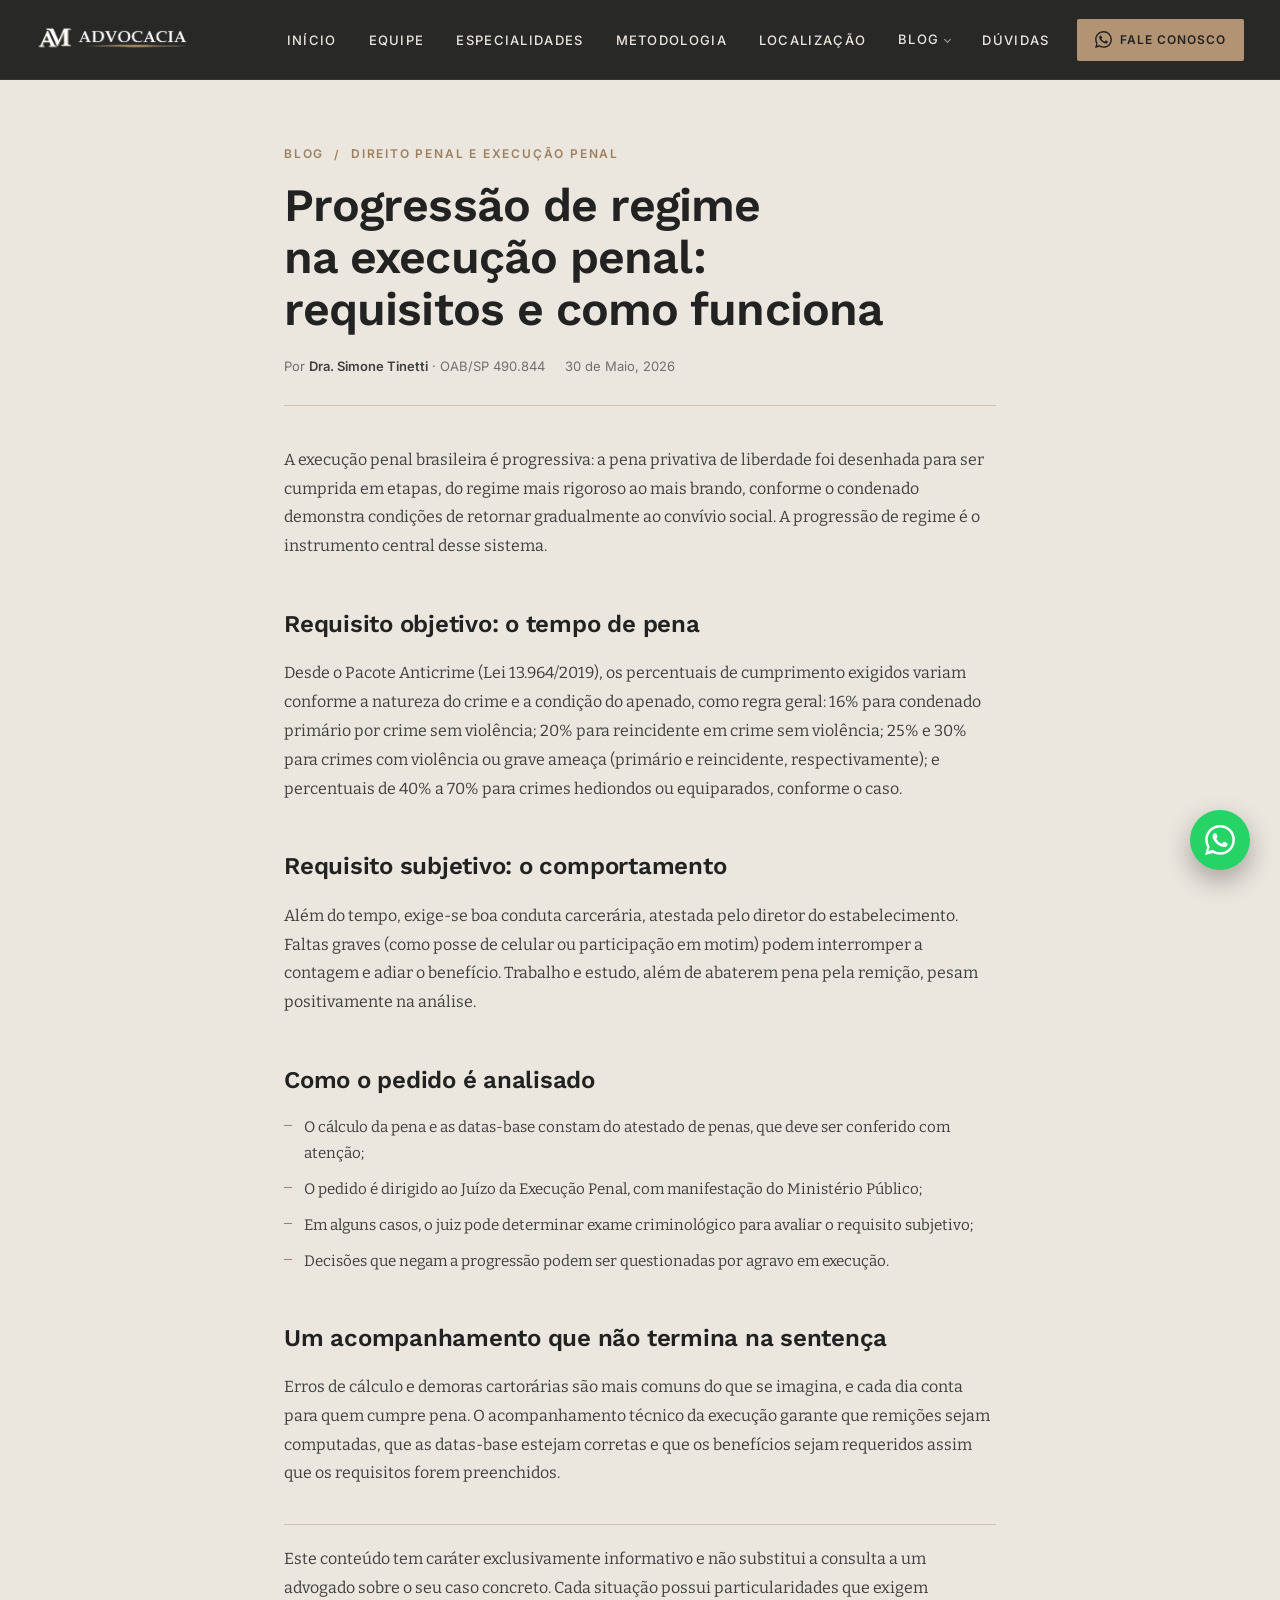
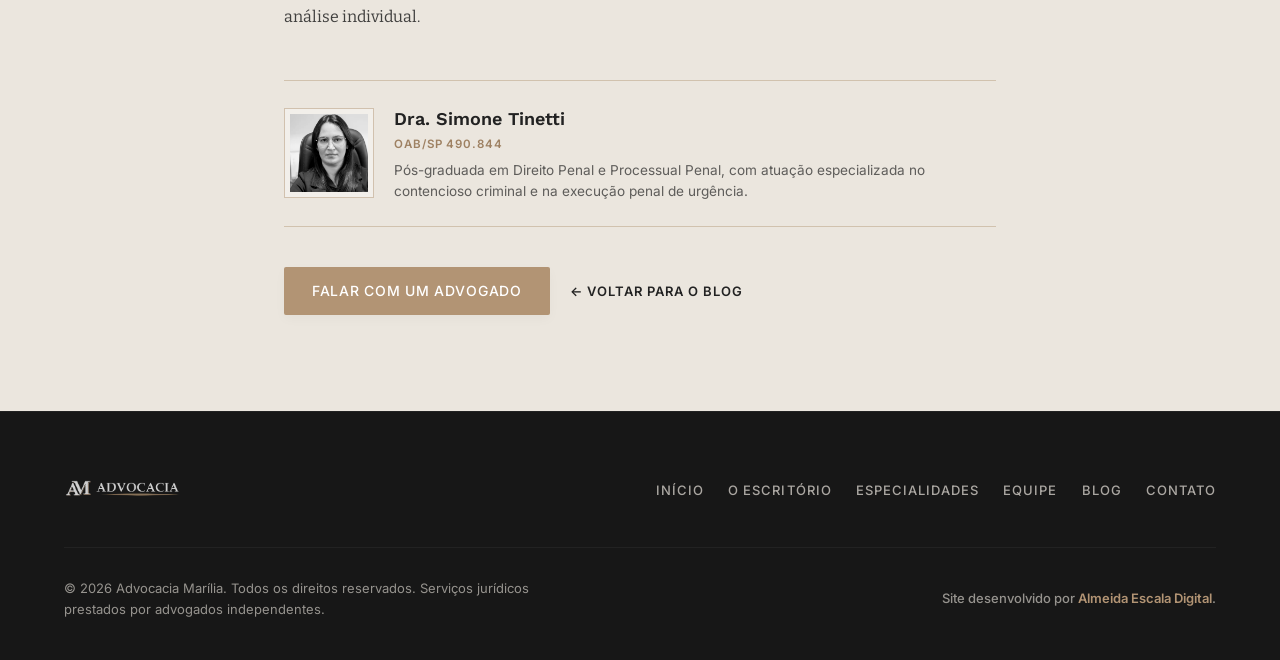
<file: blog/progressao-de-regime-execucao-penal/index.html>
<!DOCTYPE html>
<html lang="pt-BR">
<head>
    <meta charset="UTF-8">
    <meta name="viewport" content="width=device-width, initial-scale=1.0">
    <meta name="description" content="Do fechado ao semiaberto, do semiaberto ao aberto: os requisitos objetivos e subjetivos para progredir de regime no cumprimento da pena.">
    <meta name="theme-color" content="#222222">
    <meta property="og:type" content="article">
    <meta property="og:title" content="Progressão de regime na execução penal: requisitos e como funciona | Advocacia Marília">
    <meta property="og:description" content="Do fechado ao semiaberto, do semiaberto ao aberto: os requisitos objetivos e subjetivos para progredir de regime no cumprimento da pena.">
    <meta property="og:locale" content="pt_BR">
    <link rel="icon" type="image/png" sizes="32x32" href="../../assets/images/favicon-32x32.png">
    <link rel="icon" type="image/png" sizes="16x16" href="../../assets/images/favicon-16x16.png">
    <link rel="apple-touch-icon" href="../../assets/images/apple-touch-icon.png">
    <title>Progressão de regime na execução penal: requisitos e como funciona | Advocacia Marília</title>

    <link rel="preload" href="../../fonts/WorkSans-SemiBold.woff2" as="font" type="font/woff2" crossorigin>

    <link rel="stylesheet" href="../../style.css?v=44">
</head>
<body class="page-blog">

    <nav class="navbar scrolled" id="navbar">
        <div class="nav-container">
            <a href="../../index.html" class="nav-logo" aria-label="Advocacia Marília - Voltar ao início">
                <img src="../../assets/images/logo.png" alt="Logo Advocacia Marília" class="logo-img">
            </a>

            <button class="menu-toggle" id="menuToggle" aria-label="Abrir menu de navegação" aria-expanded="false" aria-controls="navLinks">
                <span class="bar"></span>
                <span class="bar"></span>
                <span class="bar"></span>
            </button>

            <ul class="nav-links" id="navLinks">
                <li><a href="../../index.html" class="nav-item">Início</a></li>
                <li><a href="../../index.html#equipe" class="nav-item">Equipe</a></li>
                <li><a href="../../index.html#atuacao" class="nav-item">Especialidades</a></li>
                <li><a href="../../index.html#metodologia" class="nav-item">Metodologia</a></li>
                <li><a href="../../index.html#localizacao" class="nav-item">Localização</a></li>
                <li><a href="../../blog/" class="nav-item" data-dropdown="blog">Blog</a></li>
                <li><a href="../../index.html#faq" class="nav-item">Dúvidas</a></li>
            </ul>

            <a href="https://wa.me/5514996108384?text=Ol%C3%A1!%20Vim%20pelo%20site%20da%20Advocacia%20Mar%C3%ADlia%20e%20gostaria%20de%20falar%20com%20um%20advogado." target="_blank" rel="noopener noreferrer" class="nav-whatsapp cta-anim" aria-label="Fale conosco no WhatsApp">
                <svg viewBox="0 0 24 24" xmlns="http://www.w3.org/2000/svg" fill="currentColor" class="nav-whatsapp-icon" aria-hidden="true">
                    <path d="M.057 24l1.687-6.163a11.867 11.867 0 0 1-1.587-5.946C.16 5.335 5.495 0 12.05 0a11.817 11.817 0 0 1 8.413 3.488 11.824 11.824 0 0 1 3.48 8.414c-.003 6.557-5.338 11.892-11.893 11.892a11.9 11.9 0 0 1-5.688-1.448L.057 24zm6.597-3.807c1.676.995 3.276 1.591 5.392 1.592 5.448 0 9.886-4.434 9.889-9.885.002-5.462-4.415-9.89-9.881-9.892-5.452 0-9.887 4.434-9.889 9.884a9.86 9.86 0 0 0 1.51 5.26l-.999 3.648 3.748-.984zm11.387-5.464c-.074-.124-.272-.198-.57-.347-.297-.149-1.758-.868-2.031-.967-.272-.099-.47-.149-.669.149-.198.297-.768.967-.941 1.165-.173.198-.347.223-.644.074-.297-.149-1.255-.462-2.39-1.475-.883-.788-1.48-1.761-1.653-2.059-.173-.297-.018-.458.13-.606.134-.133.297-.347.446-.521.151-.172.2-.296.3-.495.099-.198.05-.372-.025-.521-.075-.148-.669-1.611-.916-2.206-.242-.579-.487-.501-.669-.51l-.57-.01a1.1 1.1 0 0 0-.792.372c-.272.297-1.04 1.016-1.04 2.479s1.065 2.876 1.213 3.074c.149.198 2.095 3.2 5.076 4.487.709.306 1.263.489 1.694.626.712.226 1.36.194 1.872.118.571-.085 1.758-.719 2.006-1.413.248-.695.248-1.29.173-1.414z"/>
                </svg>
                <span class="cta-label"><span class="cta-label-inner">Fale Conosco</span><span class="cta-label-inner" aria-hidden="true">Fale Conosco</span></span>
            </a>
        </div>
    </nav>

    <main class="article">
        <div class="article-container">
            <div class="article-kicker">
                <a href="../">Blog</a>
                <span aria-hidden="true">/</span>
                <a href="../#penal">Direito Penal e Execução Penal</a>
            </div>
            <h1 class="article-title">Progressão de regime na execução penal: requisitos e como funciona</h1>
            <div class="article-meta">
                <span>Por <strong>Dra. Simone Tinetti</strong> · OAB/SP 490.844</span>
                <time datetime="2026-05-30">30 de Maio, 2026</time>
            </div>

            <div class="article-body">
<p>A execução penal brasileira é progressiva: a pena privativa de liberdade foi desenhada para ser cumprida em etapas, do regime mais rigoroso ao mais brando, conforme o condenado demonstra condições de retornar gradualmente ao convívio social. A progressão de regime é o instrumento central desse sistema.</p>
<h2>Requisito objetivo: o tempo de pena</h2>
<p>Desde o Pacote Anticrime (Lei 13.964/2019), os percentuais de cumprimento exigidos variam conforme a natureza do crime e a condição do apenado, como regra geral: 16% para condenado primário por crime sem violência; 20% para reincidente em crime sem violência; 25% e 30% para crimes com violência ou grave ameaça (primário e reincidente, respectivamente); e percentuais de 40% a 70% para crimes hediondos ou equiparados, conforme o caso.</p>
<h2>Requisito subjetivo: o comportamento</h2>
<p>Além do tempo, exige-se boa conduta carcerária, atestada pelo diretor do estabelecimento. Faltas graves (como posse de celular ou participação em motim) podem interromper a contagem e adiar o benefício. Trabalho e estudo, além de abaterem pena pela remição, pesam positivamente na análise.</p>
<h2>Como o pedido é analisado</h2>
<ul>
<li>O cálculo da pena e as datas-base constam do atestado de penas, que deve ser conferido com atenção;</li>
<li>O pedido é dirigido ao Juízo da Execução Penal, com manifestação do Ministério Público;</li>
<li>Em alguns casos, o juiz pode determinar exame criminológico para avaliar o requisito subjetivo;</li>
<li>Decisões que negam a progressão podem ser questionadas por agravo em execução.</li>
</ul>
<h2>Um acompanhamento que não termina na sentença</h2>
<p>Erros de cálculo e demoras cartorárias são mais comuns do que se imagina, e cada dia conta para quem cumpre pena. O acompanhamento técnico da execução garante que remições sejam computadas, que as datas-base estejam corretas e que os benefícios sejam requeridos assim que os requisitos forem preenchidos.</p>
                <p class="article-disclaimer">Este conteúdo tem caráter exclusivamente informativo e não substitui a consulta a um advogado sobre o seu caso concreto. Cada situação possui particularidades que exigem análise individual.</p>
            </div>

            <div class="article-author">
                <span class="article-author-frame">
                    <span class="article-author-crop">
                        <img src="../../assets/images/equipe/simone.webp" alt="Dra. Simone Tinetti" class="article-author-photo" loading="lazy" style="--fx:54%;--fy:39%;--fs:1.85">
                    </span>
                </span>
                <div>
                    <span class="article-author-name">Dra. Simone Tinetti</span>
                    <span class="article-author-oab">OAB/SP 490.844</span>
                    <p class="article-author-bio">Pós-graduada em Direito Penal e Processual Penal, com atuação especializada no contencioso criminal e na execução penal de urgência.</p>
                </div>
            </div>

            <div class="article-cta">
                <a href="https://wa.me/5514996108384?text=Ol%C3%A1!%20Vim%20pelo%20site%20da%20Advocacia%20Mar%C3%ADlia%2C%20li%20o%20artigo%20%22Progress%C3%A3o%20de%20regime%20na%20execu%C3%A7%C3%A3o%20penal%3A%20requisitos%20e%20como%20funciona%22%20e%20gostaria%20de%20mais%20informa%C3%A7%C3%B5es." target="_blank" rel="noopener noreferrer" class="btn btn-primary cta-anim"><span class="cta-label"><span class="cta-label-inner">Falar com um Advogado</span><span class="cta-label-inner" aria-hidden="true">Falar com um Advogado</span></span></a>
                <a href="../" class="article-back">&larr; Voltar para o blog</a>
            </div>
        </div>
    </main>

    <footer class="footer">
        <div class="footer-container">
            <div class="footer-top">
                <a href="../../index.html" class="footer-logo" aria-label="Advocacia Marília - Voltar ao início">
                    <img src="../../assets/images/logo.png" alt="Logo Advocacia Marília" class="logo-img-footer">
                </a>
                <ul class="footer-nav">
                    <li><a href="../../index.html">Início</a></li>
                    <li><a href="../../index.html#sobre">O Escritório</a></li>
                    <li><a href="../../index.html#atuacao">Especialidades</a></li>
                    <li><a href="../../index.html#equipe">Equipe</a></li>
                    <li><a href="../../blog/">Blog</a></li>
                    <li><a href="../../index.html#contato">Contato</a></li>
                </ul>
            </div>

            <div class="footer-bottom">
                <p class="footer-copy">&copy; 2026 Advocacia Marília. Todos os direitos reservados. Serviços jurídicos prestados por advogados independentes.</p>
                <p class="footer-credit">Site desenvolvido por <a href="https://almeidaescaladigital.com" target="_blank" rel="noopener noreferrer" class="credit-link">Almeida Escala Digital</a>.</p>
            </div>
        </div>
    </footer>

    <div class="wa-widget" id="waWidget">
        <div class="wa-tooltip" id="waTooltip" aria-live="polite">
            <span>Olá, como posso ajudar?</span>
            <button class="wa-tooltip-close" id="waTooltipClose" aria-label="Fechar balão de ajuda">&times;</button>
        </div>

        <a class="wa-btn" id="waBtn" href="https://wa.me/5514996108384?text=Ol%C3%A1!%20Vim%20pelo%20site%20da%20Advocacia%20Mar%C3%ADlia%20e%20gostaria%20de%20falar%20com%20um%20advogado." target="_blank" rel="noopener noreferrer" aria-label="Fale conosco no WhatsApp">
            <svg viewBox="0 0 24 24" xmlns="http://www.w3.org/2000/svg" fill="currentColor" class="wa-icon" aria-hidden="true">
                <path d="M.057 24l1.687-6.163a11.867 11.867 0 0 1-1.587-5.946C.16 5.335 5.495 0 12.05 0a11.817 11.817 0 0 1 8.413 3.488 11.824 11.824 0 0 1 3.48 8.414c-.003 6.557-5.338 11.892-11.893 11.892a11.9 11.9 0 0 1-5.688-1.448L.057 24zm6.597-3.807c1.676.995 3.276 1.591 5.392 1.592 5.448 0 9.886-4.434 9.889-9.885.002-5.462-4.415-9.89-9.881-9.892-5.452 0-9.887 4.434-9.889 9.884a9.86 9.86 0 0 0 1.51 5.26l-.999 3.648 3.748-.984zm11.387-5.464c-.074-.124-.272-.198-.57-.347-.297-.149-1.758-.868-2.031-.967-.272-.099-.47-.149-.669.149-.198.297-.768.967-.941 1.165-.173.198-.347.223-.644.074-.297-.149-1.255-.462-2.39-1.475-.883-.788-1.48-1.761-1.653-2.059-.173-.297-.018-.458.13-.606.134-.133.297-.347.446-.521.151-.172.2-.296.3-.495.099-.198.05-.372-.025-.521-.075-.148-.669-1.611-.916-2.206-.242-.579-.487-.501-.669-.51l-.57-.01a1.1 1.1 0 0 0-.792.372c-.272.297-1.04 1.016-1.04 2.479s1.065 2.876 1.213 3.074c.149.198 2.095 3.2 5.076 4.487.709.306 1.263.489 1.694.626.712.226 1.36.194 1.872.118.571-.085 1.758-.719 2.006-1.413.248-.695.248-1.29.173-1.414z"/>
            </svg>
        </a>

        <div class="wa-panel" id="waPanel" role="dialog" aria-label="Atendimento Advocacia Marília">
            <header class="wa-panel-header">
                <span class="wa-avatar" aria-hidden="true"></span>
                <div class="wa-brand">
                    <span class="wa-brand-name">Advocacia Marília</span>
                    <span class="wa-brand-status"><span class="wa-status-dot" aria-hidden="true"></span>Atendimento Digital</span>
                </div>
            </header>

            <div class="wa-panel-body" id="waPanelBody">
                <div class="wa-chat-area" id="waChatArea">
                    <div class="wa-message wa-msg-received">
                        <p>Olá! Selecione uma das perguntas abaixo ou fale direto com nossa equipe:</p>
                    </div>
                </div>

                <div class="wa-faq-list" id="waFaqList">
                    <button class="wa-faq-btn" data-id="1">Como funciona o atendimento de advogados autônomos?</button>
                    <button class="wa-faq-btn" data-id="2">Como posso agendar uma consulta jurídica?</button>
                    <button class="wa-faq-btn" data-id="3">Quais documentos levar para a primeira consulta?</button>
                    <button class="wa-faq-btn" data-id="4">Onde fica localizado o escritório?</button>
                </div>
            </div>

            <footer class="wa-panel-footer">
                <a href="https://wa.me/5514996108384?text=Ol%C3%A1!%20Vim%20pelo%20site%20da%20Advocacia%20Mar%C3%ADlia%20e%20gostaria%20de%20falar%20com%20um%20advogado." target="_blank" rel="noopener noreferrer" class="wa-direct-link">
                    <svg viewBox="0 0 24 24" xmlns="http://www.w3.org/2000/svg" fill="currentColor" aria-hidden="true"><path d="M.057 24l1.687-6.163a11.867 11.867 0 0 1-1.587-5.946C.16 5.335 5.495 0 12.05 0a11.817 11.817 0 0 1 8.413 3.488 11.824 11.824 0 0 1 3.48 8.414c-.003 6.557-5.338 11.892-11.893 11.892a11.9 11.9 0 0 1-5.688-1.448L.057 24zm6.597-3.807c1.676.995 3.276 1.591 5.392 1.592 5.448 0 9.886-4.434 9.889-9.885.002-5.462-4.415-9.89-9.881-9.892-5.452 0-9.887 4.434-9.889 9.884a9.86 9.86 0 0 0 1.51 5.26l-.999 3.648 3.748-.984zm11.387-5.464c-.074-.124-.272-.198-.57-.347-.297-.149-1.758-.868-2.031-.967-.272-.099-.47-.149-.669.149-.198.297-.768.967-.941 1.165-.173.198-.347.223-.644.074-.297-.149-1.255-.462-2.39-1.475-.883-.788-1.48-1.761-1.653-2.059-.173-.297-.018-.458.13-.606.134-.133.297-.347.446-.521.151-.172.2-.296.3-.495.099-.198.05-.372-.025-.521-.075-.148-.669-1.611-.916-2.206-.242-.579-.487-.501-.669-.51l-.57-.01a1.1 1.1 0 0 0-.792.372c-.272.297-1.04 1.016-1.04 2.479s1.065 2.876 1.213 3.074c.149.198 2.095 3.2 5.076 4.487.709.306 1.263.489 1.694.626.712.226 1.36.194 1.872.118.571-.085 1.758-.719 2.006-1.413.248-.695.248-1.29.173-1.414z"/></svg>
                    Falar no WhatsApp
                </a>
            </footer>
        </div>
    </div>

    <script src="../../lenis.min.js" defer></script>
    <script src="../../script.js?v=19" defer></script>
</body>
</html>
</file>
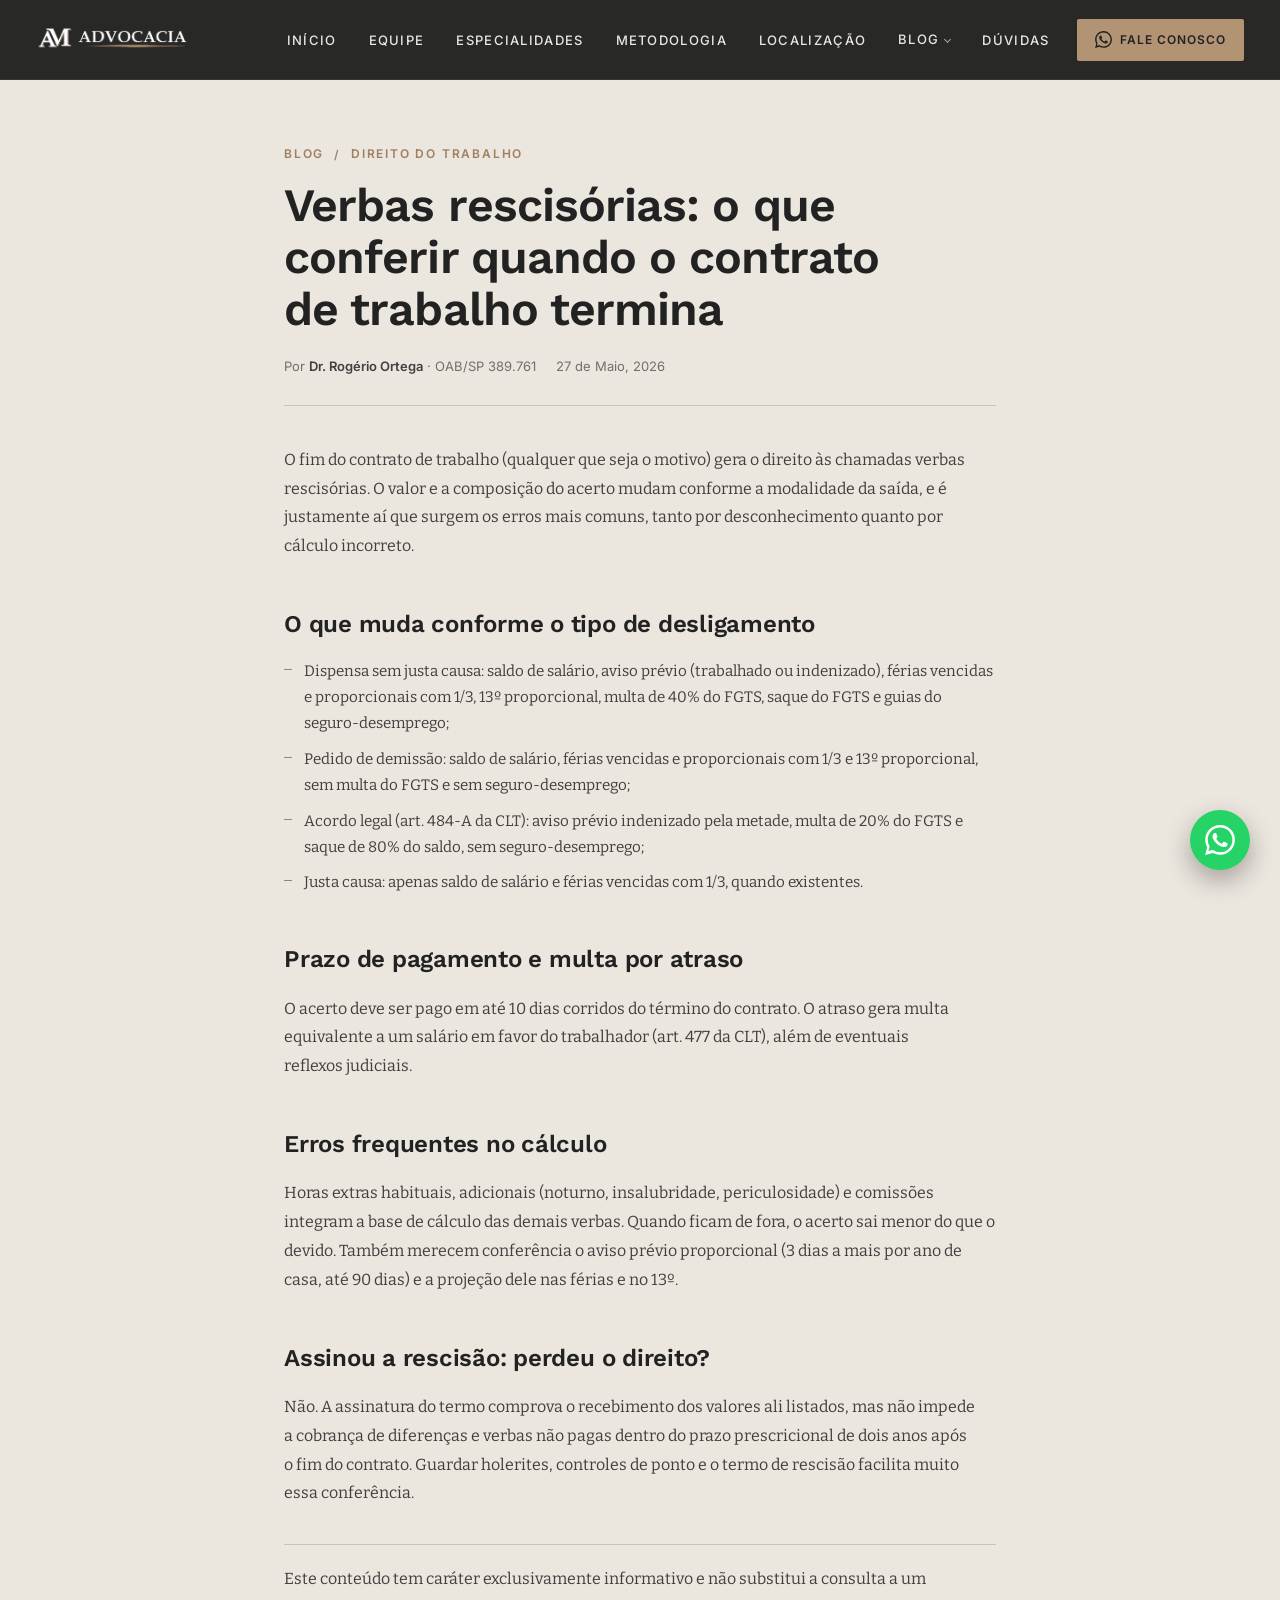
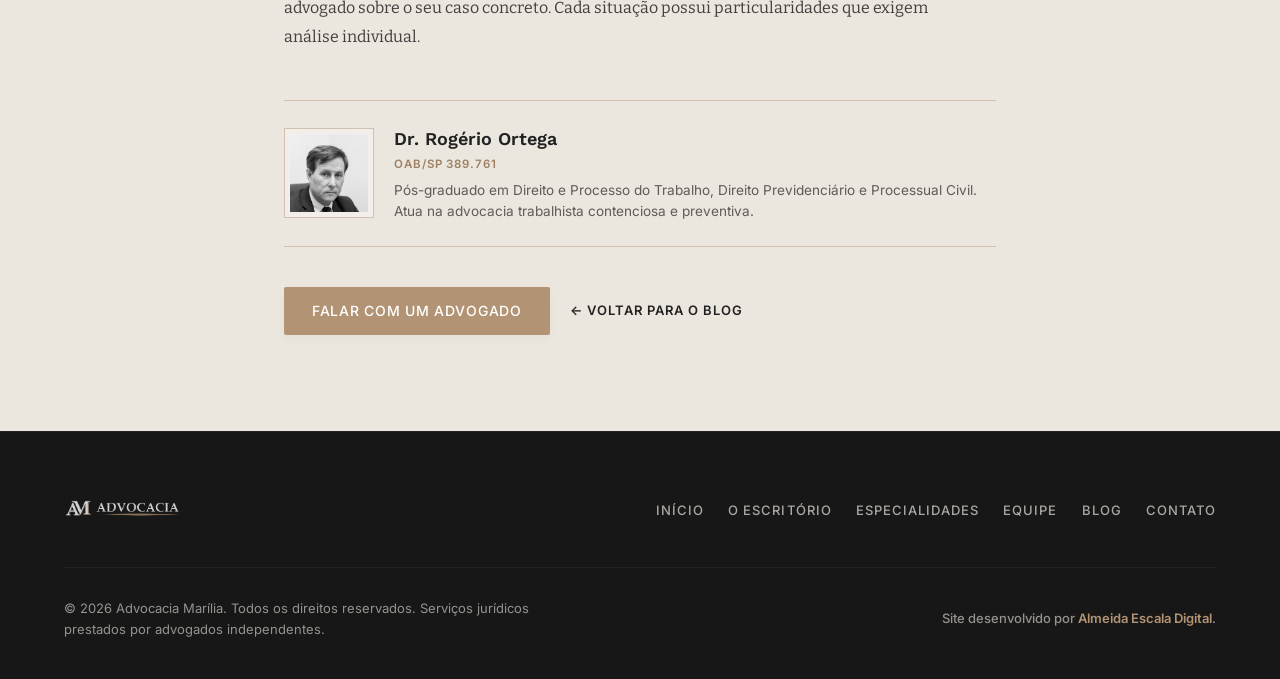
<file: blog/verbas-rescisorias-o-que-conferir/index.html>
<!DOCTYPE html>
<html lang="pt-BR">
<head>
    <meta charset="UTF-8">
    <meta name="viewport" content="width=device-width, initial-scale=1.0">
    <meta name="description" content="Demissão sem justa causa, pedido de demissão ou acordo: cada modalidade gera direitos diferentes. Saiba o que deve constar no seu acerto.">
    <meta name="theme-color" content="#222222">
    <meta property="og:type" content="article">
    <meta property="og:title" content="Verbas rescisórias: o que conferir quando o contrato de trabalho termina | Advocacia Marília">
    <meta property="og:description" content="Demissão sem justa causa, pedido de demissão ou acordo: cada modalidade gera direitos diferentes. Saiba o que deve constar no seu acerto.">
    <meta property="og:locale" content="pt_BR">
    <link rel="icon" type="image/png" sizes="32x32" href="../../assets/images/favicon-32x32.png">
    <link rel="icon" type="image/png" sizes="16x16" href="../../assets/images/favicon-16x16.png">
    <link rel="apple-touch-icon" href="../../assets/images/apple-touch-icon.png">
    <title>Verbas rescisórias: o que conferir quando o contrato de trabalho termina | Advocacia Marília</title>

    <link rel="preload" href="../../fonts/WorkSans-SemiBold.woff2" as="font" type="font/woff2" crossorigin>

    <link rel="stylesheet" href="../../style.css?v=44">
</head>
<body class="page-blog">

    <nav class="navbar scrolled" id="navbar">
        <div class="nav-container">
            <a href="../../index.html" class="nav-logo" aria-label="Advocacia Marília - Voltar ao início">
                <img src="../../assets/images/logo.png" alt="Logo Advocacia Marília" class="logo-img">
            </a>

            <button class="menu-toggle" id="menuToggle" aria-label="Abrir menu de navegação" aria-expanded="false" aria-controls="navLinks">
                <span class="bar"></span>
                <span class="bar"></span>
                <span class="bar"></span>
            </button>

            <ul class="nav-links" id="navLinks">
                <li><a href="../../index.html" class="nav-item">Início</a></li>
                <li><a href="../../index.html#equipe" class="nav-item">Equipe</a></li>
                <li><a href="../../index.html#atuacao" class="nav-item">Especialidades</a></li>
                <li><a href="../../index.html#metodologia" class="nav-item">Metodologia</a></li>
                <li><a href="../../index.html#localizacao" class="nav-item">Localização</a></li>
                <li><a href="../../blog/" class="nav-item" data-dropdown="blog">Blog</a></li>
                <li><a href="../../index.html#faq" class="nav-item">Dúvidas</a></li>
            </ul>

            <a href="https://wa.me/5514996108384?text=Ol%C3%A1!%20Vim%20pelo%20site%20da%20Advocacia%20Mar%C3%ADlia%20e%20gostaria%20de%20falar%20com%20um%20advogado." target="_blank" rel="noopener noreferrer" class="nav-whatsapp cta-anim" aria-label="Fale conosco no WhatsApp">
                <svg viewBox="0 0 24 24" xmlns="http://www.w3.org/2000/svg" fill="currentColor" class="nav-whatsapp-icon" aria-hidden="true">
                    <path d="M.057 24l1.687-6.163a11.867 11.867 0 0 1-1.587-5.946C.16 5.335 5.495 0 12.05 0a11.817 11.817 0 0 1 8.413 3.488 11.824 11.824 0 0 1 3.48 8.414c-.003 6.557-5.338 11.892-11.893 11.892a11.9 11.9 0 0 1-5.688-1.448L.057 24zm6.597-3.807c1.676.995 3.276 1.591 5.392 1.592 5.448 0 9.886-4.434 9.889-9.885.002-5.462-4.415-9.89-9.881-9.892-5.452 0-9.887 4.434-9.889 9.884a9.86 9.86 0 0 0 1.51 5.26l-.999 3.648 3.748-.984zm11.387-5.464c-.074-.124-.272-.198-.57-.347-.297-.149-1.758-.868-2.031-.967-.272-.099-.47-.149-.669.149-.198.297-.768.967-.941 1.165-.173.198-.347.223-.644.074-.297-.149-1.255-.462-2.39-1.475-.883-.788-1.48-1.761-1.653-2.059-.173-.297-.018-.458.13-.606.134-.133.297-.347.446-.521.151-.172.2-.296.3-.495.099-.198.05-.372-.025-.521-.075-.148-.669-1.611-.916-2.206-.242-.579-.487-.501-.669-.51l-.57-.01a1.1 1.1 0 0 0-.792.372c-.272.297-1.04 1.016-1.04 2.479s1.065 2.876 1.213 3.074c.149.198 2.095 3.2 5.076 4.487.709.306 1.263.489 1.694.626.712.226 1.36.194 1.872.118.571-.085 1.758-.719 2.006-1.413.248-.695.248-1.29.173-1.414z"/>
                </svg>
                <span class="cta-label"><span class="cta-label-inner">Fale Conosco</span><span class="cta-label-inner" aria-hidden="true">Fale Conosco</span></span>
            </a>
        </div>
    </nav>

    <main class="article">
        <div class="article-container">
            <div class="article-kicker">
                <a href="../">Blog</a>
                <span aria-hidden="true">/</span>
                <a href="../#trabalhista">Direito do Trabalho</a>
            </div>
            <h1 class="article-title">Verbas rescisórias: o que conferir quando o contrato de trabalho termina</h1>
            <div class="article-meta">
                <span>Por <strong>Dr. Rogério Ortega</strong> · OAB/SP 389.761</span>
                <time datetime="2026-05-27">27 de Maio, 2026</time>
            </div>

            <div class="article-body">
<p>O fim do contrato de trabalho (qualquer que seja o motivo) gera o direito às chamadas verbas rescisórias. O valor e a composição do acerto mudam conforme a modalidade da saída, e é justamente aí que surgem os erros mais comuns, tanto por desconhecimento quanto por cálculo incorreto.</p>
<h2>O que muda conforme o tipo de desligamento</h2>
<ul>
<li>Dispensa sem justa causa: saldo de salário, aviso prévio (trabalhado ou indenizado), férias vencidas e proporcionais com 1/3, 13º proporcional, multa de 40% do FGTS, saque do FGTS e guias do seguro-desemprego;</li>
<li>Pedido de demissão: saldo de salário, férias vencidas e proporcionais com 1/3 e 13º proporcional, sem multa do FGTS e sem seguro-desemprego;</li>
<li>Acordo legal (art. 484-A da CLT): aviso prévio indenizado pela metade, multa de 20% do FGTS e saque de 80% do saldo, sem seguro-desemprego;</li>
<li>Justa causa: apenas saldo de salário e férias vencidas com 1/3, quando existentes.</li>
</ul>
<h2>Prazo de pagamento e multa por atraso</h2>
<p>O acerto deve ser pago em até 10 dias corridos do término do contrato. O atraso gera multa equivalente a um salário em favor do trabalhador (art. 477 da CLT), além de eventuais reflexos judiciais.</p>
<h2>Erros frequentes no cálculo</h2>
<p>Horas extras habituais, adicionais (noturno, insalubridade, periculosidade) e comissões integram a base de cálculo das demais verbas. Quando ficam de fora, o acerto sai menor do que o devido. Também merecem conferência o aviso prévio proporcional (3 dias a mais por ano de casa, até 90 dias) e a projeção dele nas férias e no 13º.</p>
<h2>Assinou a rescisão: perdeu o direito?</h2>
<p>Não. A assinatura do termo comprova o recebimento dos valores ali listados, mas não impede a cobrança de diferenças e verbas não pagas dentro do prazo prescricional de dois anos após o fim do contrato. Guardar holerites, controles de ponto e o termo de rescisão facilita muito essa conferência.</p>
                <p class="article-disclaimer">Este conteúdo tem caráter exclusivamente informativo e não substitui a consulta a um advogado sobre o seu caso concreto. Cada situação possui particularidades que exigem análise individual.</p>
            </div>

            <div class="article-author">
                <span class="article-author-frame">
                    <span class="article-author-crop">
                        <img src="../../assets/images/equipe/rogerioortega.webp" alt="Dr. Rogério Ortega" class="article-author-photo" loading="lazy" style="--fx:58%;--fy:30%;--fs:2.05">
                    </span>
                </span>
                <div>
                    <span class="article-author-name">Dr. Rogério Ortega</span>
                    <span class="article-author-oab">OAB/SP 389.761</span>
                    <p class="article-author-bio">Pós-graduado em Direito e Processo do Trabalho, Direito Previdenciário e Processual Civil. Atua na advocacia trabalhista contenciosa e preventiva.</p>
                </div>
            </div>

            <div class="article-cta">
                <a href="https://wa.me/5514996108384?text=Ol%C3%A1!%20Vim%20pelo%20site%20da%20Advocacia%20Mar%C3%ADlia%2C%20li%20o%20artigo%20%22Verbas%20rescis%C3%B3rias%3A%20o%20que%20conferir%20quando%20o%20contrato%20de%20trabalho%20termina%22%20e%20gostaria%20de%20mais%20informa%C3%A7%C3%B5es." target="_blank" rel="noopener noreferrer" class="btn btn-primary cta-anim"><span class="cta-label"><span class="cta-label-inner">Falar com um Advogado</span><span class="cta-label-inner" aria-hidden="true">Falar com um Advogado</span></span></a>
                <a href="../" class="article-back">&larr; Voltar para o blog</a>
            </div>
        </div>
    </main>

    <footer class="footer">
        <div class="footer-container">
            <div class="footer-top">
                <a href="../../index.html" class="footer-logo" aria-label="Advocacia Marília - Voltar ao início">
                    <img src="../../assets/images/logo.png" alt="Logo Advocacia Marília" class="logo-img-footer">
                </a>
                <ul class="footer-nav">
                    <li><a href="../../index.html">Início</a></li>
                    <li><a href="../../index.html#sobre">O Escritório</a></li>
                    <li><a href="../../index.html#atuacao">Especialidades</a></li>
                    <li><a href="../../index.html#equipe">Equipe</a></li>
                    <li><a href="../../blog/">Blog</a></li>
                    <li><a href="../../index.html#contato">Contato</a></li>
                </ul>
            </div>

            <div class="footer-bottom">
                <p class="footer-copy">&copy; 2026 Advocacia Marília. Todos os direitos reservados. Serviços jurídicos prestados por advogados independentes.</p>
                <p class="footer-credit">Site desenvolvido por <a href="https://almeidaescaladigital.com" target="_blank" rel="noopener noreferrer" class="credit-link">Almeida Escala Digital</a>.</p>
            </div>
        </div>
    </footer>

    <div class="wa-widget" id="waWidget">
        <div class="wa-tooltip" id="waTooltip" aria-live="polite">
            <span>Olá, como posso ajudar?</span>
            <button class="wa-tooltip-close" id="waTooltipClose" aria-label="Fechar balão de ajuda">&times;</button>
        </div>

        <a class="wa-btn" id="waBtn" href="https://wa.me/5514996108384?text=Ol%C3%A1!%20Vim%20pelo%20site%20da%20Advocacia%20Mar%C3%ADlia%20e%20gostaria%20de%20falar%20com%20um%20advogado." target="_blank" rel="noopener noreferrer" aria-label="Fale conosco no WhatsApp">
            <svg viewBox="0 0 24 24" xmlns="http://www.w3.org/2000/svg" fill="currentColor" class="wa-icon" aria-hidden="true">
                <path d="M.057 24l1.687-6.163a11.867 11.867 0 0 1-1.587-5.946C.16 5.335 5.495 0 12.05 0a11.817 11.817 0 0 1 8.413 3.488 11.824 11.824 0 0 1 3.48 8.414c-.003 6.557-5.338 11.892-11.893 11.892a11.9 11.9 0 0 1-5.688-1.448L.057 24zm6.597-3.807c1.676.995 3.276 1.591 5.392 1.592 5.448 0 9.886-4.434 9.889-9.885.002-5.462-4.415-9.89-9.881-9.892-5.452 0-9.887 4.434-9.889 9.884a9.86 9.86 0 0 0 1.51 5.26l-.999 3.648 3.748-.984zm11.387-5.464c-.074-.124-.272-.198-.57-.347-.297-.149-1.758-.868-2.031-.967-.272-.099-.47-.149-.669.149-.198.297-.768.967-.941 1.165-.173.198-.347.223-.644.074-.297-.149-1.255-.462-2.39-1.475-.883-.788-1.48-1.761-1.653-2.059-.173-.297-.018-.458.13-.606.134-.133.297-.347.446-.521.151-.172.2-.296.3-.495.099-.198.05-.372-.025-.521-.075-.148-.669-1.611-.916-2.206-.242-.579-.487-.501-.669-.51l-.57-.01a1.1 1.1 0 0 0-.792.372c-.272.297-1.04 1.016-1.04 2.479s1.065 2.876 1.213 3.074c.149.198 2.095 3.2 5.076 4.487.709.306 1.263.489 1.694.626.712.226 1.36.194 1.872.118.571-.085 1.758-.719 2.006-1.413.248-.695.248-1.29.173-1.414z"/>
            </svg>
        </a>

        <div class="wa-panel" id="waPanel" role="dialog" aria-label="Atendimento Advocacia Marília">
            <header class="wa-panel-header">
                <span class="wa-avatar" aria-hidden="true"></span>
                <div class="wa-brand">
                    <span class="wa-brand-name">Advocacia Marília</span>
                    <span class="wa-brand-status"><span class="wa-status-dot" aria-hidden="true"></span>Atendimento Digital</span>
                </div>
            </header>

            <div class="wa-panel-body" id="waPanelBody">
                <div class="wa-chat-area" id="waChatArea">
                    <div class="wa-message wa-msg-received">
                        <p>Olá! Selecione uma das perguntas abaixo ou fale direto com nossa equipe:</p>
                    </div>
                </div>

                <div class="wa-faq-list" id="waFaqList">
                    <button class="wa-faq-btn" data-id="1">Como funciona o atendimento de advogados autônomos?</button>
                    <button class="wa-faq-btn" data-id="2">Como posso agendar uma consulta jurídica?</button>
                    <button class="wa-faq-btn" data-id="3">Quais documentos levar para a primeira consulta?</button>
                    <button class="wa-faq-btn" data-id="4">Onde fica localizado o escritório?</button>
                </div>
            </div>

            <footer class="wa-panel-footer">
                <a href="https://wa.me/5514996108384?text=Ol%C3%A1!%20Vim%20pelo%20site%20da%20Advocacia%20Mar%C3%ADlia%20e%20gostaria%20de%20falar%20com%20um%20advogado." target="_blank" rel="noopener noreferrer" class="wa-direct-link">
                    <svg viewBox="0 0 24 24" xmlns="http://www.w3.org/2000/svg" fill="currentColor" aria-hidden="true"><path d="M.057 24l1.687-6.163a11.867 11.867 0 0 1-1.587-5.946C.16 5.335 5.495 0 12.05 0a11.817 11.817 0 0 1 8.413 3.488 11.824 11.824 0 0 1 3.48 8.414c-.003 6.557-5.338 11.892-11.893 11.892a11.9 11.9 0 0 1-5.688-1.448L.057 24zm6.597-3.807c1.676.995 3.276 1.591 5.392 1.592 5.448 0 9.886-4.434 9.889-9.885.002-5.462-4.415-9.89-9.881-9.892-5.452 0-9.887 4.434-9.889 9.884a9.86 9.86 0 0 0 1.51 5.26l-.999 3.648 3.748-.984zm11.387-5.464c-.074-.124-.272-.198-.57-.347-.297-.149-1.758-.868-2.031-.967-.272-.099-.47-.149-.669.149-.198.297-.768.967-.941 1.165-.173.198-.347.223-.644.074-.297-.149-1.255-.462-2.39-1.475-.883-.788-1.48-1.761-1.653-2.059-.173-.297-.018-.458.13-.606.134-.133.297-.347.446-.521.151-.172.2-.296.3-.495.099-.198.05-.372-.025-.521-.075-.148-.669-1.611-.916-2.206-.242-.579-.487-.501-.669-.51l-.57-.01a1.1 1.1 0 0 0-.792.372c-.272.297-1.04 1.016-1.04 2.479s1.065 2.876 1.213 3.074c.149.198 2.095 3.2 5.076 4.487.709.306 1.263.489 1.694.626.712.226 1.36.194 1.872.118.571-.085 1.758-.719 2.006-1.413.248-.695.248-1.29.173-1.414z"/></svg>
                    Falar no WhatsApp
                </a>
            </footer>
        </div>
    </div>

    <script src="../../lenis.min.js" defer></script>
    <script src="../../script.js?v=19" defer></script>
</body>
</html>
</file>
<file: style.css>
/* ==========================================================================
   FONTES (self-hosted, woff2) — sem dependencia de Google Fonts CDN
   ========================================================================== */
@font-face {
    font-family: 'Work Sans';
    font-style: normal;
    font-weight: 400;
    font-display: swap;
    src: url('fonts/WorkSans-Regular.woff2') format('woff2');
}
@font-face {
    font-family: 'Work Sans';
    font-style: normal;
    font-weight: 500;
    font-display: swap;
    src: url('fonts/WorkSans-Medium.woff2') format('woff2');
}
@font-face {
    font-family: 'Work Sans';
    font-style: normal;
    font-weight: 600;
    font-display: swap;
    src: url('fonts/WorkSans-SemiBold.woff2') format('woff2');
}
@font-face {
    font-family: 'Bitter';
    font-style: normal;
    font-weight: 400;
    font-display: swap;
    src: url('fonts/Bitter-Regular.woff2') format('woff2');
}
@font-face {
    font-family: 'Bitter';
    font-style: normal;
    font-weight: 700;
    font-display: swap;
    src: url('fonts/Bitter-Bold.woff2') format('woff2');
}
@font-face {
    font-family: 'Inter';
    font-style: normal;
    font-weight: 300;
    font-display: swap;
    src: url('fonts/Inter-Light.woff2') format('woff2');
}
@font-face {
    font-family: 'Inter';
    font-style: normal;
    font-weight: 400;
    font-display: swap;
    src: url('fonts/Inter-Regular.woff2') format('woff2');
}
@font-face {
    font-family: 'Inter';
    font-style: normal;
    font-weight: 500;
    font-display: swap;
    src: url('fonts/Inter-Medium.woff2') format('woff2');
}
@font-face {
    font-family: 'Inter';
    font-style: normal;
    font-weight: 600;
    font-display: swap;
    src: url('fonts/Inter-SemiBold.woff2') format('woff2');
}
@font-face {
    font-family: 'Newsreader';
    font-style: normal;
    font-weight: 500;
    font-display: swap;
    src: url('fonts/Newsreader-Medium.woff2') format('woff2');
}
@font-face {
    font-family: 'Newsreader';
    font-style: normal;
    font-weight: 600;
    font-display: swap;
    src: url('fonts/Newsreader-SemiBold.woff2') format('woff2');
}

/* ==========================================================================
   DESIGN SYSTEM & TOKENS (CSS VARIABLES)
   ========================================================================== */
:root {
    /* Paleta de Cores - Extraída da paleta fornecida */
    --navy: #222222;       /* Fundo Principal Escuro (Cinza Escuro Nobre) */
    --blue: #2E2E2E;       /* Fundo de Cards / Elementos Intermediários */
    --gold: #B29474;       /* Dourado Ocre (Destaques e Botões Principais) */
    --gold-hover: #9E8162; /* Ocre mais escuro para hover */
    --cream: #EBE6DE;      /* Creme Claro (Fundos claros, textos em fundo escuro) */
    --nude: #DDD5C7;       /* Nude Médio (Fundo de Metodologia, respiros) */
    
    /* Cores de Apoio */
    --text-dark: #222222;
    --text-light: #EBE6DE;
    --text-muted: #666666;
    --border-light: rgba(178, 148, 116, 0.2); /* Ocre translúcido para bordas */
    --border-dark: rgba(235, 230, 222, 0.15); /* Creme translúcido para bordas */
    
    /* Tipografia (4 papeis: titulo / leitura longa / UI / destaque-numeros) */
    --font-heading: 'Work Sans', -apple-system, BlinkMacSystemFont, "Segoe UI", Roboto, sans-serif;
    --font-body: 'Bitter', Georgia, serif;
    --font-ui: 'Inter', -apple-system, BlinkMacSystemFont, "Segoe UI", Roboto, sans-serif;
    --font-accent: 'Newsreader', Georgia, serif;
    
    /* Animações Premium (Curva Apple) */
    --ease-premium: cubic-bezier(0.16, 1, 0.3, 1);
    --t-snappy: 0.25s var(--ease-premium);
    --t-smooth: 0.5s var(--ease-premium);
    
    /* Limites de Bordas (Estritas) */
    /* Linguagem editorial flat (ref. Paul Weiss): cantos retos em blocos de layout. */
    /* Overlays flutuantes (chat, FAB, modal) tem raios proprios e nao usam estes tokens. */
    --radius-btn: 2px;
    --radius-card: 0px;
    
    /* Altura da Navbar */
    --nav-height: 80px;
}

/* Prevenção de Tontura (Acessibilidade) */
@media (prefers-reduced-motion: reduce) {
    *, ::before, ::after {
        animation-delay: -1ms !important;
        animation-duration: 1ms !important;
        animation-iteration-count: 1 !important;
        background-attachment: initial !important;
        scroll-behavior: auto !important;
        transition-duration: 0s !important;
        transition-delay: 0s !important;
    }
}

/* ==========================================================================
   RESET & ESTILOS GLOBAIS
   ========================================================================== */
*, *::before, *::after {
    box-sizing: border-box;
    margin: 0;
    padding: 0;
}

html {
    scroll-behavior: smooth;
    scroll-padding-top: var(--nav-height);
    font-size: 16px;
}

/* Lenis ativo: desliga o smooth nativo (senao ha "double smoothing" no scroll) */
html.lenis,
html.lenis body {
    height: auto;
}

html.lenis {
    scroll-behavior: auto !important;
}

body {
    font-family: var(--font-ui);
    background-color: var(--cream);
    color: var(--text-dark);
    line-height: 1.6;
    -webkit-font-smoothing: antialiased;
    overflow-x: hidden;
}

/* Reset de Links e Elementos Interativos */
a {
    color: inherit;
    text-decoration: none;
}

ul, ol {
    list-style: none;
}

img {
    max-width: 100%;
    height: auto;
    display: block;
}

button {
    font-family: inherit;
    border: none;
    background: none;
    cursor: pointer;
}

address {
    font-style: normal;
}

/* Numerais display em Newsreader (serifa editorial, algarismos lining regulares). */
/* line-height 1 para nao invadir o espacamento vertical dos vizinhos. */
.card-number,
.method-num,
.timeline-year {
    font-family: var(--font-accent);
    font-weight: 500;
    font-variant-numeric: lining-nums;
    line-height: 1;
    letter-spacing: 0.01em;
}

/* Numeracoes discretas (telefones etc.): Inter light com digitos tabulares. */
.info-value[href^="tel:"],
.info-value[href*="wa.me"] {
    font-family: var(--font-ui);
    font-weight: 300;
    font-variant-numeric: lining-nums tabular-nums;
    letter-spacing: 0.02em;
}

/* Detalhes de acabamento globais */
::selection {
    background-color: var(--gold);
    color: var(--navy);
}

:focus-visible {
    outline: 2px solid var(--gold);
    outline-offset: 3px;
}

/* ==========================================================================
   ESTILOS COMPARTILHADOS & UTILITÁRIOS
   ========================================================================== */
.section-container {
    width: 100%;
    max-width: 1200px;
    margin: 0 auto;
    padding: 80px 24px;
}

@media (min-width: 768px) {
    .section-container {
        padding: 120px 40px;
    }
}

/* Kickers & Títulos Editoriais */
.section-kicker {
    display: block;
    font-family: var(--font-ui);
    font-size: 0.75rem;
    text-transform: uppercase;
    letter-spacing: 0.15em;
    font-weight: 600;
    color: var(--gold);
    margin-bottom: 12px;
}

.section-kicker.light {
    color: var(--gold);
}

.section-title {
    font-family: var(--font-heading);
    font-size: clamp(2.25rem, 4.5vw, 3.4rem);
    font-weight: 600;
    line-height: 1.08;
    color: var(--navy);
    margin-bottom: 24px;
    letter-spacing: -0.025em;
    text-wrap: balance;
}

.section-title.light {
    color: var(--cream);
}

/* Botões Customizados */
.btn {
    display: inline-flex;
    align-items: center;
    justify-content: center;
    padding: 14px 28px;
    font-family: var(--font-ui);
    font-size: 0.875rem;
    font-weight: 500;
    letter-spacing: 0.05em;
    text-transform: uppercase;
    border-radius: var(--radius-btn);
    transition: background-color var(--t-snappy), transform var(--t-snappy), box-shadow var(--t-snappy);
    text-align: center;
    min-height: 48px; /* Altura mínima de toque mobile */
}

.btn-primary {
    background-color: var(--gold);
    color: #ffffff;
    box-shadow: 0 4px 12px rgba(0, 0, 0, 0.03);
}

.btn-secondary {
    background-color: transparent;
    color: var(--cream);
    border: 1px solid rgba(235, 230, 222, 0.3);
}

/* ---- CTA premium (.cta-anim): rotulo roll-up + sheen diagonal + micro-detalhes ---- */
/* So transform/opacity (GPU). Sobrio: a forma flat e a paleta nao mudam; o movimento  */
/* e que carrega o requinte. Usado no "Fale Conosco" do header e nos botoes WhatsApp. */
.cta-anim {
    position: relative;
    overflow: hidden;
    isolation: isolate;
}

/* Faixa de luz diagonal que varre o botao uma vez por hover */
.cta-anim::before {
    content: '';
    position: absolute;
    top: 0;
    left: 0;
    width: 55%;
    height: 100%;
    background: linear-gradient(105deg, transparent 0%, rgba(255, 255, 255, 0.30) 50%, transparent 100%);
    transform: translateX(-180%) skewX(-18deg);
    pointer-events: none;
    z-index: 1;
}

@keyframes ctaSheen {
    from { transform: translateX(-180%) skewX(-18deg); }
    to { transform: translateX(340%) skewX(-18deg); }
}

/* Rotulo em duas copias empilhadas: no hover a de cima rola pra fora e a debaixo assume */
.cta-label {
    display: flex;
    flex-direction: column;
    height: 1.3em;
    line-height: 1.3;
    overflow: hidden;
}

.cta-label-inner {
    display: block;
    flex-shrink: 0;
    white-space: nowrap; /* forca 1 linha -- .cta-label tem altura fixa (1.3em) pro efeito
                            roll-up, e uma 2a linha fica cortada por overflow:hidden sem aviso */
    transition: transform 0.45s var(--ease-premium);
}

/* Hovers de Botão Seguros e Sofisticados */
@media (hover: hover) and (pointer: fine) {
    .btn-primary:hover {
        background-color: var(--gold-hover);
        transform: translateY(-2px);
        box-shadow: 0 12px 24px rgba(34, 34, 34, 0.18);
    }

    .btn-secondary:hover {
        background-color: rgba(235, 230, 222, 0.05);
        border-color: var(--cream);
        transform: translateY(-2px);
    }

    .cta-anim:hover::before {
        animation: ctaSheen 0.9s var(--ease-premium);
    }

    .cta-anim:hover .cta-label-inner {
        transform: translateY(-100%);
    }
}

/* Feedback fisico de clique */
.btn:active {
    transform: translateY(0) scale(0.99);
}

.btn-large {
    padding: 18px 36px;
    font-size: 0.95rem;
}

/* "Enviar Mensagem via WhatsApp" (unico uso de .btn-large no site) nao cabe em
   1 linha nas telas mais estreitas com o padding/fonte padrao -- ver .cta-label-inner. */
@media (max-width: 479px) {
    .btn-large {
        padding: 16px 18px;
        font-size: 0.7rem;
        letter-spacing: 0.03em;
    }
}

/* ==========================================================================
   SEÇÃO 0: NAVBAR INTELIGENTE
   ========================================================================== */
.navbar {
    position: fixed;
    top: 0;
    left: 0;
    width: 100%;
    height: var(--nav-height);
    z-index: 1000;
    background-color: transparent;
    transition: transform var(--t-smooth), background-color var(--t-smooth), border-color var(--t-smooth);
    border-bottom: 1px solid transparent;
}

/* Navbar Scrolled: fundo solido (sem backdrop-filter -- mesmo halo fantasma do
   team-modal-overlay em captura de tela inteira, ver backdrop-filter-header-luz-compositor) */
.navbar.scrolled {
    background-color: rgba(34, 34, 34, 0.96);
    border-color: rgba(235, 230, 222, 0.08);
}

/* Lógica de Visibilidade Estrita via IntersectionObserver */
.navbar.navbar-hidden {
    transform: translateY(-100%);
    pointer-events: none;
}

/* Full-bleed: logo encostada na borda esquerda, CTA na direita (ref. Paul Weiss) */
.nav-container {
    width: 100%;
    height: 100%;
    padding: 0 20px;
    display: flex;
    align-items: center;
    gap: 20px;
}

@media (min-width: 768px) {
    .nav-container {
        padding: 0 36px;
        gap: 28px;
    }
}

.nav-logo {
    display: flex;
    align-items: center;
    height: 100%;
    order: 1;
    margin-right: auto; /* empurra o resto (links, whatsapp, hamburguer) pra direita, qualquer combinacao */
}

.logo-img {
    height: 46px;
    width: auto;
    object-fit: contain;
}

/* Mobile estreito: logo compacta pra caber ao lado do CTA rotulado + hamburguer */
@media (max-width: 479px) {
    .logo-img {
        height: 34px;
    }
}

.nav-links {
    order: 2;
    display: flex;
    align-items: center;
    gap: 32px;
}

/* Micro-interação de Link com Linha Expansiva */
.nav-item {
    font-family: var(--font-ui);
    font-size: 0.8125rem;
    font-weight: 500;
    text-transform: uppercase;
    letter-spacing: 0.1em;
    color: var(--cream);
    padding: 8px 0;
    position: relative;
    transition: color var(--t-snappy);
}

.nav-item::after {
    content: '';
    position: absolute;
    bottom: 0;
    left: 0;
    width: 100%;
    height: 1px;
    background-color: var(--gold);
    transform: scaleX(0);
    transform-origin: right;
    transition: transform var(--t-snappy);
}

@media (hover: hover) and (pointer: fine) {
    .nav-item:hover {
        color: var(--gold);
    }
    
    .nav-item:hover::after {
        transform: scaleX(1);
        transform-origin: left;
    }
}

/* Dropdown "Blog" -> categorias do informativo (Dropdown Patterns.md, origem HAAS). */
/* display:contents no mobile: o wrapper some do fluxo, o <a> continua filho direto  */
/* do <li> do drawer (largura/numeracao intactas). So vira dropdown de verdade a     */
/* partir do breakpoint desktop do proprio header (992px, ver .nav-links acima).     */
.nav-group {
    display: contents;
}

@media (min-width: 992px) {
    .nav-group {
        position: relative;
        display: inline-flex;
        align-items: center;
    }

    /* Caret = span de verdade, injetado pelo JS logo apos o texto (nunca ::after: */
    /* .nav-item ja usa ::after pro sublinhado do hover, e os dois colidiriam no   */
    /* mesmo pseudo-elemento -- o quadradinho herdava position:absolute/bottom:0/  */
    /* left:0 do sublinhado e aparecia fora do lugar em vez de ao lado do texto).  */
    .nav-group__trigger {
        display: inline-flex;
        align-items: center;
        gap: 6px;
    }

    .nav-caret {
        display: inline-block;
        width: 5px;
        height: 5px;
        border-right: 1.5px solid currentColor;
        border-bottom: 1.5px solid currentColor;
        transform: rotate(45deg);
        transition: transform 240ms var(--ease-premium);
        opacity: 0.65;
    }

    .nav-group.is-open .nav-caret {
        transform: rotate(225deg);
    }

    /* Painel: comeca invisivel, deslocado 8px p/ baixo. padding-top = bridge anti dead-zone */
    .nav-dropdown {
        position: absolute;
        top: 100%;
        left: 50%;
        transform: translateX(-50%) translateY(8px);
        padding-top: 16px;
        opacity: 0;
        visibility: hidden;
        pointer-events: none;
        transition: opacity 220ms var(--ease-premium), transform 220ms var(--ease-premium), visibility 0s linear 220ms;
        z-index: 10;
    }

    .nav-group.is-open .nav-dropdown {
        opacity: 1;
        visibility: visible;
        pointer-events: auto;
        transform: translateX(-50%) translateY(0);
        transition: opacity 220ms var(--ease-premium), transform 220ms var(--ease-premium), visibility 0s;
    }

    /* Card minimalista: fundo solido (sem backdrop-filter -- evita o vazamento de luz */
    /* do blur sobre o hero escuro, ja documentado em .navbar.scrolled) */
    .nav-dropdown__inner {
        min-width: 300px;
        background-color: var(--navy);
        border: 1px solid var(--border-light);
        border-radius: var(--radius-btn);
        box-shadow: 0 28px 64px -28px rgba(0, 0, 0, 0.55);
        padding: 8px;
    }

    .nav-dropdown__eyebrow {
        font-family: var(--font-ui);
        font-size: 0.6875rem;
        font-weight: 600;
        letter-spacing: 0.2em;
        text-transform: uppercase;
        color: var(--gold);
        margin: 8px 14px 10px;
    }

    .nav-dropdown__item {
        display: flex;
        flex-direction: column;
        gap: 3px;
        padding: 11px 14px;
        border-radius: var(--radius-btn);
        transition: background-color var(--t-snappy);
    }

    .nav-dropdown__item + .nav-dropdown__item {
        border-top: 1px solid rgba(235, 230, 222, 0.08);
    }

    .nav-dropdown__item:hover,
    .nav-dropdown__item:focus-visible {
        background-color: rgba(178, 148, 116, 0.12);
        outline: none;
    }

    .nav-dropdown__label {
        font-family: var(--font-ui);
        font-size: 0.8125rem;
        font-weight: 500;
        letter-spacing: 0.02em;
        color: var(--cream);
        transition: color var(--t-snappy);
    }

    .nav-dropdown__item:hover .nav-dropdown__label {
        color: var(--gold);
    }

    .nav-dropdown__sub {
        font-family: var(--font-ui);
        font-size: 0.75rem;
        color: rgba(235, 230, 222, 0.55);
        line-height: 1.4;
    }
}

/* CTA do header com rotulo: unico caminho ao WhatsApp visivel durante o Hero (FAB oculto ate #sobre) */
.nav-whatsapp {
    order: 3;
    display: inline-flex;
    align-items: center;
    justify-content: center;
    gap: 8px;
    height: 42px;
    padding: 0 18px;
    border-radius: var(--radius-btn);
    background-color: var(--gold);
    color: var(--navy);
    flex-shrink: 0;
    font-family: var(--font-ui);
    font-size: 0.75rem;
    font-weight: 600;
    text-transform: uppercase;
    letter-spacing: 0.08em;
    white-space: nowrap;
    transition: background-color var(--t-snappy), transform var(--t-snappy), box-shadow var(--t-snappy);
}

.nav-whatsapp-icon {
    width: 17px;
    height: 17px;
    flex-shrink: 0;
    transition: transform 0.45s var(--ease-premium);
}

@media (hover: hover) and (pointer: fine) {
    .nav-whatsapp:hover {
        background-color: var(--gold-hover);
        transform: translateY(-1px);
        box-shadow: 0 8px 18px rgba(0, 0, 0, 0.25);
    }

    .nav-whatsapp:hover .nav-whatsapp-icon {
        transform: scale(1.15) rotate(-8deg);
    }
}

.nav-whatsapp:active {
    transform: translateY(0) scale(0.98);
}

@media (max-width: 479px) {
    .nav-whatsapp {
        height: 40px;
        padding: 0 12px;
        font-size: 0.6875rem;
        gap: 6px;
    }
}

/* Menu Toggle Mobile (Hamburguer) */
.menu-toggle {
    order: 4;
    display: none;
    flex-direction: column;
    justify-content: space-between;
    width: 24px;
    height: 18px;
    z-index: 1010;
}

.menu-toggle .bar {
    width: 100%;
    height: 2px;
    background-color: var(--cream);
    transition: transform var(--t-snappy), opacity var(--t-snappy);
}

/* Navbar Responsiva Mobile */
@media (max-width: 991px) {
    .menu-toggle {
        display: flex;
    }

    /* .nav-group vira display:contents aqui (ver acima): sem isto o painel do    */
    /* dropdown do Blog renderizaria solto dentro do drawer, junto do link. */
    .nav-dropdown {
        display: none;
    }

    .nav-caret {
        display: none;
    }

    /* Overlay escurecedor atras do drawer (classe .menu-open no body via JS) */
    body::before {
        content: '';
        position: fixed;
        inset: 0;
        background-color: rgba(10, 10, 10, 0.5);
        opacity: 0;
        pointer-events: none;
        transition: opacity var(--t-smooth);
        z-index: 999;
    }

    body.menu-open::before {
        opacity: 1;
    }

    /* Drawer editorial: itens numerados sobre hairlines, rotulo no topo */
    .nav-links {
        position: fixed;
        top: 0;
        right: 0;
        width: 100%;
        max-width: 320px;
        height: 100vh;
        background-color: var(--navy);
        flex-direction: column;
        justify-content: flex-start;
        align-items: flex-start;
        padding: 104px 32px 40px;
        gap: 0;
        counter-reset: navitem;
        transform: translateX(100%);
        transition: transform var(--t-smooth);
        box-shadow: -10px 0 40px rgba(0, 0, 0, 0.3);
        border-left: 1px solid var(--border-dark);
        overflow-y: auto;
    }

    /* Rotulo discreto no alto do drawer */
    .nav-links::before {
        content: 'Menu';
        font-family: var(--font-ui);
        font-size: 0.6875rem;
        font-weight: 600;
        text-transform: uppercase;
        letter-spacing: 0.2em;
        color: var(--gold);
        margin-bottom: 14px;
    }

    .nav-links.active {
        transform: translateX(0);
    }

    .nav-links li {
        width: 100%;
        counter-increment: navitem;
        border-top: 1px solid rgba(235, 230, 222, 0.08);
        opacity: 0;
        transform: translateX(18px);
        transition: opacity 0.5s var(--ease-premium), transform 0.5s var(--ease-premium);
    }

    .nav-links li:last-child {
        border-bottom: 1px solid rgba(235, 230, 222, 0.08);
    }

    /* Entrada em cascata quando o drawer abre; saida imediata (sem delay) ao fechar */
    .nav-links.active li {
        opacity: 1;
        transform: translateX(0);
    }

    .nav-links.active li:nth-child(1) { transition-delay: 0.10s; }
    .nav-links.active li:nth-child(2) { transition-delay: 0.14s; }
    .nav-links.active li:nth-child(3) { transition-delay: 0.18s; }
    .nav-links.active li:nth-child(4) { transition-delay: 0.22s; }
    .nav-links.active li:nth-child(5) { transition-delay: 0.26s; }
    .nav-links.active li:nth-child(6) { transition-delay: 0.30s; }
    .nav-links.active li:nth-child(7) { transition-delay: 0.34s; }
    .nav-links.active li:nth-child(8) { transition-delay: 0.38s; }

    .nav-item {
        display: flex;
        align-items: baseline;
        gap: 14px;
        width: 100%;
        padding: 15px 2px;
        font-family: var(--font-heading);
        font-size: 1.125rem;
        font-weight: 500;
        color: var(--cream);
    }

    /* Numeracao editorial 01-08 na serifa de destaque */
    .nav-item::before {
        content: counter(navitem, decimal-leading-zero);
        font-family: var(--font-accent);
        font-size: 0.6875rem;
        font-weight: 500;
        color: var(--gold);
        letter-spacing: 0.08em;
    }

    /* Menu Ativo Hamburguer */
    .menu-toggle.active .bar:nth-child(1) {
        transform: translateY(8px) rotate(45deg);
    }

    .menu-toggle.active .bar:nth-child(2) {
        opacity: 0;
    }

    .menu-toggle.active .bar:nth-child(3) {
        transform: translateY(-8px) rotate(-45deg);
    }
}

/* ==========================================================================
   SEÇÃO 1: HERO (#inicio)
   ========================================================================== */
.hero {
    min-height: 100vh;
    display: flex;
    align-items: flex-end; /* texto ancorado embaixo, nao mais centralizado */
    background-color: var(--navy);
    padding-top: var(--nav-height);
    color: var(--cream);
    border-bottom: 1px solid rgba(235, 230, 222, 0.05);
    position: relative;
    overflow: hidden;
}

/* Scrim independente no topo, so pra legibilidade da navbar sobre a foto */
.hero::before {
    content: '';
    position: absolute;
    top: 0;
    left: 0;
    right: 0;
    height: 140px;
    background: linear-gradient(to bottom, rgba(10, 10, 10, 0.55), transparent);
    z-index: 1;
    pointer-events: none;
}

/* Foto real do escritorio (ensaio) como fundo full-bleed */
.hero-media {
    position: absolute;
    inset: 0;
    z-index: 0;
}

/* Wrapper SO do Ken Burns: mantem o scale() longe do transform que o JS do
   parallax escreve na img (ver comentario no HTML e em initHeroParallax). */
.hero-media-zoom {
    position: absolute;
    inset: 0;
    animation: heroKenBurns 2.6s var(--ease-premium);
}

/* Assentamento sutil no carregamento: comeca um pouco mais proxima e assenta em
   escala normal, reforcando o caráter cinematografico da entrada sem ser chamativo.
   Leve (1.025) e lento (2.6s): o foco e o texto, a foto so "respira" ao fundo. */
@keyframes heroKenBurns {
    from { transform: scale(1.025); }
    to { transform: scale(1); }
}

.hero-media-img {
    position: absolute;
    top: 0;
    left: 0;
    width: 100%;
    /* Sobra de 12% de altura SO embaixo (top:0 fixo preserva o enquadramento do
       topo -- respiro acima da cabeca): reserva de bleed para o parallax de scroll
       (8% de deslocamento) nunca vazar a cor do fundo da secao (ver initHeroParallax).
       O JS escreve translateY() direto aqui -- sem animation neste elemento,
       entao nao ha disputa de "transform" com o Ken Burns (que vive no wrapper). */
    height: 112%;
    object-fit: cover;
    object-position: 30% 50%;
    filter: grayscale(95%) contrast(108%) brightness(92%);
}

@media (prefers-reduced-motion: reduce) {
    .hero-media-zoom {
        animation: none;
    }
}

/* Veu radial navy: concentra na zona calma da foto (sem rosto/mao), sem aresta reta */
.hero-media::after {
    content: '';
    position: absolute;
    inset: 0;
    background: radial-gradient(ellipse 58% 78% at 92% 48%, rgba(34, 34, 34, 0.97) 0%, rgba(34, 34, 34, 0.9) 42%, rgba(34, 34, 34, 0.4) 70%, rgba(34, 34, 34, 0) 100%);
}

/* Grao fino monocromatico sobre a foto (mesma receita do .cta::before, sem chuvisco colorido) */
.hero-media::before {
    content: '';
    position: absolute;
    inset: 0;
    z-index: 1;
    background-image: url("data:image/svg+xml,%3Csvg viewBox='0 0 240 240' xmlns='http://www.w3.org/2000/svg'%3E%3Cfilter id='g'%3E%3CfeTurbulence type='fractalNoise' baseFrequency='0.92' numOctaves='4' stitchTiles='stitch'/%3E%3CfeColorMatrix type='saturate' values='0'/%3E%3C/filter%3E%3Crect width='100%25' height='100%25' filter='url(%23g)'/%3E%3C/svg%3E");
    opacity: 0.04;
    mix-blend-mode: soft-light;
}

.hero-container {
    width: 100%;
    padding: 64px 44px 96px 24px; /* right apertado: bloco de texto quase encostando na borda */
    display: flex;
    flex-direction: column;
    align-items: flex-end; /* bloco de texto ancorado no lado do veu (direita) */
    text-align: left;
    position: relative;
    z-index: 2;
}

.hero-kicker {
    font-family: var(--font-ui);
    font-size: 0.8125rem;
    font-weight: 500;
    text-transform: uppercase;
    letter-spacing: 0.2em;
    color: var(--gold);
    margin-bottom: 20px;
}

/* Heading fora do --font-heading padrao: usa a serifa de destaque (--font-accent) */
/* pesada (600) para dar o impacto editorial/institucional que a Work Sans Regular nao dava. */
/* Segunda excecao do site: ver .about-heading (secao Quem Somos). */
.hero-title {
    font-family: var(--font-accent);
    font-size: clamp(2.65rem, 5.2vw, 3.7rem);
    font-weight: 600;
    line-height: 1.16;
    max-width: 560px;
    margin-bottom: 24px;
    letter-spacing: -0.01em;
    color: var(--cream);
    text-shadow: 0 2px 24px rgba(0, 0, 0, 0.35);
}

.hero-subtitle {
    font-family: var(--font-ui);
    font-size: clamp(1rem, 1.5vw, 1.125rem);
    font-weight: 300;
    line-height: 1.6;
    max-width: 440px;
    margin-bottom: 40px;
    color: rgba(235, 230, 222, 0.75);
}

/* Link discreto: unico "CTA" que sobra no corpo do Hero (o WhatsApp mudou pro header, ver .nav-whatsapp) */
.hero-link {
    display: inline-flex;
    align-items: center;
    gap: 10px;
    padding: 14px 2px; /* area de toque ~48px sem precisar de fundo visivel */
    margin: -14px -2px;
    font-family: var(--font-ui);
    font-size: 0.8125rem;
    font-weight: 500;
    text-transform: uppercase;
    letter-spacing: 0.1em;
    color: var(--cream);
    border-bottom: 1px solid rgba(235, 230, 222, 0.4);
    transition: color var(--t-snappy), border-color var(--t-snappy), gap var(--t-snappy);
}

.hero-link-arrow {
    width: 14px;
    height: 14px;
    flex-shrink: 0;
    transition: transform var(--t-snappy);
}

@media (hover: hover) and (pointer: fine) {
    .hero-link:hover {
        color: var(--gold);
        border-color: var(--gold);
        gap: 14px;
    }

    .hero-link:hover .hero-link-arrow {
        transform: translateY(3px);
    }
}

/* Os 3 pontos sao um componente exclusivo do mobile (desktop mantem o paragrafo) */
.hero-points {
    display: none;
    list-style: none;
}

/* ==========================================================================
   CORTINA DE ENTRADA DO HERO (mask reveal)
   .hero-mask e a janela fixa (overflow:hidden, sempre visivel/estatica); o
   filho comeca 120% abaixo da propria altura (fora da janela, invisivel) e
   sobe ate translateY(0), como se emergisse por uma fresta fixa. Mais impacto
   que o fade+rise generico do .reveal, mantendo a sobriedade (sem bounce, sem
   caractere-por-caractere). Sobrescreve o .reveal aqui SO dentro do Hero --
   o resto do site continua com o fade+rise padrao (ver §2464).
   ========================================================================== */
.hero-mask.reveal {
    opacity: 1;
    transform: none;
    transition: none;
    overflow: hidden;
    display: block;
}

.hero-mask > .hero-kicker {
    display: inline-block;
}

.hero-mask > .hero-kicker,
.hero-mask > .hero-title,
.hero-mask > .hero-subtitle,
.hero-mask > .hero-points {
    transform: translateY(120%);
    transition: transform 0.9s var(--ease-premium);
    /* Longhand DEPOIS do shorthand na MESMA regra: assim herda --hero-delay do
       wrapper sem perder pra especificidade (uma regra separada so de delay
       com selector mais fraco perderia pro shorthand acima -- ja aconteceu). */
    transition-delay: var(--hero-delay, 0ms);
    will-change: transform;
}

.hero-mask.revealed > .hero-kicker,
.hero-mask.revealed > .hero-title,
.hero-mask.revealed > .hero-subtitle,
.hero-mask.revealed > .hero-points {
    transform: translateY(0);
}

/* CTA: fica de fora da cortina (o hack de area-de-toque com margin negativo do
   .hero-link nao convive bem com um pai overflow:hidden auto-ajustado) -- ganha
   um fade+blur+rise mais suave em vez disso, coerente como "nota de rodape" da
   sequencia depois do impacto do titulo. */
.hero-link.reveal {
    transform: translateY(24px);
    filter: blur(6px);
    transition: opacity 0.8s var(--ease-premium), transform 0.8s var(--ease-premium), filter 0.8s var(--ease-premium);
    transition-delay: var(--hero-delay, 0ms);
}

.hero-link.reveal.revealed {
    filter: blur(0);
}

/* Cadencia espacada da coreografia: kicker -> titulo -> subtitulo/pontos -> CTA.
   Custom property (nao transition-delay direto) para herdar do wrapper sem
   depender de especificidade de selector. */
.hero-delay-1 { --hero-delay: 0ms; }
.hero-delay-2 { --hero-delay: 150ms; }
.hero-delay-3 { --hero-delay: 300ms; }
.hero-delay-4 { --hero-delay: 450ms; }

@media (prefers-reduced-motion: reduce) {
    .hero-mask > .hero-kicker,
    .hero-mask > .hero-title,
    .hero-mask > .hero-subtitle,
    .hero-mask > .hero-points,
    .hero-link.reveal {
        transform: none !important;
        filter: none !important;
        transition: none !important;
    }
}

/* Mobile: recorte da foto focado no rosto, veu cobrindo quase tudo (sem "sobra" pra respirar foto numa tela estreita). */
/* padding-bottom so estetico agora -- o widget do WhatsApp fica oculto no Hero em qualquer viewport, sem risco de colisao. */
@media (max-width: 767px) {
    .hero {
        padding-bottom: 64px;
    }

    .hero-media-img {
        object-position: 38% 22%;
    }

    .hero-media::after {
        background: radial-gradient(ellipse 100% 90% at 62% 38%, rgba(34, 34, 34, 0.93) 0%, rgba(34, 34, 34, 0.86) 55%, rgba(34, 34, 34, 0.55) 80%, rgba(34, 34, 34, 0.3) 100%);
    }

    .hero-container {
        padding: 28px 24px 24px;
    }

    /* Hero enxuto: titulo mais compacto, paragrafo longo sai, entram 3 pontos */
    /* editoriais com hairline -- escaneaveis num relance, sem parede de texto. */
    .hero-kicker {
        font-size: 0.75rem;
        margin-bottom: 16px;
    }

    .hero-title {
        font-size: 2.15rem;
        line-height: 1.18;
        margin-bottom: 28px;
    }

    .hero-subtitle {
        display: none;
    }

    .hero-points {
        display: flex;
        flex-direction: column;
        width: 100%;
        margin-bottom: 36px;
    }

    .hero-points li {
        display: flex;
        align-items: center;
        gap: 12px;
        padding: 12px 0;
        border-top: 1px solid rgba(235, 230, 222, 0.16);
        font-family: var(--font-ui);
        font-size: 0.8125rem;
        font-weight: 500;
        letter-spacing: 0.08em;
        text-transform: uppercase;
        color: rgba(235, 230, 222, 0.82);
    }

    .hero-points li::before {
        content: '';
        width: 5px;
        height: 5px;
        border-radius: 50%;
        background-color: var(--gold);
        flex-shrink: 0;
    }
}

/* ==========================================================================
   SEÇÃO 2: A ADVOGADA / SOBRE (#sobre)
   ========================================================================== */
.about {
    background-color: var(--cream);
    color: var(--navy);
}

/* Cabecalho tipografico: kicker + titulo grande + paragrafo de abertura.
   Sem .reveal nos filhos individuais -- o bloco inteiro entra junto (mesmo
   padrao estatico de cabecalhos de outras secoes, ex. .method-header). */
.about-intro {
    max-width: 900px;
    margin-bottom: 56px;
}

.about-kicker {
    margin-bottom: 20px;
}

/* Unica outra excecao do site (alem do .hero-title) a usar --font-accent:
   serifa pesada pra dar o "peso editorial" da referencia (estilo Paul Weiss),
   contrastando com o Work Sans do .section-title padrao usado no resto do site. */
.about-heading {
    font-family: var(--font-accent);
    font-weight: 600;
    font-size: clamp(2.5rem, 5.5vw, 4rem);
    line-height: 1.05;
    letter-spacing: -0.02em;
    color: var(--navy);
    margin-bottom: 28px;
    text-wrap: balance;
}

.about-lead {
    font-family: var(--font-body);
    font-size: clamp(1.05rem, 1.3vw, 1.2rem);
    line-height: 1.65;
    color: rgba(34, 34, 34, 0.85);
    max-width: 680px;
}

/* Paineis de apoio: bloco chapado (sem sombra, cantos retos) no lugar dos
   paineis azul-acinzentados da referencia -- traduzidos pra paleta da marca. */
.about-panels {
    display: grid;
    grid-template-columns: 1fr;
    gap: 24px;
    margin-bottom: 80px;
}

@media (min-width: 768px) {
    .about-panels {
        grid-template-columns: 1fr 1fr;
        gap: 32px;
    }
}

.about-panel {
    background-color: var(--nude);
    padding: 36px 40px;
}

.about-panel-text {
    font-family: var(--font-body);
    font-size: 0.95rem;
    line-height: 1.7;
    color: rgba(34, 34, 34, 0.85);
}

/* --- LINHA DO TEMPO HISTÓRICA --- */
.timeline-wrapper {
    margin-top: 80px;
    border-top: 1px solid var(--border-light);
    padding-top: 60px;
}

.timeline-section-title {
    font-family: var(--font-heading);
    font-size: 1.75rem;
    margin-bottom: 40px;
    font-weight: 500;
}

.timeline-grid {
    display: grid;
    grid-template-columns: 1fr;
    gap: 32px;
}

@media (min-width: 768px) {
    .timeline-grid {
        grid-template-columns: repeat(3, 1fr);
        gap: 48px;
    }
}

/* Ledger editorial: ano grande em serifa sobre hairline, sem chip/sombra */
.timeline-item {
    border-top: 1px solid rgba(178, 148, 116, 0.45);
    padding-top: 24px;
}

.timeline-year {
    display: block;
    font-size: 2rem;
    color: var(--gold-hover);
    margin-bottom: 16px;
}

.timeline-title {
    font-family: var(--font-heading);
    font-size: 1.25rem;
    margin-bottom: 12px;
    font-weight: 500;
}

.timeline-desc {
    font-size: 0.875rem;
    color: var(--text-muted);
    line-height: 1.6;
}

/* ==========================================================================
   SEÇÃO: VALORES INSTITUCIONAIS (#valores)
   ========================================================================== */
.institutional {
    background-color: var(--cream);
    border-top: 1px solid var(--border-light);
    color: var(--navy);
}

.institutional-grid {
    display: grid;
    grid-template-columns: 1fr;
    gap: 32px;
}

@media (min-width: 768px) {
    .institutional-grid {
        grid-template-columns: 1fr 1fr;
    }
    
    .inst-card-wide {
        grid-column: span 2;
    }
}

@media (min-width: 1024px) {
    .institutional-grid {
        grid-template-columns: 1fr 1fr 1.2fr;
    }
    
    .inst-card-wide {
        grid-column: span 1;
    }
}

/* Colunas editoriais separadas por hairline (sem caixas flutuantes) */
.inst-card {
    padding: 28px 0 0;
    border-top: 1px solid rgba(178, 148, 116, 0.45);
    display: flex;
    flex-direction: column;
    align-items: flex-start;
}

@media (min-width: 1024px) {
    .inst-card {
        padding: 8px 0 0 36px;
        border-top: none;
        border-left: 1px solid rgba(178, 148, 116, 0.45);
    }

    .inst-card:first-child {
        padding-left: 0;
        border-left: none;
    }
}

.inst-kicker {
    font-size: 0.6875rem;
    text-transform: uppercase;
    letter-spacing: 0.1em;
    color: var(--gold);
    margin-bottom: 10px;
    font-weight: 600;
}

.inst-title {
    font-family: var(--font-heading);
    font-size: 1.75rem;
    font-weight: 500;
    margin-bottom: 16px;
}

.inst-text {
    font-family: var(--font-body);
    font-size: 0.9375rem;
    line-height: 1.7;
    color: rgba(34, 34, 34, 0.8);
}

.inst-list {
    display: flex;
    flex-direction: column;
    gap: 16px;
    width: 100%;
}

.inst-list li {
    font-size: 0.875rem;
    line-height: 1.6;
    color: rgba(34, 34, 34, 0.85);
    position: relative;
    padding-left: 20px;
}

.inst-list li::before {
    content: '•';
    position: absolute;
    left: 0;
    color: var(--gold);
    font-size: 1.25rem;
    line-height: 1;
}

.inst-list li strong {
    font-weight: 600;
    color: var(--navy);
}

/* ==========================================================================
   SEÇÃO 3: ÁREAS DE ATUAÇÃO (#atuacao)
   ========================================================================== */
.practice {
    background-color: var(--navy);
    color: var(--cream);
    content-visibility: auto;
    contain-intrinsic-size: 800px;
}

.practice-header {
    max-width: 800px;
    margin-bottom: 60px;
}

.practice-subtitle {
    font-size: 1.1rem;
    color: rgba(235, 230, 222, 0.7);
    line-height: 1.6;
}

.practice-grid {
    display: grid;
    grid-template-columns: 1fr;
    gap: 40px 48px;
}

@media (min-width: 768px) {
    .practice-grid {
        grid-template-columns: repeat(2, 1fr);
    }
}

@media (min-width: 1024px) {
    .practice-grid {
        grid-template-columns: repeat(3, 1fr);
    }
}

/* Ledger editorial: bloco flat sobre o navy, aberto por hairline dourada (sem caixa) */
.practice-card {
    padding: 28px 0 0;
    border-top: 1px solid rgba(178, 148, 116, 0.35);
    transition: border-color var(--t-smooth);
    display: flex;
    flex-direction: column;
    min-height: 240px;
}

.card-number {
    font-size: 2.5rem;
    color: rgba(178, 148, 116, 0.45);
    margin-bottom: 20px;
    transition: color var(--t-smooth);
}

.card-title {
    font-family: var(--font-heading);
    font-size: 1.5rem;
    font-weight: 500;
    margin-bottom: 16px;
    color: var(--cream);
}

.card-desc {
    font-size: 0.875rem;
    color: rgba(235, 230, 222, 0.7);
    line-height: 1.65;
}

/* Card especial com Foto do Ensaio */
/* Camadas (topo -> base): moldura de tamanho FIXO (altura = a linha do grid, igual as     */
/* demais colunas, overflow:hidden) que nao muda de tamanho no hover; dentro dela a foto   */
/* descansa ampliada (scale > 1, origem na base) e no hover recua para escala 1, revelando */
/* mais da cena de baixo para cima sem nunca extrapolar os limites da moldura; a legenda   */
/* fica centralizada e sobe suavemente (ease-in) por cima do scrim junto com o zoom-out.   */
.practice-card-media {
    padding: 0;
    position: relative;
    border-top: none;
    min-height: 0;
    height: 100%;
    overflow: hidden;
}

.card-media-img {
    position: absolute;
    top: 0;
    left: 0;
    width: 100%;
    height: 100%;
    object-fit: cover;
    /* foco no terno e nas maos (nao no rosto/topo da foto) */
    object-position: 50% 38%;
    /* p&b consistente com o resto da fotografia do site */
    filter: grayscale(100%) contrast(105%) brightness(78%);
    transform: scale(1.12);
    transform-origin: 50% 100%;
    transition: transform 0.9s var(--ease-premium);
}

/* Legenda centralizada, escondida em repouso (opacity) e um span interno que sobe */
/* de baixo para cima em ease-in no hover, junto com o zoom-out da foto. */
.card-media-caption {
    position: absolute;
    bottom: 0;
    left: 0;
    width: 100%;
    height: 96px;
    padding: 0 24px;
    background: linear-gradient(to top, rgba(10, 10, 10, 0.82) 0%, rgba(10, 10, 10, 0.35) 70%, rgba(10, 10, 10, 0) 100%);
    display: flex;
    align-items: flex-end;
    justify-content: center;
    text-align: center;
    z-index: 1;
    opacity: 0;
    transition: opacity 0.5s ease-in;
}

.card-media-caption span {
    display: inline-block;
    font-family: var(--font-heading);
    font-size: 0.875rem;
    line-height: 1.65;
    letter-spacing: 0.05em;
    color: var(--gold);
    text-shadow: 0 1px 14px rgba(0, 0, 0, 0.5);
    transform: translateY(24px);
    transition: transform 0.5s ease-in;
}

@media (hover: hover) and (pointer: fine) {
    .practice-card-media:hover .card-media-img {
        transform: scale(1);
    }

    .practice-card-media:hover .card-media-caption {
        opacity: 1;
    }

    .practice-card-media:hover .card-media-caption span {
        transform: translateY(0);
    }
}

/* Touch: sem hover -> foto e legenda empilhadas em fluxo normal, sempre visiveis */
@media (max-width: 767px) {
    .practice-card-media {
        min-height: 0;
        height: auto;
    }

    .card-media-img {
        position: static;
        display: block;
        height: 360px;
        transform: none;
    }

    .card-media-caption {
        position: static;
        height: auto;
        padding: 20px 0 0;
        background: none;
        opacity: 1;
    }

    .card-media-caption span {
        transform: none;
    }
}

/* Hovers dos Cards: flat, sem levitar -- a hairline e o numero acendem */
@media (hover: hover) and (pointer: fine) {
    .practice-card:hover {
        border-top-color: var(--gold);
    }

    .practice-card:hover .card-number {
        color: var(--gold);
    }
}

/* ==========================================================================
   SEÇÃO 4: METODOLOGIA (#metodologia)
   ========================================================================== */
.method {
    background-color: var(--nude);
    color: var(--navy);
    content-visibility: auto;
    contain-intrinsic-size: 800px;
}

.method-header {
    max-width: 800px;
    margin-bottom: 60px;
}

.method-grid {
    display: grid;
    grid-template-columns: 1fr;
    gap: 40px;
    margin-bottom: 80px;
}

@media (min-width: 768px) {
    .method-grid {
        grid-template-columns: repeat(3, 1fr);
        gap: 48px;
    }
}

.method-column {
    display: flex;
    flex-direction: column;
    align-items: flex-start;
}

.method-num {
    font-size: clamp(3.5rem, 6vw, 5rem);
    color: rgba(34, 34, 34, 0.12); /* Opacidade reduzida conforme diretriz */
    margin-bottom: 16px;
}

.method-title {
    font-family: var(--font-heading);
    font-size: 1.35rem;
    font-weight: 500;
    margin-bottom: 16px;
}

.method-desc {
    font-size: 0.9rem;
    color: rgba(34, 34, 34, 0.85);
    line-height: 1.65;
}

/* Destaque Metodologia / Foto Atendendo */
.method-featured {
    display: grid;
    grid-template-columns: 1fr;
    background-color: rgba(255, 255, 255, 0.5);
    border-radius: var(--radius-card);
    overflow: hidden;
    border: 1px solid rgba(178, 148, 116, 0.2);
}

@media (min-width: 992px) {
    .method-featured {
        grid-template-columns: 1.2fr 1fr;
    }
}

.method-featured-content {
    position: relative;
    padding: 40px;
    display: flex;
    flex-direction: column;
    justify-content: center;
}

@media (min-width: 768px) {
    .method-featured-content {
        padding: 60px;
    }
}

/* Hover do card = "focus pull": o lado esquerdo passa pelo desfoque e TERMINA na foto */
/* nitida e COLORIDA. Sem filter animado em runtime -- sao dois assets pre-prontos      */
/* (desfocado e nitido, mesmo recorte/cor) em crossfade escalonado. Barato na GPU. */
.featured-swap-blur,
.featured-swap-sharp {
    position: absolute;
    inset: 0;
    background-size: cover;
    background-position: center;
    opacity: 0;
    pointer-events: none;
    /* p&b padrao do site (mesma receita do .team-img) */
    filter: grayscale(100%) contrast(106%) brightness(0.96);
}

/* Saida (sem hover): o nitido desfoca rapido e o blur segura um instante antes de sumir */
.featured-swap-blur {
    background-image: url('assets/images/compromisso_reuniao_blur.webp');
    transition: opacity 0.6s var(--ease-premium) 0.15s;
}

.featured-swap-sharp {
    background-image: url('assets/images/compromisso_reuniao.webp');
    transition: opacity 0.45s var(--ease-premium);
}

/* Mesma tipografia nos DOIS estados: o painel do hover usa ESTAS classes -- a       */
/* transicao le "limpa" porque so o conteudo muda, nunca a formatacao. Na saida do    */
/* hover o texto de repouso volta por ULTIMO (delay 0.3s, depois do blur dissolver). */
.featured-heading {
    position: relative;
    font-family: var(--font-heading);
    font-size: 1.75rem;
    margin-bottom: 18px;
    font-weight: 500;
    transition: opacity 0.5s var(--ease-premium) 0.3s;
}

.featured-text {
    position: relative;
    font-family: var(--font-body);
    font-size: 0.95rem;
    line-height: 1.7;
    color: rgba(34, 34, 34, 0.8);
    transition: opacity 0.5s var(--ease-premium) 0.3s;
}

.featured-text + .featured-text {
    margin-top: 14px;
}

/* A coluna da foto dita a altura via aspect-ratio do recorte exato (1200x1143):        */
/* garante cabelo e maos da advogada sempre visiveis, sem novo corte pelo object-fit.   */
.method-featured-media {
    width: 100%;
    min-height: 300px;
    position: relative;
    aspect-ratio: 1200 / 1143;
    overflow: hidden;
}

/* Parallax sutil (JS escreve translateY via rAF): a foto e 8% mais alta que o quadro, */
/* com 4% de folga p/ cada lado -- o corte maximo do topo (3.7%) fica ABAIXO da margem  */
/* acima do cabelo baked no crop (5.5%), entao a cabeca nunca corta (geometria do       */
/* padrao parallax head-safe da agencia). */
.featured-img {
    position: absolute;
    top: -4%;
    left: 0;
    width: 100%;
    height: 108%;
    object-fit: cover;
    will-change: transform;
    /* Colorida, natural -- unica foto "de repouso" fora do padrao p&b do site (pedido do operador) */
    filter: none;
}

/* Lado direito no hover: painel claro com o texto-compromisso, na MESMA formatacao */
/* do texto de repouso (usa .featured-heading/.featured-text) e mesmo padding do     */
/* .method-featured-content -> os dois estados de texto sao visualmente identicos. */
.featured-hover-panel {
    position: absolute;
    inset: 0;
    background-color: #FBF8F3;
    display: flex;
    flex-direction: column;
    justify-content: center;
    padding: 40px;
    opacity: 0;
    transform: translateY(14px);
    transition: opacity 0.5s var(--ease-premium), transform 0.5s var(--ease-premium);
    pointer-events: none;
}

@media (min-width: 768px) {
    .featured-hover-panel {
        padding: 60px;
    }
}

/* GATILHO: a classe .is-inverted, escrita pelo JS (initFeaturedInvert) -- NAO :hover  */
/* cru. Coreografias com delay escalonado congelam pela metade quando o :hover reverte */
/* no meio da sequencia (camada parada esperando o proprio delay); o JS aplica         */
/* intencao (hover sustentado inicia), trava (a entrada sempre COMPLETA antes de       */
/* poder reverter) e graca na saida (re-entrada rapida cancela a reversao).            */
/* Coreografia de entrada: texto SAI primeiro, blur entra atrasado, nitido foca por    */
/* ultimo. Saida espelhada nas regras-base de cada camada. */
@media (hover: hover) and (pointer: fine) {
    .method-featured.is-inverted .method-featured-content .featured-heading,
    .method-featured.is-inverted .method-featured-content .featured-text {
        opacity: 0;
        transition: opacity 0.35s var(--ease-premium);
    }

    .method-featured.is-inverted .featured-swap-blur {
        opacity: 1;
        transition: opacity 0.5s var(--ease-premium) 0.2s;
    }

    .method-featured.is-inverted .featured-swap-sharp {
        opacity: 1;
        transition: opacity 1s var(--ease-premium) 0.45s;
    }

    .method-featured.is-inverted .featured-hover-panel {
        opacity: 1;
        transform: translateY(0);
        transition: opacity 0.8s var(--ease-premium) 0.3s, transform 0.8s var(--ease-premium) 0.3s;
    }
}

/* ==========================================================================
   SEÇÃO 5: FAQ / DÚVIDAS (#faq)
   ========================================================================== */
.faq {
    background-color: var(--cream);
    color: var(--navy);
    content-visibility: auto;
    contain-intrinsic-size: 800px;
}

.faq-header {
    max-width: 800px;
    margin-bottom: 60px;
}

/* Lista editorial com hairlines (sem cards brancos arredondados) */
.faq-list {
    max-width: 800px;
    margin: 0 auto;
    display: flex;
    flex-direction: column;
    border-bottom: 1px solid rgba(178, 148, 116, 0.45);
}

.faq-item {
    border-top: 1px solid rgba(178, 148, 116, 0.45);
}

.faq-question {
    width: 100%;
    padding: 26px 4px 26px 0;
    display: flex;
    align-items: center;
    justify-content: space-between;
    text-align: left;
    font-family: var(--font-heading);
    font-size: 1.2rem;
    font-weight: 500;
    color: var(--navy);
    transition: color var(--t-snappy);
}

.faq-icon {
    position: relative;
    width: 16px;
    height: 16px;
    flex-shrink: 0;
    margin-left: 20px;
}

.faq-icon::before,
.faq-icon::after {
    content: '';
    position: absolute;
    background-color: var(--gold);
    transition: transform var(--t-smooth);
}

/* Barra horizontal */
.faq-icon::before {
    top: 7px;
    left: 0;
    width: 100%;
    height: 2px;
}

/* Barra vertical */
.faq-icon::after {
    top: 0;
    left: 7px;
    width: 2px;
    height: 100%;
}

/* Estado Aberto do Ícone */
.faq-question[aria-expanded="true"] .faq-icon::after {
    transform: rotate(90deg);
}

.faq-question[aria-expanded="true"] .faq-icon::before {
    transform: rotate(90deg);
    opacity: 0;
}

/* UX do Accordion Obrigatória (CSS Grid para animação de altura) */
.faq-answer {
    display: grid;
    grid-template-rows: 0fr;
    transition: grid-template-rows var(--t-smooth);
}

/* Regra exigida pelo criadordesite.md que faltava: sem ela o accordion nunca abre */
.faq-answer.open {
    grid-template-rows: 1fr;
}

.faq-answer-inner {
    min-height: 0;
    overflow: hidden;
}

.faq-text {
    font-family: var(--font-body);
    padding: 0 48px 26px 0;
    font-size: 0.9rem;
    line-height: 1.65;
    color: rgba(34, 34, 34, 0.8);
    max-width: 65ch;
}

@media (hover: hover) and (pointer: fine) {
    .faq-question:hover {
        color: var(--gold-hover);
    }
}

/* ==========================================================================
   SEÇÃO 6: CTA FINAL & CONTATO (#contato)
   ========================================================================== */
.cta {
    background-color: var(--navy);
    color: var(--cream);
    position: relative;
}

/* Grain fino monocromatico: feColorMatrix saturate 0 elimina o chuvisco COLORIDO do feTurbulence puro, */
/* que sobre o navy lia como pixels estranhos; frequencia mais alta deixa o grao mais fino e uniforme.  */
.cta::before {
    content: '';
    position: absolute;
    inset: 0;
    background-image: url("data:image/svg+xml,%3Csvg viewBox='0 0 240 240' xmlns='http://www.w3.org/2000/svg'%3E%3Cfilter id='g'%3E%3CfeTurbulence type='fractalNoise' baseFrequency='0.92' numOctaves='4' stitchTiles='stitch'/%3E%3CfeColorMatrix type='saturate' values='0'/%3E%3C/filter%3E%3Crect width='100%25' height='100%25' filter='url(%23g)'/%3E%3C/svg%3E");
    opacity: 0.05;
    mix-blend-mode: soft-light;
    pointer-events: none;
}

/* Statement flat: sem caixa dentro de caixa */
.cta-card {
    padding: 20px 0;
    text-align: center;
    max-width: 820px;
    margin: 0 auto;
    display: flex;
    flex-direction: column;
    align-items: center;
    position: relative;
}

.cta-kicker {
    font-family: var(--font-ui);
    font-size: 0.75rem;
    text-transform: uppercase;
    letter-spacing: 0.15em;
    font-weight: 600;
    color: var(--gold);
    margin-bottom: 16px;
}

.cta-title {
    font-family: var(--font-heading);
    font-size: clamp(2.1rem, 4.5vw, 3.25rem);
    line-height: 1.12;
    margin-bottom: 20px;
    font-weight: 600;
    letter-spacing: -0.02em;
    text-wrap: balance;
}

.cta-subtitle {
    font-size: clamp(0.95rem, 1.8vw, 1.1rem);
    color: rgba(235, 230, 222, 0.7);
    max-width: 600px;
    margin-bottom: 40px;
    line-height: 1.6;
}

/* Grid de Informações de Contato: 3 itens -- Telefone (fixo, pra ligar), WhatsApp
   (numero diferente, pra mensagem) e Endereço. Numeros distintos de proposito:
   esclarecer aqui evita o usuario tentar chamar no WhatsApp o telefone fixo. */
.cta-info-grid {
    display: grid;
    grid-template-columns: 1fr;
    gap: 30px;
    width: 100%;
    max-width: 760px;
    margin-bottom: 48px;
    border-top: 1px solid rgba(235, 230, 222, 0.1);
    border-bottom: 1px solid rgba(235, 230, 222, 0.1);
    padding: 30px 0;
}

@media (min-width: 700px) {
    .cta-info-grid {
        grid-template-columns: repeat(3, 1fr);
        gap: 32px;
    }
}

.cta-info-item {
    display: flex;
    flex-direction: column;
    align-items: center;
}

@media (min-width: 700px) {
    .cta-info-item {
        align-items: flex-start;
        text-align: left;
    }
}

.info-label {
    font-size: 0.75rem;
    text-transform: uppercase;
    letter-spacing: 0.1em;
    color: var(--gold);
    margin-bottom: 8px;
}

.info-value {
    font-family: var(--font-heading);
    font-size: 1.3rem;
    color: var(--cream);
    line-height: 1.4;
    letter-spacing: -0.01em;
}

a.info-value {
    transition: color var(--t-snappy);
}

@media (hover: hover) and (pointer: fine) {
    a.info-value:hover {
        color: var(--gold);
    }
}

/* ==========================================================================
   SEÇÃO 7: FOOTER
   ========================================================================== */
.footer {
    background-color: #171717;
    color: rgba(235, 230, 222, 0.6);
    border-top: 1px solid rgba(235, 230, 222, 0.05);
}

.footer-container {
    max-width: 1200px;
    margin: 0 auto;
    padding: 60px 24px 40px 24px;
}

.footer-top {
    display: flex;
    flex-direction: column;
    align-items: center;
    gap: 30px;
    padding-bottom: 40px;
    border-bottom: 1px solid rgba(235, 230, 222, 0.05);
}

@media (min-width: 768px) {
    .footer-top {
        flex-direction: row;
        justify-content: space-between;
        align-items: center;
    }
}

.logo-img-footer {
    height: 35px;
    width: auto;
    object-fit: contain;
    filter: opacity(80%);
}

.footer-nav {
    display: flex;
    flex-wrap: wrap;
    justify-content: center;
    gap: 24px;
}

.footer-nav a {
    font-size: 0.8125rem;
    font-weight: 500;
    text-transform: uppercase;
    letter-spacing: 0.08em;
    color: rgba(235, 230, 222, 0.7);
    transition: color var(--t-snappy);
}

@media (hover: hover) and (pointer: fine) {
    .footer-nav a:hover {
        color: var(--gold);
    }
}

.footer-bottom {
    padding-top: 30px;
    display: flex;
    flex-direction: column;
    align-items: center;
    gap: 16px;
    text-align: center;
    font-size: 0.8125rem;
}

@media (min-width: 768px) {
    .footer-bottom {
        flex-direction: row;
        justify-content: space-between;
        text-align: left;
    }
}

.footer-copy {
    max-width: 500px;
}

.footer-credit {
    font-weight: 500;
    color: rgba(235, 230, 222, 0.6);
}

.credit-link {
    color: var(--gold);
    text-decoration: none;
    font-weight: 600;
    border-bottom: 1px solid transparent;
    transition: color var(--t-snappy), border-color var(--t-snappy);
}

@media (hover: hover) and (pointer: fine) {
    .credit-link:hover {
        color: var(--cream);
        border-bottom-color: var(--cream);
    }
}

/* ==========================================================================
   SEÇÃO: LOCALIZAÇÃO (#localizacao)
   ========================================================================== */
.location {
    background-color: var(--navy);
    color: var(--cream);
    position: relative;
    overflow: hidden;
    content-visibility: auto;
    contain-intrinsic-size: 800px;
}

/* Grao fino monocromatico: mesma receita do Hero/CTA (feColorMatrix saturate 0 evita
   o chuvisco colorido do feTurbulence puro sobre o navy) */
.location::before {
    content: '';
    position: absolute;
    inset: 0;
    background-image: url("data:image/svg+xml,%3Csvg viewBox='0 0 240 240' xmlns='http://www.w3.org/2000/svg'%3E%3Cfilter id='g'%3E%3CfeTurbulence type='fractalNoise' baseFrequency='0.92' numOctaves='4' stitchTiles='stitch'/%3E%3CfeColorMatrix type='saturate' values='0'/%3E%3C/filter%3E%3Crect width='100%25' height='100%25' filter='url(%23g)'/%3E%3C/svg%3E");
    opacity: 0.05;
    mix-blend-mode: soft-light;
    pointer-events: none;
}

.location-grid {
    display: grid;
    grid-template-columns: 1fr;
    gap: 48px;
    position: relative;
}

@media (min-width: 900px) {
    .location-grid {
        grid-template-columns: 1fr 1.25fr;
        gap: 64px;
        align-items: stretch;
    }
}

.location-info {
    max-width: 560px;
}

.location-lead {
    font-family: var(--font-body);
    font-size: 1rem;
    line-height: 1.75;
    color: rgba(235, 230, 222, 0.85);
    margin-bottom: 36px;
}

.location-photo-frame {
    position: relative;
    width: 100%;
    aspect-ratio: 4 / 3;
    background-color: var(--nude);
    border: 1px solid var(--border-dark);
    overflow: hidden;
    margin-bottom: 36px;
}

/* Mesmo padrao das fotos de perfil (.team-img: p&b em repouso, hover restaura
   a cor) só que em ZOOM OUT -- comeca mais fechado (aprox. o enquadramento
   anterior) e o hover afasta, revelando mais cenario da foto (mais espaco ao
   redor). Curva propria (nao --ease-premium, que e front-loaded/ease-out-expo)
   em ease-in-out simetrico, pra a velocidade crescer e diminuir suavemente
   nas duas pontas, sem parecer abrupta. */
.location-photo {
    position: absolute;
    inset: 0;
    width: 100%;
    height: 100%;
    object-fit: cover;
    transform: scale(1.25);
    filter: grayscale(100%) contrast(106%) brightness(0.96);
    transition: transform 0.8s cubic-bezier(0.65, 0, 0.35, 1), filter 0.8s cubic-bezier(0.65, 0, 0.35, 1);
}

@media (hover: hover) and (pointer: fine) {
    .location-photo-frame:hover .location-photo {
        transform: scale(1);
        filter: none;
    }
}

.location-facts {
    display: grid;
    grid-template-columns: 1fr 1fr;
    gap: 24px;
    margin-bottom: 40px;
}

.location-fact {
    display: flex;
    flex-direction: column;
}

.location-map-frame {
    position: relative;
    overflow: hidden;
    width: 100%;
    aspect-ratio: 4 / 3;
    border: 1px solid var(--border-dark);
}

@media (min-width: 900px) {
    .location-map-frame {
        aspect-ratio: auto;
        height: 100%;
        min-height: 480px;
    }
}

.location-map-canvas {
    position: absolute;
    inset: 0;
    width: 100%;
    height: 100%;
    background-color: var(--nude);
}

/* Retonalizacao: filtro so no pane dos tiles do Leaflet -- marker/popup
   customizados vivem em panes separados por cima e ficam intocados. */
.location-map-canvas .leaflet-tile-pane {
    filter: grayscale(1) contrast(1.05) brightness(1.1);
}

/* Tint navy por cima dos tiles: z-index entre o tilePane (200) e o
   markerPane (600) do Leaflet, pra nao colorir o pin/popup junto. */
.location-map-tint {
    position: absolute;
    inset: 0;
    z-index: 350;
    background-color: var(--navy);
    mix-blend-mode: color;
    opacity: 0.55;
    pointer-events: none;
}

/* Controles do Leaflet (zoom +/-, atribuicao) reskin flat/hairline */
.location-map-canvas .leaflet-control-zoom {
    border: 1px solid var(--border-dark);
    border-radius: 0;
    box-shadow: none;
}

.location-map-canvas .leaflet-control-zoom a {
    background-color: var(--navy);
    color: var(--cream);
    border-radius: 0;
    width: 30px;
    height: 30px;
    line-height: 30px;
}

.location-map-canvas .leaflet-control-zoom-in {
    border-bottom: 1px solid var(--border-dark);
}

@media (hover: hover) and (pointer: fine) {
    .location-map-canvas .leaflet-control-zoom a:hover {
        background-color: rgba(235, 230, 222, 0.08);
        color: var(--gold);
    }
}

.location-map-canvas .leaflet-control-attribution {
    background-color: rgba(34, 34, 34, 0.75);
    color: rgba(235, 230, 222, 0.65);
    font-family: var(--font-ui);
    font-size: 0.65rem;
    padding: 2px 8px;
    border-radius: 0;
}

.location-map-canvas .leaflet-control-attribution a {
    color: rgba(235, 230, 222, 0.85);
}

/* ---- Pin customizado: conteudo do divIcon do marker. O Leaflet posiciona e
   move o marker sozinho (pan/zoom) -- aqui so o visual do pin em si. ---- */
.location-pin {
    position: relative;
    display: block;
    width: 32px;
    height: 32px;
    color: var(--gold);
    cursor: pointer;
    filter: drop-shadow(0 2px 6px rgba(0, 0, 0, 0.45));
}

.location-pin-icon {
    width: 100%;
    height: 100%;
    display: block;
}

.location-pin::before {
    content: '';
    position: absolute;
    left: 50%;
    bottom: 0;
    width: 12px;
    height: 12px;
    margin-left: -6px;
    margin-bottom: -6px;
    border-radius: 50%;
    background-color: var(--gold);
    opacity: 0.55;
    animation: locationPinPulse 2.4s var(--ease-premium) infinite;
    z-index: -1;
    pointer-events: none;
}

@keyframes locationPinPulse {
    0% { transform: scale(1); opacity: 0.55; }
    100% { transform: scale(3); opacity: 0; }
}

@media (prefers-reduced-motion: reduce) {
    .location-pin::before {
        animation: none;
    }
}

/* ---- Popup customizado (bindPopup do marker, conteudo = .location-card):
   sobrescreve o chrome arredondado/com sombra padrao do Leaflet pela
   linguagem flat/hairline do site -- a "seta" vira o proprio leaflet-popup-tip. ---- */
.location-map-canvas .leaflet-popup-content-wrapper {
    background-color: var(--navy);
    border: 1px solid var(--border-dark);
    border-radius: 0;
    box-shadow: none;
    padding: 0;
}

.location-map-canvas .leaflet-popup-content {
    margin: 0;
}

.location-map-canvas .leaflet-popup-tip {
    background-color: var(--navy);
    border: 1px solid var(--border-dark);
    box-shadow: none;
}

.location-map-canvas .leaflet-popup-close-button {
    color: rgba(235, 230, 222, 0.5) !important;
}

@media (hover: hover) and (pointer: fine) {
    .location-map-canvas .leaflet-popup-close-button:hover {
        color: var(--gold) !important;
    }
}

.location-card {
    display: block;
    padding: 18px 20px 16px;
    text-decoration: none;
    color: inherit;
}

@media (hover: hover) and (pointer: fine) {
    .location-card:hover .location-card-arrow {
        color: var(--gold);
        border-color: var(--gold);
        transform: translate(2px, -2px);
    }
}

.location-card-title {
    font-family: var(--font-heading);
    font-size: 0.95rem;
    font-weight: 600;
    color: var(--cream);
    margin-bottom: 2px;
}

.location-card-sub {
    font-family: var(--font-ui);
    font-size: 0.8rem;
    color: rgba(235, 230, 222, 0.65);
    margin-bottom: 12px;
}

.location-card-parking {
    display: flex;
    align-items: center;
    gap: 8px;
    font-family: var(--font-ui);
    font-size: 0.75rem;
    color: var(--gold);
    padding-top: 12px;
    border-top: 1px solid var(--border-dark);
}

.location-card-parking-icon {
    display: inline-flex;
    align-items: center;
    justify-content: center;
    width: 16px;
    height: 16px;
    border: 1px solid currentColor;
    border-radius: 50%;
    font-size: 0.65rem;
    font-weight: 700;
    flex-shrink: 0;
}

.location-card-arrow {
    display: flex;
    align-items: center;
    justify-content: center;
    width: 22px;
    height: 22px;
    margin-left: auto;
    flex-shrink: 0;
    color: var(--cream);
    border: 1px solid var(--border-dark);
    transition: color var(--t-snappy), border-color var(--t-snappy), transform var(--t-snappy);
}

.location-card-arrow svg {
    width: 14px;
    height: 14px;
}

/* ==========================================================================
   SEÇÃO: BLOG / INFORMAÇÃO (#blog)
   ========================================================================== */
.blog {
    background-color: var(--cream);
    color: var(--navy);
    content-visibility: auto;
    contain-intrinsic-size: 800px;
    border-top: 1px solid var(--border-light);
}

.blog-header {
    max-width: 800px;
    margin-bottom: 60px;
}

.blog-grid {
    display: grid;
    grid-template-columns: 1fr;
    gap: 40px 48px;
}

@media (min-width: 768px) {
    .blog-grid {
        grid-template-columns: repeat(3, 1fr);
    }
}

/* Flat editorial: hairline no topo, sem caixa */
.blog-card {
    padding: 28px 0 0;
    border-top: 1px solid rgba(178, 148, 116, 0.45);
    display: flex;
    flex-direction: column;
    align-items: flex-start;
    transition: border-color var(--t-smooth);
    position: relative; /* ancora o ::before do blog-read-more, que estica a hitbox pro card inteiro */
}

.blog-date {
    font-size: 0.75rem;
    text-transform: uppercase;
    letter-spacing: 0.08em;
    color: var(--gold);
    margin-bottom: 12px;
    font-weight: 600;
}

.blog-card-title {
    font-family: var(--font-heading);
    font-size: 1.25rem;
    font-weight: 500;
    line-height: 1.35;
    margin-bottom: 16px;
    color: var(--navy);
}

.blog-card-excerpt {
    font-size: 0.875rem;
    color: rgba(34, 34, 34, 0.8);
    line-height: 1.6;
    margin-bottom: 24px;
    flex-grow: 1;
}

/* .blog-read-more fica de fora de position:relative de proposito: assim o ::before
   (hitbox esticada) ancora no .blog-card (proximo ancestral posicionado), nao na
   propria caixinha do link. O sublinhado precisa da SUA propria ancora, por isso
   mora num span filho (.blog-read-more-label) em vez de viver direto no link. */
.blog-read-more {
    font-size: 0.8125rem;
    font-weight: 600;
    text-transform: uppercase;
    letter-spacing: 0.05em;
    color: var(--gold);
    transition: color var(--t-snappy);
    display: inline-block;
}

.blog-read-more-label {
    position: relative;
    display: inline-block;
}

.blog-read-more-label::after {
    content: '';
    position: absolute;
    bottom: -2px;
    left: 0;
    width: 100%;
    height: 1px;
    background-color: var(--gold);
    transform: scaleX(0);
    transform-origin: right;
    transition: transform var(--t-snappy);
}

/* Estica a hitbox do link pro card inteiro (titulo/autor/trecho/espaco em branco
   incluidos) -- mesma area que ja dispara o hover (.blog-card:hover acima). */
.blog-read-more::before {
    content: '';
    position: absolute;
    inset: 0;
}

@media (hover: hover) and (pointer: fine) {
    /* Hover no card inteiro (mesma area da hitbox) ja acende o link: nao precisa
       passar exatamente em cima do texto "Ler artigo completo" pra ver a reacao. */
    .blog-card:hover {
        border-top-color: var(--gold);
    }

    .blog-card:hover .blog-read-more {
        color: var(--gold-hover);
    }

    .blog-card:hover .blog-read-more-label::after {
        transform: scaleX(1);
        transform-origin: left;
        background-color: var(--gold-hover);
    }
}

/* ==========================================================================
   PAGINAS DO BLOG (/blog/ e /blog/<slug>/) -- chrome compartilhado via style.css
   ========================================================================== */
/* Nas paginas internas nao ha hero escura: a navbar nasce solida */
.page-blog .navbar {
    background-color: rgba(34, 34, 34, 0.97);
    border-color: rgba(235, 230, 222, 0.08);
}

.blog-hero {
    background-color: var(--navy);
    color: var(--cream);
    padding: calc(var(--nav-height) + 72px) 0 72px;
    position: relative;
}

.blog-hero::before {
    content: '';
    position: absolute;
    inset: 0;
    background-image: url("data:image/svg+xml,%3Csvg viewBox='0 0 240 240' xmlns='http://www.w3.org/2000/svg'%3E%3Cfilter id='g'%3E%3CfeTurbulence type='fractalNoise' baseFrequency='0.92' numOctaves='4' stitchTiles='stitch'/%3E%3CfeColorMatrix type='saturate' values='0'/%3E%3C/filter%3E%3Crect width='100%25' height='100%25' filter='url(%23g)'/%3E%3C/svg%3E");
    opacity: 0.05;
    mix-blend-mode: soft-light;
    pointer-events: none;
}

.blog-hero .section-container {
    padding-top: 0;
    padding-bottom: 0;
    position: relative;
}

.blog-hero-title {
    font-family: var(--font-heading);
    font-size: clamp(2.25rem, 4.5vw, 3.4rem);
    font-weight: 600;
    line-height: 1.08;
    letter-spacing: -0.025em;
    color: var(--cream);
    margin-bottom: 16px;
    text-wrap: balance;
}

.blog-hero-sub {
    font-size: 1rem;
    color: rgba(235, 230, 222, 0.75);
    max-width: 560px;
    line-height: 1.65;
}

/* Categorias no hub: mesmo ledger editorial do resto do site */
.blog-cat {
    border-top: 1px solid var(--border-light);
}

.blog-cat:first-of-type {
    border-top: none;
}

.blog-cat .section-container {
    padding-top: 72px;
    padding-bottom: 72px;
}

.blog-cat-title {
    font-family: var(--font-heading);
    font-size: 1.6rem;
    font-weight: 600;
    letter-spacing: -0.01em;
    color: var(--navy);
    margin-bottom: 8px;
}

.blog-cat-sub {
    font-size: 0.9rem;
    color: rgba(34, 34, 34, 0.65);
    margin-bottom: 40px;
    max-width: 640px;
}

.blog-card-author {
    font-size: 0.8125rem;
    color: rgba(34, 34, 34, 0.6);
    margin: -12px 0 20px;
}

/* Link "ver todos" no teaser da home */
.blog-all-link {
    display: inline-flex;
    align-items: center;
    gap: 10px;
    margin-top: 48px;
    font-family: var(--font-ui);
    font-size: 0.8125rem;
    font-weight: 600;
    text-transform: uppercase;
    letter-spacing: 0.08em;
    color: var(--navy);
    border-bottom: 1px solid rgba(34, 34, 34, 0.35);
    padding-bottom: 6px;
    transition: color var(--t-snappy), border-color var(--t-snappy), gap var(--t-snappy);
}

@media (hover: hover) and (pointer: fine) {
    .blog-all-link:hover {
        color: var(--gold-hover);
        border-color: var(--gold-hover);
        gap: 14px;
    }
}

/* Pagina de artigo */
.article {
    background-color: var(--cream);
}

.article-container {
    max-width: 760px;
    margin: 0 auto;
    /* Navbar do artigo e sempre solida (.page-blog .navbar, sem hero atras pra
       ficar transparente) e fixa (position:fixed) -- sem somar --nav-height
       aqui, os 64px de respiro ficavam por baixo dela, cortando o breadcrumb
       (.article-kicker), mais visivel no mobile por causa do titulo maior. */
    padding: calc(var(--nav-height) + 64px) 24px 96px;
}

.article-kicker {
    display: flex;
    align-items: center;
    gap: 10px;
    font-size: 0.75rem;
    text-transform: uppercase;
    letter-spacing: 0.15em;
    font-weight: 600;
    color: var(--gold-hover);
    margin-bottom: 16px;
}

.article-kicker a {
    color: inherit;
    border-bottom: 1px solid transparent;
    transition: border-color var(--t-snappy);
}

@media (hover: hover) and (pointer: fine) {
    .article-kicker a:hover {
        border-color: currentColor;
    }
}

.article-title {
    font-family: var(--font-heading);
    font-size: clamp(2rem, 4.2vw, 2.9rem);
    font-weight: 600;
    line-height: 1.12;
    letter-spacing: -0.02em;
    color: var(--navy);
    margin-bottom: 20px;
    text-wrap: balance;
}

.article-meta {
    display: flex;
    flex-wrap: wrap;
    gap: 8px 20px;
    font-size: 0.8125rem;
    color: rgba(34, 34, 34, 0.6);
    padding-bottom: 28px;
    margin-bottom: 40px;
    border-bottom: 1px solid rgba(178, 148, 116, 0.45);
}

.article-meta strong {
    color: rgba(34, 34, 34, 0.85);
    font-weight: 600;
}

.article-body p {
    font-family: var(--font-body);
    font-size: 1rem;
    line-height: 1.8;
    color: rgba(34, 34, 34, 0.85);
    margin-bottom: 22px;
    text-wrap: pretty;
}

.article-body h2 {
    font-family: var(--font-heading);
    font-size: 1.5rem;
    font-weight: 600;
    letter-spacing: -0.01em;
    color: var(--navy);
    margin: 44px 0 16px;
}

.article-body ul {
    margin: 0 0 22px;
    display: flex;
    flex-direction: column;
    gap: 10px;
}

.article-body ul li {
    font-family: var(--font-body);
    position: relative;
    padding-left: 20px;
    font-size: 0.95rem;
    line-height: 1.7;
    color: rgba(34, 34, 34, 0.85);
}

.article-body ul li::before {
    content: '';
    position: absolute;
    left: 0;
    top: 0.65em;
    width: 8px;
    height: 1px;
    background-color: var(--gold-hover);
}

.article-disclaimer {
    margin-top: 36px;
    padding-top: 20px;
    border-top: 1px solid rgba(178, 148, 116, 0.45);
    font-size: 0.8125rem;
    line-height: 1.6;
    color: rgba(34, 34, 34, 0.55);
}

/* Bloco do autor */
.article-author {
    display: flex;
    gap: 20px;
    align-items: center;
    margin-top: 48px;
    padding: 24px 0;
    border-top: 1px solid rgba(178, 148, 116, 0.45);
    border-bottom: 1px solid rgba(178, 148, 116, 0.45);
}

/* Moldura dupla: quadro externo hairline (destaque) + janela de corte interna com zoom no rosto */
.article-author-frame {
    flex-shrink: 0;
    padding: 5px;
    border: 1px solid rgba(178, 148, 116, 0.5);
    background: rgba(255, 255, 255, 0.35);
}

.article-author-crop {
    display: block;
    width: 78px;
    height: 78px;
    overflow: hidden;
}

.article-author-photo {
    display: block;
    width: 100%;
    height: 100%;
    object-fit: cover;
    /* Foco no rosto POR FOTO: cada retrato do ensaio tem composicao diferente, entao o ponto */
    /* focal (--fx/--fy) e o zoom (--fs) vem inline de cada <img>, calibrados visualmente.    */
    object-position: var(--fx, 50%) var(--fy, 20%);
    transform: scale(var(--fs, 1.7));
    transform-origin: var(--fx, 50%) var(--fy, 20%);
    filter: grayscale(100%) contrast(106%);
}

.article-author-name {
    font-family: var(--font-heading);
    font-size: 1.125rem;
    font-weight: 600;
    color: var(--navy);
    display: block;
}

.article-author-oab {
    font-size: 0.72rem;
    text-transform: uppercase;
    letter-spacing: 0.08em;
    font-weight: 600;
    color: var(--gold-hover);
    display: block;
    margin: 2px 0 6px;
}

.article-author-bio {
    font-size: 0.85rem;
    line-height: 1.55;
    color: rgba(34, 34, 34, 0.7);
}

.article-cta {
    margin-top: 40px;
    display: flex;
    flex-wrap: wrap;
    align-items: center;
    gap: 20px;
}

.article-back {
    display: inline-flex;
    align-items: center;
    gap: 8px;
    font-size: 0.8125rem;
    font-weight: 600;
    text-transform: uppercase;
    letter-spacing: 0.08em;
    color: var(--navy);
    transition: color var(--t-snappy);
}

@media (hover: hover) and (pointer: fine) {
    .article-back:hover {
        color: var(--gold-hover);
    }
}

/* ==========================================================================
   ANIMAÇÃO DE ENTRADA AO ROLAR (SCROLL REVEAL)
   ========================================================================== */
.reveal {
    opacity: 0;
    transform: translateY(30px);
    transition: opacity 0.8s var(--ease-premium), transform 0.8s var(--ease-premium);
    will-change: opacity, transform;
}

.reveal.revealed {
    opacity: 1;
    transform: translateY(0);
}

/* Transições com Delays Sequenciais */
.reveal-delay-1 { transition-delay: 0.1s; }
.reveal-delay-2 { transition-delay: 0.2s; }
.reveal-delay-3 { transition-delay: 0.3s; }
.reveal-delay-4 { transition-delay: 0.4s; }
.reveal-delay-5 { transition-delay: 0.5s; }
.reveal-delay-6 { transition-delay: 0.6s; }

/* Respeita a Acessibilidade (Redução de Movimento) */
@media (prefers-reduced-motion: reduce) {
    .reveal {
        opacity: 1 !important;
        transform: none !important;
        transition: none !important;
    }
}

/* ==========================================================================
   SEÇÃO: CORPO JURÍDICO (EQUIPE)
   ========================================================================== */
/* Editorial flat (ref. Paul Weiss): sem card escuro flutuando no creme. */
/* Foto p&b + bloco de texto sobre o proprio fundo da secao, separado por hairline. */
.team {
    background-color: var(--cream);
    border-bottom: 1px solid var(--border-light);
}

.team-header {
    max-width: 800px;
    margin-bottom: 60px;
}

.team-subtitle {
    font-family: var(--font-ui);
    font-size: 1rem;
    color: rgba(34, 34, 34, 0.75);
    margin-top: 15px;
    line-height: 1.6;
}

.team-grid {
    display: grid;
    grid-template-columns: 1fr;
    gap: 48px 40px;
}

@media (min-width: 768px) {
    .team-grid {
        grid-template-columns: repeat(2, 1fr);
    }
}

@media (min-width: 1024px) {
    .team-grid {
        grid-template-columns: repeat(3, 1fr);
    }
}

.team-card {
    display: flex;
    flex-direction: column;
    position: relative; /* ancora o ::after do team-expand-btn, que estica a hitbox pro card inteiro */
}

.team-media {
    width: 100%;
    aspect-ratio: 3 / 4;
    overflow: hidden;
    background-color: #d9d2c7;
}

.team-img {
    width: 100%;
    height: 100%;
    object-fit: cover;
    /* p&b em repouso; hover restaura a cor e aproxima (ver regra abaixo) */
    filter: grayscale(100%) contrast(106%) brightness(0.96);
    transition: transform 0.6s var(--ease-premium), filter 0.6s var(--ease-premium);
}

@media (hover: hover) and (pointer: fine) {
    .team-card:hover .team-img {
        transform: scale(1.05);
        filter: none;
    }
}

.team-info {
    padding: 22px 0 0;
    flex-grow: 1;
    display: flex;
    flex-direction: column;
    border-top: 1px solid rgba(178, 148, 116, 0.45);
    margin-top: 18px;
}

.team-name {
    font-family: var(--font-heading);
    font-size: 1.35rem;
    color: var(--navy);
    font-weight: 600;
    letter-spacing: -0.01em;
    margin-bottom: 6px;
}

.team-oab {
    font-family: var(--font-ui);
    font-size: 0.75rem;
    color: var(--gold-hover);
    text-transform: uppercase;
    letter-spacing: 0.08em;
    font-weight: 600;
    display: block;
    margin-bottom: 12px;
}

.team-specialty {
    font-family: var(--font-ui);
    font-size: 0.875rem;
    color: rgba(34, 34, 34, 0.7);
    line-height: 1.55;
    /* Reserva SEMPRE a altura de 2 linhas (3.1em = 2 x 1.55): cards com especialidade de 1 linha */
    /* mantem o Ver Perfil na mesma altura dos vizinhos, colado ao proprio card (sem flex-grow). */
    min-height: 3.1em;
    margin-bottom: 14px;
}

/* Link editorial no lugar de botao em caixa */
.team-expand-btn {
    align-self: flex-start;
    min-height: 44px;
    background: none;
    border: none;
    padding: 0;
    color: var(--navy);
    font-family: var(--font-ui);
    font-size: 0.8125rem;
    font-weight: 600;
    text-transform: uppercase;
    letter-spacing: 0.08em;
    cursor: pointer;
    display: inline-flex;
    align-items: center;
    gap: 8px;
    transition: color var(--t-snappy), gap var(--t-snappy);
}

/* Estica a hitbox do botao pro card inteiro (foto incluida) -- mesma area que ja
   dispara o hover (.team-card:hover, ver .team-img acima). O rotulo "Ver Perfil"
   continua so visualmente onde estava; quem realmente responde ao clique/toque
   em qualquer ponto do card e essa camada invisivel. */
.team-expand-btn::after {
    content: '';
    position: absolute;
    inset: 0;
    cursor: pointer;
}

.team-expand-btn .btn-icon {
    width: 7px;
    height: 7px;
    border-right: 1.5px solid currentColor;
    border-bottom: 1.5px solid currentColor;
    transform: rotate(-45deg); /* seta -> */
    transition: transform var(--t-snappy);
    margin-bottom: 1px;
}

@media (hover: hover) and (pointer: fine) {
    .team-expand-btn:hover {
        color: var(--gold-hover);
        gap: 12px;
    }
}

/* ==========================================================================
   MODAL DE PERFIL DA EQUIPE (UX PREMIUM)
   ========================================================================== */
.team-modal {
    position: fixed;
    top: 0;
    left: 0;
    width: 100%;
    height: 100%;
    z-index: 2000;
    display: flex;
    align-items: center;
    justify-content: center;
    opacity: 0;
    visibility: hidden;
    pointer-events: none;
    transition: opacity 0.5s var(--ease-premium), visibility 0.5s var(--ease-premium);
}

.team-modal.active {
    opacity: 1;
    visibility: visible;
    pointer-events: auto;
}

.team-modal-overlay {
    position: absolute;
    top: 0;
    left: 0;
    width: 100%;
    height: 100%;
    /* Solido (sem backdrop-filter): blur+rgba translucido em elemento fixed full-bleed
       gera halo de luz fantasma na composicao de GPU, visivel so em captura de tela
       inteira (mesma assinatura do bug ja corrigido no header, ver backdrop-filter-header-luz-compositor) */
    background-color: rgba(34, 34, 34, 0.94);
    opacity: 0;
    transition: opacity 0.5s var(--ease-premium);
}

.team-modal.active .team-modal-overlay {
    opacity: 1;
}

.team-modal-content {
    position: relative;
    width: 90%;
    max-width: 800px;
    background-color: var(--navy); /* Fundo Navy (#222222) correspondendo exatamente à paleta real do site */
    border: 1px solid var(--border-dark);
    border-radius: var(--radius-card); /* 8px - estrito ao manual */
    box-shadow: 0 30px 60px rgba(0, 0, 0, 0.4);
    z-index: 2;
    overflow: hidden;
    transform: scale(0.96) translateY(25px); /* Transição de subida clássica e escala suave */
    transition: transform 0.5s var(--ease-premium), opacity 0.5s var(--ease-premium);
    max-height: 90vh;
    display: flex;
    flex-direction: column;
    opacity: 0;
}

.team-modal.active .team-modal-content {
    transform: scale(1) translateY(0);
    opacity: 1;
}

.team-modal-close {
    position: absolute;
    top: 20px;
    right: 20px;
    color: rgba(235, 230, 222, 0.92);
    /* Fundo circular translucido: garante contraste em qualquer foto atras (a fica
       no topo, sobre a midia, no empilhamento mobile) -- sem isso o X sozinho some
       dependendo do tom da foto do advogado. */
    background: rgba(0, 0, 0, 0.32);
    border-radius: 50%;
    border: none;
    cursor: pointer;
    z-index: 10;
    padding: 0;
    transition: color var(--t-snappy), background-color var(--t-snappy), transform var(--t-snappy);
    width: 44px;
    height: 44px;
    display: flex;
    align-items: center;
    justify-content: center;
}

/* SVG com viewBox centrado (nao o glifo de texto "x", cuja metrica de fonte nao
   fica visualmente centralizada na propria line-box) -- o rotate(90deg) no hover
   passa a girar exatamente em torno do centro visual do icone, sem deslocamento. */
.team-modal-close-icon {
    width: 18px;
    height: 18px;
    display: block;
}

@media (hover: hover) and (pointer: fine) {
    .team-modal-close:hover {
        color: var(--gold);
        transform: rotate(90deg);
    }
}

.team-modal-body {
    display: flex;
    flex-direction: column;
    overflow-y: auto;
    max-height: 100%;
    overscroll-behavior: contain; /* trava o scroll no modal ao chegar no fim, sem "vazar" pra pagina de tras */
}

@media (min-width: 768px) {
    .team-modal-body {
        flex-direction: row;
    }
}

.team-modal-media {
    width: 100%;
    aspect-ratio: 3 / 4;
    max-height: 350px;
    overflow: hidden;
    background-color: #1f1f1f;
    border-bottom: 1px solid var(--border-dark);
    flex-shrink: 0;
}

@media (min-width: 768px) {
    .team-modal-media {
        width: 35%;
        max-height: none;
        border-bottom: none;
        border-right: 1px solid var(--border-dark);
    }
}

.team-modal-img {
    width: 100%;
    height: 100%;
    object-fit: cover;
    opacity: 0;
    transition: opacity 0.3s var(--ease-premium);
}

.team-modal-img.loaded {
    opacity: 1;
}

.team-modal-info {
    padding: 30px;
    display: flex;
    flex-direction: column;
    flex-grow: 1;
    overflow-y: auto;
    overscroll-behavior: contain;
}

@media (min-width: 768px) {
    .team-modal-info {
        padding: 40px;
    }
}

.team-modal-name {
    font-family: var(--font-heading);
    font-size: 1.5rem;
    color: var(--cream);
    font-weight: 500;
    margin-bottom: 8px;
    margin-top: 10px;
}

.team-modal-oab {
    font-family: var(--font-ui);
    font-size: 0.75rem;
    color: var(--gold);
    text-transform: uppercase;
    letter-spacing: 0.05em;
    font-weight: 600;
    display: block;
    margin-bottom: 12px;
}

.team-modal-specialty {
    font-family: var(--font-ui);
    font-size: 0.9375rem;
    color: rgba(235, 230, 222, 0.7);
    line-height: 1.5;
    margin-bottom: 24px;
    font-weight: 500;
}

.team-modal-bio-wrapper {
    border-top: 1px solid rgba(255, 255, 255, 0.08);
    padding-top: 20px;
}

.team-modal-text {
    font-family: var(--font-ui);
    font-size: 0.875rem;
    color: rgba(235, 230, 222, 0.85);
    line-height: 1.7;
    margin: 0;
}

/* Contatos individuais do advogado: fileira de botoes circulares so com icone */
.team-modal-contacts {
    display: none;
}

.team-modal-contacts.has-contacts {
    display: flex;
    flex-wrap: wrap;
    align-items: center;
    gap: 12px;
    margin-top: 24px;
    padding-top: 22px;
    border-top: 1px solid rgba(255, 255, 255, 0.08);
}

/* Rotulo microscopico antes dos icones, no mesmo tom do OAB */
.team-modal-contacts.has-contacts::before {
    content: "Contato";
    font-family: var(--font-ui);
    font-size: 0.6875rem;
    color: rgba(178, 148, 116, 0.85);
    text-transform: uppercase;
    letter-spacing: 0.18em;
    font-weight: 600;
    margin-right: 6px;
}

.team-contact-btn {
    width: 44px;
    height: 44px;
    border-radius: 50%;
    display: inline-flex;
    align-items: center;
    justify-content: center;
    flex-shrink: 0;
    color: rgba(235, 230, 222, 0.72);
    background-color: rgba(255, 255, 255, 0.04);
    border: 1px solid rgba(255, 255, 255, 0.14);
    /* Realce interno sutil no topo: le como vidro lapidado, nao como chip chapado */
    box-shadow: inset 0 1px 0 rgba(255, 255, 255, 0.06);
    transition: color 0.45s var(--ease-premium),
                border-color 0.45s var(--ease-premium),
                background-color 0.45s var(--ease-premium),
                transform 0.45s var(--ease-premium);
}

.team-contact-btn svg {
    width: 18px;
    height: 18px;
    display: block;
    transition: transform 0.45s var(--ease-premium);
}

@media (hover: hover) and (pointer: fine) {
    .team-contact-btn:hover {
        color: var(--gold);
        border-color: rgba(178, 148, 116, 0.65);
        background-color: rgba(178, 148, 116, 0.12);
        transform: translateY(-2px);
    }

    .team-contact-btn:hover svg {
        transform: scale(1.08);
    }
}

.team-contact-btn:active {
    transform: translateY(0) scale(0.96);
}

.team-contact-btn:focus-visible {
    outline: 2px solid var(--gold);
    outline-offset: 3px;
}

/* Custom scrollbar para o corpo do modal */
.team-modal-info::-webkit-scrollbar,
.team-modal-body::-webkit-scrollbar {
    width: 4px;
}

.team-modal-info::-webkit-scrollbar-thumb,
.team-modal-body::-webkit-scrollbar-thumb {
    background-color: rgba(178, 148, 116, 0.2);
    border-radius: 4px;
}

/* ==========================================================================
   WIDGET DE WHATSAPP FLUTUANTE INTELIGENTE
   ========================================================================== */
.wa-widget {
    position: fixed;
    bottom: 30px;
    right: 30px;
    z-index: 1100;
    display: flex;
    flex-direction: column;
    align-items: flex-end;
    pointer-events: none;
    /* Escondido durante o Hero, so aparece ao alcancar #sobre (ver initWhatsAppFabVisibility em script.js) */
    opacity: 0;
    transform: translateY(16px) scale(0.94);
    transition: opacity var(--t-smooth), transform var(--t-smooth);
}

.wa-widget.is-visible {
    opacity: 1;
    transform: translateY(0) scale(1);
}

/* So o FAB e sempre clicavel; painel e tooltip apenas quando ATIVOS. */
/* Um "> *" generico aqui daria hitbox ao painel invisivel (320x400px), */
/* bloqueando hover/clique em tudo que fica sob ele no canto da tela.   */
.wa-widget.is-visible .wa-btn {
    pointer-events: auto;
}

.wa-widget.is-visible .wa-panel.active,
.wa-widget.is-visible .wa-tooltip.active {
    pointer-events: auto;
}

@media (prefers-reduced-motion: reduce) {
    .wa-widget {
        transform: none;
    }
}

/* FAB redondo verde WhatsApp oficial (#25D366, paleta da marca WhatsApp) */
.wa-btn {
    width: 60px;
    height: 60px;
    background-color: #25D366;
    color: #ffffff;
    border-radius: 50%;
    display: flex;
    align-items: center;
    justify-content: center;
    box-shadow: 0 10px 26px rgba(0, 0, 0, 0.3);
    transition: background-color var(--t-snappy), transform var(--t-snappy), box-shadow var(--t-snappy);
    cursor: pointer;
}

.wa-icon {
    width: 30px;
    height: 30px;
    display: block;
}

@media (hover: hover) and (pointer: fine) {
    .wa-btn:hover {
        background-color: #1FBC59;
        transform: scale(1.06);
        box-shadow: 0 16px 40px rgba(0, 0, 0, 0.4);
    }
}

/* Chat e teaser sao desktop-only (whatsapp-bubble-button.md): no touch o FAB navega direto pro wa.me */
/* Especificidade dupla de proposito: .wa-panel define display:flex mais abaixo no arquivo */
@media (max-width: 767px) {
    .wa-widget .wa-tooltip,
    .wa-widget .wa-panel {
        display: none;
    }
}

/* Balao claro e redondo, mesma linguagem do painel (canto inferior-direito menor = */
/* "cauda" apontando para o FAB circular). */
.wa-tooltip {
    position: absolute;
    bottom: 80px;
    right: 0;
    background-color: #ffffff;
    border: 1px solid rgba(178, 148, 116, 0.28);
    padding: 12px 18px;
    border-radius: 18px 18px 6px 18px;
    box-shadow: 0 14px 32px rgba(34, 34, 34, 0.16);
    display: flex;
    align-items: center;
    gap: 12px;
    white-space: nowrap;
    opacity: 0;
    transform: translateY(10px) scale(0.95);
    transition: opacity var(--t-smooth), transform var(--t-smooth);
    pointer-events: none;
    z-index: 2;
}

/* pointer-events NAO entra aqui: precisa ficar restrito a .wa-widget.is-visible */
/* (ver acima), senao o balao vira clicavel/hoverable mesmo invisivel durante o  */
/* Hero -- ele e ativado por timeout de inatividade, independente do scroll, e   */
/* bloqueava o hover do CTA "Conhecer Escritorio" no canto inferior-direito.     */
.wa-tooltip.active {
    opacity: 1;
    transform: translateY(0) scale(1);
}

.wa-tooltip span {
    font-family: var(--font-ui);
    font-size: 0.8125rem;
    color: var(--navy);
    font-weight: 500;
}

.wa-tooltip-close {
    font-size: 1.1rem;
    color: rgba(34, 34, 34, 0.4);
    padding: 2px;
    line-height: 1;
    transition: color var(--t-snappy);
}

@media (hover: hover) and (pointer: fine) {
    .wa-tooltip-close:hover {
        color: var(--gold-hover);
    }
}

/* Painel claro em forma de balao de conversa: cantos generosos e o canto inferior- */
/* direito menor apontando para o FAB redondo (linguagem circular do WhatsApp). */
.wa-panel {
    position: absolute;
    bottom: 80px;
    right: 0;
    width: 330px;
    height: 420px;
    background-color: #FBF8F3;
    border: 1px solid rgba(178, 148, 116, 0.3);
    border-radius: 26px 26px 10px 26px;
    box-shadow: 0 24px 56px rgba(34, 34, 34, 0.22);
    display: flex;
    flex-direction: column;
    overflow: hidden;
    opacity: 0;
    transform: scale(0.92) translateY(15px);
    transform-origin: bottom right;
    transition: opacity var(--t-smooth), transform var(--t-smooth);
    pointer-events: none;
    z-index: 3;
}

/* Ponte invisível de hover para evitar o fechamento do painel no trajeto do mouse */
.wa-panel::after {
    content: '';
    position: absolute;
    bottom: -20px;
    right: 0;
    width: 100%;
    height: 20px;
    background-color: transparent;
    pointer-events: auto;
}

/* Mesmo motivo do .wa-tooltip.active acima: pointer-events fica so na regra */
/* escopada em .wa-widget.is-visible, para nao criar hitbox invisivel no Hero. */
.wa-panel.active {
    opacity: 1;
    transform: scale(1) translateY(0);
}

.wa-panel-header {
    background-color: #ffffff;
    padding: 16px 20px;
    border-bottom: 1px solid rgba(178, 148, 116, 0.22);
    display: flex;
    align-items: center;
    gap: 12px;
}

/* Avatar circular navy com o monograma AM dourado (eco do FAB redondo) */
.wa-avatar {
    flex-shrink: 0;
    width: 42px;
    height: 42px;
    border-radius: 50%;
    background-color: var(--navy);
    background-image: url('assets/images/logo-icon-gold.webp');
    background-repeat: no-repeat;
    background-position: center;
    background-size: 62% auto;
    border: 1px solid rgba(178, 148, 116, 0.35);
}

.wa-brand {
    display: flex;
    flex-direction: column;
}

.wa-brand-name {
    font-family: var(--font-heading);
    font-size: 1.0625rem;
    color: var(--navy);
    font-weight: 600;
}

.wa-brand-status {
    font-family: var(--font-ui);
    font-size: 0.6875rem;
    color: rgba(34, 34, 34, 0.55);
    text-transform: uppercase;
    letter-spacing: 0.06em;
    margin-top: 3px;
    display: flex;
    align-items: center;
    gap: 6px;
}

/* Bolinha verde "online" pulsante */
.wa-status-dot {
    width: 7px;
    height: 7px;
    border-radius: 50%;
    background-color: #25D366;
    animation: waStatusPulse 2.4s infinite ease-in-out;
}

@keyframes waStatusPulse {
    0%, 100% { box-shadow: 0 0 0 0 rgba(37, 211, 102, 0.45); }
    50% { box-shadow: 0 0 0 4px rgba(37, 211, 102, 0); }
}

.wa-panel-body {
    flex-grow: 1;
    padding: 18px;
    overflow-y: auto;
    overscroll-behavior-y: contain; /* trava o scroll no painel: nao "vaza" pro site atras dele no fim do curso */
    display: flex;
    flex-direction: column;
    gap: 16px;
    background-color: #F2ECE3;
}

.wa-chat-area {
    display: flex;
    flex-direction: column;
    gap: 12px;
}

/* Preenchimento/scroll proprio so entram enquanto a lista de perguntas esta   */
/* oculta (conversa em andamento, classe ligada/desligada pelo JS junto com    */
/* o display:none/flex do wa-faq-list). Fixos sempre-on deixavam um vao vazio  */
/* em repouso (com so a saudacao inicial): flex-grow esticava a area toda, e   */
/* o min-height sozinho ja bastava pra sobrar espaco atras de uma mensagem     */
/* curta. Em repouso o chat-area agora so ocupa a altura do proprio conteudo   */
/* (o wa-panel-body, que ja tem overflow-y:auto, rola tudo junto se precisar). */
.wa-chat-area.wa-chat-area--full {
    flex-grow: 1;
    min-height: 140px; /* impede colapso a 0px: flexbox encolhe overflow:auto antes de overflow:visible (wa-faq-list) */
    overflow-y: auto;
    overscroll-behavior-y: contain;
}

/* Estilização Premium e Unificada de Scrollbar (Sem quebras de design) */
.wa-panel-body,
.wa-chat-area {
    scrollbar-width: thin;
    scrollbar-color: rgba(178, 148, 116, 0.2) transparent;
}

.wa-panel-body::-webkit-scrollbar,
.wa-chat-area::-webkit-scrollbar {
    width: 4px;
}

.wa-panel-body::-webkit-scrollbar-thumb,
.wa-chat-area::-webkit-scrollbar-thumb {
    background-color: rgba(178, 148, 116, 0.2);
    border-radius: 4px;
}

/* Bolhas de conversa reais: cantos redondos com um canto "de origem" menor */
.wa-message {
    max-width: 85%;
    padding: 10px 14px;
    border-radius: 16px;
    font-family: var(--font-ui);
    font-size: 0.8125rem;
    line-height: 1.45;
}

.wa-msg-received {
    background-color: #ffffff;
    color: var(--navy);
    align-self: flex-start;
    border-top-left-radius: 6px;
    border: 1px solid rgba(178, 148, 116, 0.18);
    box-shadow: 0 2px 6px rgba(34, 34, 34, 0.05);
}

.wa-msg-sent {
    background-color: #E9DCC8;
    color: var(--navy);
    align-self: flex-end;
    border-bottom-right-radius: 6px;
    box-shadow: 0 2px 6px rgba(34, 34, 34, 0.05);
}

.wa-typing-dots {
    display: flex;
    align-items: center;
    gap: 4px;
    padding: 4px 0;
}

.wa-typing-dots span {
    width: 6px;
    height: 6px;
    background-color: var(--gold);
    border-radius: 50%;
    animation: waDotPulse 1.2s infinite ease-in-out;
}

.wa-typing-dots span:nth-child(2) {
    animation-delay: 0.2s;
}

.wa-typing-dots span:nth-child(3) {
    animation-delay: 0.4s;
}

@keyframes waDotPulse {
    0%, 100% { transform: scale(0.6); opacity: 0.4; }
    50% { transform: scale(1.2); opacity: 1; }
}

.wa-faq-list {
    display: flex;
    flex-direction: column;
    gap: 8px;
    border-top: 1px solid var(--border-dark);
    padding-top: 12px;
}

.wa-faq-btn {
    text-align: left;
    background-color: #ffffff;
    border: 1px solid rgba(178, 148, 116, 0.4);
    color: var(--navy);
    padding: 10px 16px;
    font-size: 0.75rem;
    font-family: var(--font-ui);
    font-weight: 500;
    border-radius: 16px;
    transition: background-color var(--t-snappy), border-color var(--t-snappy), transform var(--t-snappy);
    cursor: pointer;
}

@media (hover: hover) and (pointer: fine) {
    .wa-faq-btn:hover {
        background-color: rgba(178, 148, 116, 0.12);
        border-color: var(--gold);
        transform: translateY(-1px);
    }
}

.wa-panel-footer {
    background-color: #ffffff;
    padding: 14px 18px;
    border-top: 1px solid rgba(178, 148, 116, 0.22);
    display: flex;
    justify-content: center;
}

/* CTA em pilula verde WhatsApp: o unico bloco solido do painel claro */
.wa-direct-link {
    display: flex;
    align-items: center;
    justify-content: center;
    gap: 8px;
    width: 100%;
    padding: 12px 18px;
    border-radius: 999px;
    background-color: #25D366;
    font-family: var(--font-ui);
    font-size: 0.8125rem;
    font-weight: 600;
    text-transform: uppercase;
    letter-spacing: 0.05em;
    color: #ffffff;
    transition: background-color var(--t-snappy), transform var(--t-snappy);
}

.wa-direct-link svg {
    width: 16px;
    height: 16px;
    flex-shrink: 0;
}

@media (hover: hover) and (pointer: fine) {
    .wa-direct-link:hover {
        background-color: #1FBC59;
        transform: translateY(-1px);
    }
}
</file>
